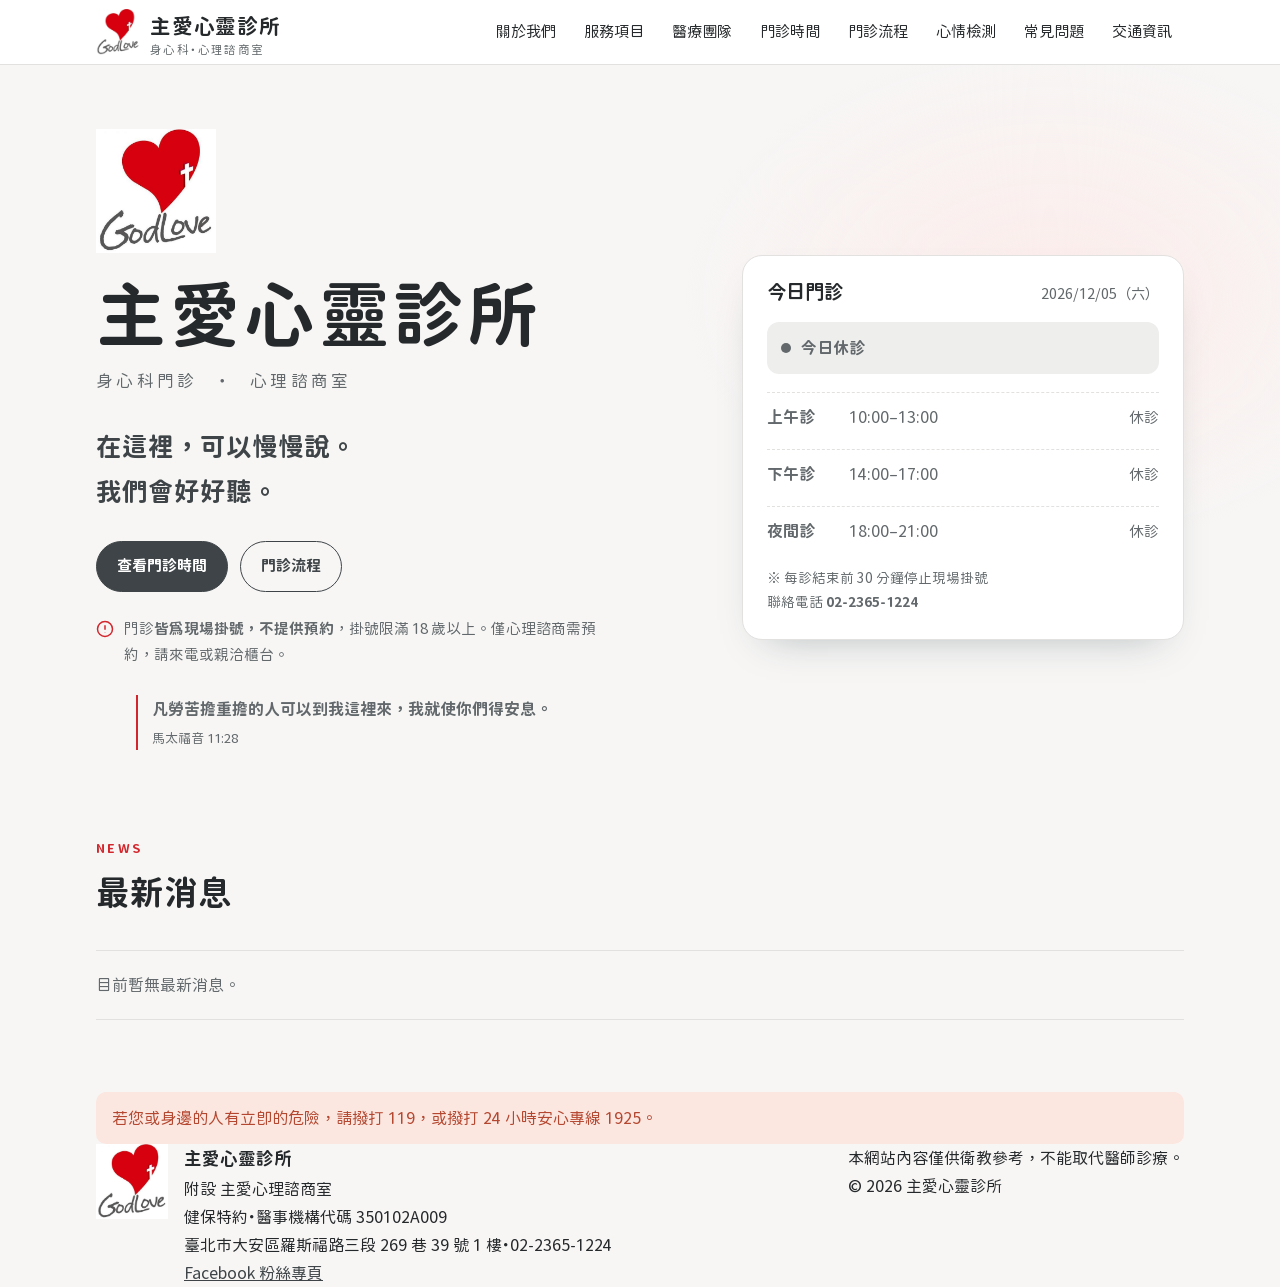
<file: index.html>
<!doctype html>
<html lang="zh-Hant-TW">
<head>
<meta charset="utf-8">
<meta name="viewport" content="width=device-width, initial-scale=1, viewport-fit=cover">
<title>主愛心靈診所</title>
<meta name="description" content="主愛心靈診所｜身心科門診・心理諮商室。門診現場掛號，掛號限滿 18 歲以上。">
<link rel="canonical" href="https://godloveclinic.github.io/">
<link rel="icon" href="/favicon.ico" sizes="48x48">
<link rel="icon" href="/favicon-192.png" type="image/png" sizes="192x192">
<link rel="apple-touch-icon" href="/apple-touch-icon.png">
<link rel="preload" href="fonts/gensen-r.woff2" as="font" type="font/woff2" crossorigin>
<link rel="preload" href="fonts/gensen-b.woff2" as="font" type="font/woff2" crossorigin>
<link rel="stylesheet" href="style.css">
<meta property="og:site_name" content="主愛心靈診所">
<meta property="og:title" content="主愛心靈診所">
<meta property="og:description" content="主愛心靈診所｜身心科門診・心理諮商室。門診現場掛號，掛號限滿 18 歲以上。">
<meta property="og:url" content="https://godloveclinic.github.io/">
<script type="application/ld+json">
{
 "@context": "https://schema.org",
 "@type": "MedicalClinic",
 "name": "主愛心靈診所",
 "alternateName": [
  "God Love Clinic",
  "主愛心靈診所 GodLove"
 ],
 "url": "https://godloveclinic.github.io/",
 "image": "https://godloveclinic.github.io/godlove-logo.png",
 "logo": "https://godloveclinic.github.io/godlove-logo.png",
 "description": "台北市大安區身心科診所，附設主愛心理諮商室。門診皆為現場掛號，掛號限滿 18 歲以上。",
 "telephone": "+886-2-2365-1224",
 "faxNumber": "+886-2-2363-1224",
 "address": {
  "@type": "PostalAddress",
  "streetAddress": "羅斯福路三段269巷39號1樓",
  "addressLocality": "大安區",
  "addressRegion": "臺北市",
  "postalCode": "106",
  "addressCountry": "TW"
 },
 "geo": {
  "@type": "GeoCoordinates",
  "latitude": 25.0202207,
  "longitude": 121.5311466
 },
 "hasMap": "https://www.google.com/maps/search/?api=1&query=%E4%B8%BB%E6%84%9B%E5%BF%83%E9%9D%88%E8%A8%BA%E6%89%80&query_place_id=ChIJBR7hWYmpQjQRoReSRJ0greA",
 "medicalSpecialty": "Psychiatric",
 "availableService": [
  {
   "@type": "MedicalTherapy",
   "name": "身心科門診"
  },
  {
   "@type": "MedicalTherapy",
   "name": "心理諮商"
  }
 ],
 "openingHoursSpecification": [
  {
   "@type": "OpeningHoursSpecification",
   "dayOfWeek": [
    "Monday",
    "Wednesday",
    "Friday"
   ],
   "opens": "10:00",
   "closes": "13:00"
  },
  {
   "@type": "OpeningHoursSpecification",
   "dayOfWeek": [
    "Monday",
    "Tuesday",
    "Wednesday",
    "Thursday",
    "Friday"
   ],
   "opens": "14:00",
   "closes": "17:00"
  },
  {
   "@type": "OpeningHoursSpecification",
   "dayOfWeek": [
    "Tuesday",
    "Thursday"
   ],
   "opens": "18:00",
   "closes": "21:00"
  }
 ],
 "employee": [
  {
   "@type": "Person",
   "name": "吳佳憬",
   "jobTitle": "院長・精神科專科醫師"
  },
  {
   "@type": "Person",
   "name": "劉姮戀",
   "jobTitle": "諮商心理師"
  }
 ],
 "sameAs": [
  "https://www.facebook.com/godloveclinic"
 ]
}
</script>
<script type="application/ld+json">
{
 "@context": "https://schema.org",
 "@type": "WebSite",
 "name": "主愛心靈診所",
 "alternateName": [
  "God Love Clinic",
  "GodLove"
 ],
 "url": "https://godloveclinic.github.io/"
}
</script>
</head>
<body>

<header class="top">
  <div class="wrap">
    <a class="brand" href="index.html" aria-label="主愛心靈診所 首頁">
      <img class="logo" src="godlove-logo.png" alt="" width="44" height="45">
      <span><b>主愛心靈診所</b><small>身心科・心理諮商室</small></span>
    </a>
    <button class="menu-btn" id="menuBtn" aria-expanded="false" aria-controls="mainNav">選單</button>
    <nav class="main" id="mainNav" aria-label="主選單">
      <a href="about.html">關於我們</a>
      <a href="services.html">服務項目</a>
      <a href="team.html">醫療團隊</a>
      <a href="schedule.html">門診時間</a>
      <a href="first.html">門診流程</a>
      <a href="check.html">心情檢測</a>
      <a href="faq.html">常見問題</a>
      <a href="contact.html">交通資訊</a>
    </nav>
  </div>
</header>

<main id="top">
<section class="hero">
  <div class="wrap">
    <div>
      <img class="logo hero-logo" src="godlove-logo.png" alt="主愛心靈診所 GodLove 標誌" width="120" height="130">
      <h1>主愛心靈診所</h1>
      <p class="sub">身心科門診　・　心理諮商室</p>
      <p class="tagline">在這裡，可以慢慢說。<br>我們會好好聽。</p>
      <div class="ctas">
        <a class="btn" href="schedule.html">查看門診時間</a>
        <a class="btn ghost" href="first.html">門診流程</a>
      </div>
      <p class="notice">
        <svg width="18" height="18" viewBox="0 0 24 24" fill="none" stroke="currentColor" stroke-width="2" aria-hidden="true"><circle cx="12" cy="12" r="10"/><path d="M12 7v6M12 16.5v.5"/></svg>
        <span>門診<strong>皆為現場掛號，不提供預約</strong>，掛號限滿 18 歲以上。僅心理諮商需預約，請來電或親洽櫃台。</span>
      </p>
      <blockquote class="verse">凡勞苦擔重擔的人可以到我這裡來，我就使你們得安息。<cite>馬太福音 11:28</cite></blockquote>
    </div>

    <aside class="today" aria-live="polite">
      <div class="today-head">
        <h3>今日門診</h3>
        <span id="todayDate">—</span>
      </div>
      <div class="status closed" id="status"><span class="dot"></span><span id="statusText">讀取中</span></div>
      <ul class="sess" id="todaySess"></ul>
      <p class="reg">※ 每診結束前 30 分鐘停止現場掛號<br>聯絡電話 <strong id="heroPhone"></strong></p>
    </aside>
  </div>
</section>

<section id="news" style="padding-top:0">
  <div class="wrap">
    <div class="sec-head">
      <span class="eyebrow">NEWS</span>
      <h2>最新消息</h2>
    </div>
    <ul class="news">
      <!-- 有新公告時，在這裡加入 <li><time>日期</time><span class="tag">分類</span><span>標題</span></li> -->
    </ul>
    <p class="news-empty">目前暫無最新消息。</p>
  </div>
</section>

</main>

<footer>
  <div class="wrap">
    <p class="urgent">若您或身邊的人有立即的危險，請撥打 119，或撥打 24 小時安心專線 1925。</p>
    <div class="row">
      <div style="display:flex;gap:16px;align-items:flex-start"><img class="logo foot-logo" src="godlove-logo.png" alt="" width="72" height="78"><div><b>主愛心靈診所</b><br>附設 主愛心理諮商室<br>健保特約・醫事機構代碼 350102A009<br>臺北市大安區羅斯福路三段 269 巷 39 號 1 樓・02-2365-1224<br><a href="https://www.facebook.com/godloveclinic" target="_blank" rel="noopener">Facebook 粉絲專頁</a></div></div>
      <div>本網站內容僅供衛教參考，不能取代醫師診療。<br>© 2026 主愛心靈診所</div>
    </div>
  </div>
</footer>

<script src="site.js"></script>

</body>
</html>
</file>
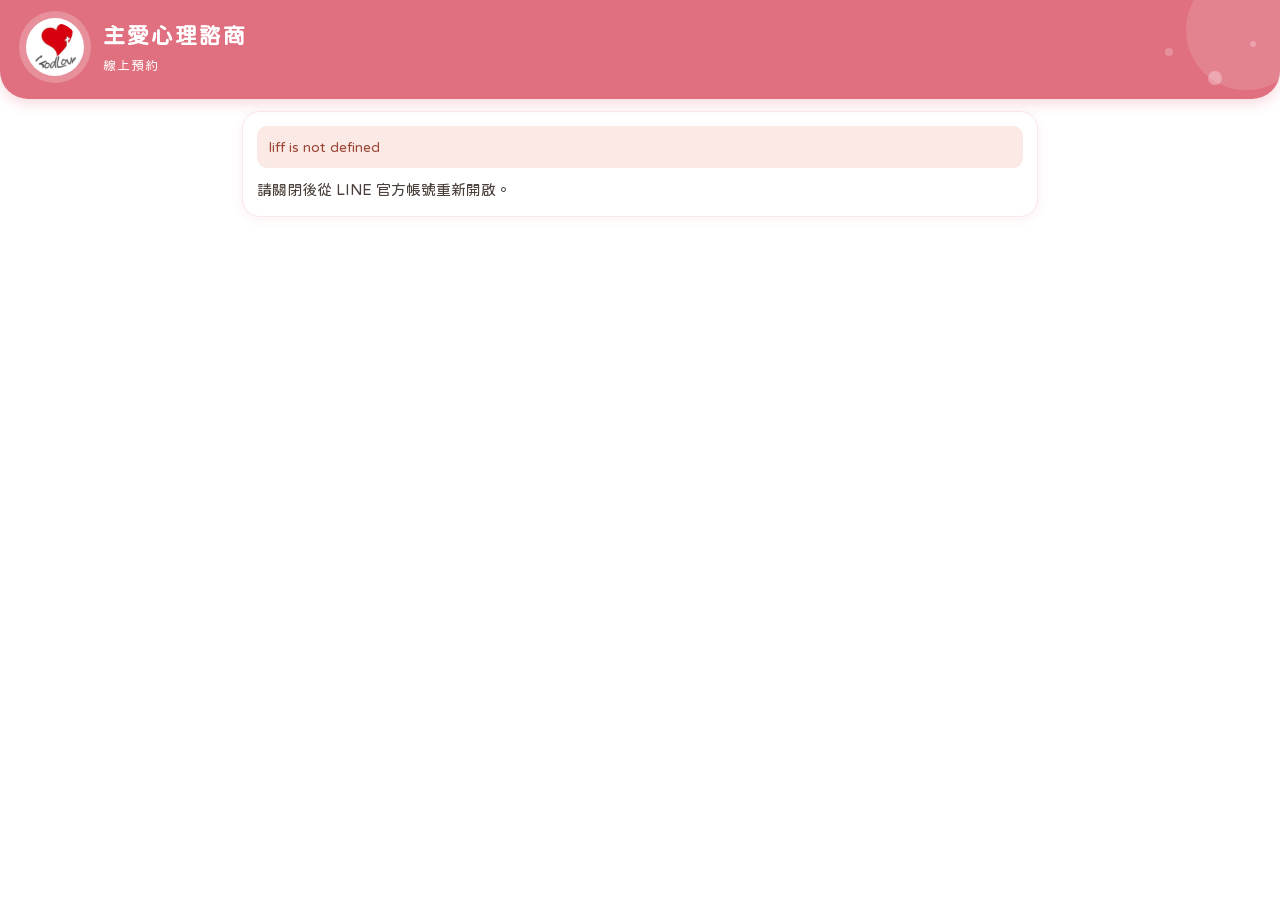
<file: booking/index.html>
<!DOCTYPE html>
<html lang="zh-Hant">
<head>
<meta charset="UTF-8">
<meta name="robots" content="noindex, nofollow">
<meta name="viewport" content="width=device-width, initial-scale=1, viewport-fit=cover">
<title>主愛心理諮商｜預約</title>
<link rel="icon" href="favicon.png">
<link rel="preconnect" href="https://script.google.com">
<link rel="preconnect" href="https://script.googleusercontent.com" crossorigin>
<link rel="preload" href="huninn-sub-v1.woff2" as="font" type="font/woff2" crossorigin>
<style>@font-face{font-family:"Huninn";src:url(huninn-sub-v1.woff2) format("woff2");font-display:swap}</style>
<script src="https://static.line-scdn.net/liff/edge/2/sdk.js" charset="utf-8"></script>
<style>

:root{--bg:#f4efe6;--card:#fff;--ink:#3d3a35;--mute:#8a8378;--line:#e6ddcd;--main:#7a9e7e;--main-d:#5f8463;--soft:#eef4ee;--warn:#c96f5b;--gold:#c9952e;--chat:#8cabd9;--bub:#fff;--me:#a6e27a}
*{box-sizing:border-box;-webkit-tap-highlight-color:transparent}
html,body{margin:0;height:100%}
body{background:var(--bg);color:var(--ink);font-family:-apple-system,"PingFang TC","Noto Sans TC","Microsoft JhengHei",sans-serif;font-size:15px;line-height:1.5;padding:env(safe-area-inset-top) env(safe-area-inset-right) env(safe-area-inset-bottom) env(safe-area-inset-left)}
button,input,select,textarea{font-family:inherit;font-size:inherit;color:inherit}
.top{position:sticky;top:0;z-index:20;background:#3d3a35;color:#fff;padding:9px 12px 8px}
.top .row{display:flex;align-items:center;gap:8px;flex-wrap:wrap}
.clock{font-size:17px;font-weight:700;letter-spacing:.5px}
.clock small{font-weight:400;opacity:.7;font-size:12px;margin-left:4px}
.tb{border:0;border-radius:8px;padding:6px 10px;background:#5a564f;color:#fff;font-size:13px}
.tb.hl{background:var(--gold)}
.quota{font-size:12px;opacity:.85;margin-top:5px;display:flex;gap:10px;flex-wrap:wrap}
.quota b{color:#ffd57a}
.tabs{display:flex;background:#fff;border-bottom:1px solid var(--line);position:sticky;top:var(--toph,74px);z-index:15;overflow-x:auto}
.tabs button{flex:1 0 auto;border:0;background:none;padding:11px 10px;font-size:14px;color:var(--mute);border-bottom:3px solid transparent;white-space:nowrap;position:relative}
.tabs button.on{color:var(--main-d);border-bottom-color:var(--main);font-weight:700}
.dot{display:inline-block;min-width:17px;height:17px;border-radius:9px;background:var(--warn);color:#fff;font-size:11px;line-height:17px;padding:0 4px;margin-left:3px;vertical-align:1px}
main{padding:12px;max-width:760px;margin:0 auto}
.card{background:var(--card);border-radius:12px;padding:14px;margin-bottom:12px;box-shadow:0 1px 3px rgba(60,50,30,.07)}
.card h3{margin:0 0 10px;font-size:15px}
.hint{font-size:12px;color:var(--mute)}
.chips{display:flex;gap:6px;flex-wrap:wrap;margin-bottom:10px}
.chip{border:1.5px solid var(--line);background:#fff;border-radius:20px;padding:5px 12px;font-size:13px}
.chip.on{border-color:var(--main);background:var(--soft);color:var(--main-d);font-weight:700}
/* LINE 聊天 */
.phone{background:var(--chat);border-radius:16px;overflow:hidden;display:flex;flex-direction:column;height:min(560px,calc(100vh - 230px));min-height:380px}
.phone .bar{background:#2c3e57;color:#fff;padding:10px 12px;font-weight:700;font-size:14px;display:flex;justify-content:space-between}
.msgs{flex:1;overflow-y:auto;padding:10px}
.m{display:flex;margin:8px 0;gap:6px;align-items:flex-end}
.m.me{justify-content:flex-end}
.av{width:30px;height:30px;border-radius:50%;background:var(--main);color:#fff;font-size:12px;display:flex;align-items:center;justify-content:center;flex:0 0 30px}
.b{max-width:78%;background:var(--bub);border-radius:16px;padding:8px 11px;white-space:pre-wrap;word-break:break-word;font-size:14px}
.me .b{background:var(--me)}
.t{font-size:10px;color:#eef;white-space:nowrap}
.cf{background:#fff;border-radius:14px;max-width:80%;overflow:hidden}
.cf .tx{padding:10px 12px;white-space:pre-wrap;font-size:14px}
.cf .ac{display:flex;border-top:1px solid #eee}
.cf .ac button{flex:1;border:0;background:#fff;padding:10px;color:#2a6fd6;font-weight:700}
.cf .ac button+button{border-left:1px solid #eee}
.cf .ac button:disabled{color:#bbb}
.tag{font-size:10px;padding:1px 6px;border-radius:8px;margin-left:4px}
.tag.push{background:#fde7c2;color:#8a5a00}
.tag.reply{background:#d9f0da;color:#2f6b34}
.menu{display:grid;grid-template-columns:1fr 1fr;background:#fff}
.menu button{border:0;border-top:1px solid #ddd;background:#fff;padding:14px 0;font-weight:700;color:var(--main-d);font-size:15px}
.menu button+button{border-left:1px solid #ddd}
.inp{display:flex;gap:6px;padding:8px;background:#f2f2f2}
.inp input{flex:1;border:1px solid #ddd;border-radius:18px;padding:7px 12px;background:#fff}
.inp button{border:0;background:var(--main);color:#fff;border-radius:18px;padding:0 14px}
/* 預約頁 (LIFF) */
.liff{position:fixed;inset:0;z-index:50;background:#faf6ef;overflow-y:auto;padding-bottom:env(safe-area-inset-bottom)}
.liff header{background:var(--main);color:#fff;padding:calc(14px + env(safe-area-inset-top)) 16px 14px;display:flex;justify-content:space-between;align-items:center;position:sticky;top:0;z-index:2}
.liff header h2{margin:0;font-size:18px}
.liff header button{border:0;background:rgba(255,255,255,.25);color:#fff;border-radius:50%;width:32px;height:32px;font-size:16px}
.liff .wrap{padding:14px;max-width:520px;margin:0 auto}
.ltabs{display:flex;background:#fff;border-radius:10px;overflow:hidden;margin-bottom:12px;border:1px solid var(--line)}
.ltabs button{flex:1;border:0;background:#fff;padding:10px;color:var(--mute)}
.ltabs button.on{background:var(--soft);color:var(--main-d);font-weight:700}
.step{font-size:13px;color:var(--main-d);font-weight:700;margin:0 0 9px}
.dates{display:flex;gap:7px;overflow-x:auto;padding-bottom:3px}
.date{flex:0 0 60px;border:1.5px solid var(--line);border-radius:11px;padding:7px 0;text-align:center;background:#fff}
.date b{display:block;font-size:16px}.date small{font-size:11px;color:var(--mute)}
.date.on{border-color:var(--main);background:var(--soft)}
.times{display:grid;grid-template-columns:repeat(3,1fr);gap:7px}
.time{border:1.5px solid var(--line);border-radius:10px;padding:10px 0;background:#fff;font-size:15px}
.time.on{border-color:var(--main);background:var(--main);color:#fff;font-weight:700}
label{display:block;font-size:13px;color:var(--mute);margin:10px 0 4px}
.f{width:100%;border:1.5px solid var(--line);border-radius:10px;padding:10px 11px;background:#fff}
.f:focus{outline:none;border-color:var(--main)}
.radios{display:flex;gap:7px}
.radios button{flex:1;border:1.5px solid var(--line);border-radius:10px;padding:9px 0;background:#fff}
.radios button.on{border-color:var(--main);background:var(--soft);color:var(--main-d);font-weight:700}
.btn{display:block;width:100%;border:0;border-radius:11px;padding:13px;font-size:16px;font-weight:700;background:var(--main);color:#fff}
.btn:disabled{background:#c9c3b8}
.btn.ghost{background:#fff;color:var(--main-d);border:1.5px solid var(--main)}
.btn.sm{display:inline-block;width:auto;padding:8px 14px;font-size:14px}
.err{background:#fbe9e5;color:#9b4636;border-radius:10px;padding:10px 12px;font-size:14px;margin-bottom:10px}
.ok{background:var(--soft);color:var(--main-d);border-radius:10px;padding:10px 12px;font-size:14px;margin-bottom:10px}
.summary{background:var(--soft);border-radius:10px;padding:10px;margin-bottom:10px}
.bk{display:flex;align-items:center;gap:10px}
.bk .info{flex:1}
.badge{display:inline-block;font-size:11px;border-radius:20px;padding:1px 8px;margin-left:5px;vertical-align:1px}
.st-待確認{background:#fbf1dc;color:#9a6d12}.st-已確認{background:var(--soft);color:var(--main-d)}
.st-已取消,.st-已婉拒{background:#eee;color:#888}.st-已完成{background:#e1ecf7;color:#2f5f8f}.st-未到{background:#fbe2dd;color:#a1452f}
.cancel{border:1.5px solid var(--line);background:#fff;border-radius:9px;padding:7px 11px;font-size:13px;color:var(--warn);white-space:nowrap}
.cancel.sure{background:var(--warn);color:#fff;border-color:var(--warn)}
.done{text-align:center;padding:26px 8px}.done .ic{font-size:50px}.done h2{margin:6px 0}
/* 試算表 */
.tbl{width:100%;border-collapse:collapse;font-size:13px}
.tbl th{background:#f3ead8;text-align:left;padding:7px 6px;font-weight:700;white-space:nowrap}
.tbl td{border-top:1px solid var(--line);padding:7px 6px;vertical-align:middle}
.tbl tr.clash td{background:#fde2e1}
.tbl tr.past td{opacity:.55}
.tbl select{border:1px solid var(--line);border-radius:6px;padding:3px;background:#fff;font-size:13px}
.scroll{overflow-x:auto}
.grid2{display:grid;grid-template-columns:1fr 1fr;gap:8px}
.grid2 .full{grid-column:1/-1}
.week{display:grid;grid-template-columns:repeat(7,1fr);gap:5px}
.week .col{background:#faf6ef;border-radius:8px;padding:5px 3px;text-align:center;min-height:60px}
.week .col b{display:block;font-size:13px;margin-bottom:3px}
.slot{display:block;width:100%;border:0;border-radius:6px;background:var(--soft);color:var(--main-d);font-size:12px;padding:3px 0;margin:3px 0}
.addslot{display:flex;gap:6px;margin-top:8px;flex-wrap:wrap}
.addslot select,.addslot input{border:1.5px solid var(--line);border-radius:8px;padding:7px;background:#fff}
.set{display:flex;justify-content:space-between;align-items:center;padding:9px 0;border-top:1px solid var(--line);gap:10px}
.set:first-of-type{border-top:0}
.set input,.set select{width:110px;border:1.5px solid var(--line);border-radius:8px;padding:6px;background:#fff;text-align:right}
.log{font-size:12px;max-height:340px;overflow-y:auto}
.log div{border-top:1px dashed var(--line);padding:5px 0}
.log span{color:var(--mute);margin-right:6px}
.toast{position:fixed;left:50%;bottom:calc(20px + env(safe-area-inset-bottom));transform:translateX(-50%);background:#3d3a35;color:#fff;padding:10px 16px;border-radius:12px;font-size:14px;z-index:99;max-width:90%;box-shadow:0 4px 14px rgba(0,0,0,.25);transition:opacity .3s}
.guide ol{margin:0;padding-left:20px}.guide li{margin:5px 0}
.hide{display:none!important}

/* 時段表（像電影院劃位：綠=可預約、紅=已被預約、灰=未開放） */
.legend{display:flex;gap:12px;font-size:12px;color:var(--mute);margin-bottom:8px}
.legend i{display:inline-block;width:12px;height:12px;border-radius:3px;margin-right:4px;vertical-align:-1px}
.sec{margin-top:10px}
.sec:first-of-type{margin-top:0}
.sec .sn{font-size:13px;font-weight:700;color:var(--ink);margin-bottom:6px}
.sgrid{display:grid;grid-template-columns:repeat(5,1fr);gap:6px}
.sl{border:0;border-radius:9px;padding:7px 0 6px;font-size:14px;font-weight:700;line-height:1.2}
.sl small{display:block;font-size:10px;font-weight:400;opacity:.85}
.delb{border:0;background:none;font-size:16px;padding:4px 6px;opacity:.6}.delb:active{opacity:1}
.sl.ok{background:#3f9d5d;color:#fff}
.sl.ok.on{background:#1f6b3a;box-shadow:0 0 0 3px #bfe3c9}
.sl.busy{background:#d9443a;color:#fff;opacity:.88}
.sl.no{background:#dcd8d2;color:#8c867d}
.sl.no.on{background:#8c867d;color:#fff;box-shadow:0 0 0 3px #e6e2db}
.durs{display:flex;gap:7px}
.durs button{flex:1;border:1.5px solid var(--line);border-radius:10px;padding:9px 0;background:#fff}
.durs button.on{border-color:var(--main);background:var(--soft);color:var(--main-d);font-weight:700}
.date.full{opacity:.45}
.date .cnt{font-size:10px;color:#2c7a47;display:block}
.date.full .cnt{color:#8c867d}
/* 諮商師開放時段 */
.blk{display:grid;grid-template-columns:repeat(3,1fr);gap:7px}
.bk2{border:2px solid #dcd8d2;border-radius:11px;padding:9px 4px;background:#ecebe8;text-align:center;font-size:14px}
.bk2 b{display:block;font-size:15px}
.bk2 small{display:block;font-size:11px;color:var(--mute);min-height:15px}
.bk2.open{border-color:#3f9d5d;background:#e3f3e8}
.bk2.open small{color:#2c7a47;font-weight:700}
.bk2.has{border-color:#d9443a;background:#fde8e6}
.bk2.has small{color:#a1271e}
.rowbtn{display:flex;gap:7px;flex-wrap:wrap;margin-top:12px}
.rowbtn .btn{flex:1}
.date .od{font-size:10px;color:var(--main-d);display:block}

.cf .acv{display:flex;flex-direction:column;border-top:1px solid #eee}
.cf .acv button{border:0;border-top:1px solid #eee;background:#fff;padding:10px;color:#2a6fd6;font-weight:700;font-size:14px}
.cf .acv button:first-child{border-top:0}
.cf .acv button:disabled{color:#bbb}

.sl.orig{background:#f3c76b;color:#6b4a00}

/* 預約表（週表）／清冊 */
#pbar{position:fixed;top:0;left:0;height:3px;width:0;background:var(--main);z-index:999;opacity:0;pointer-events:none}
.stale{font-size:13px;color:var(--main-d);background:#fff;border-radius:10px;padding:8px 12px;margin:0 0 10px;display:flex;align-items:center;gap:8px}
.stale .spin{width:14px;height:14px;border-width:2px;margin:0}
.live{font-size:12px;color:var(--main-d);margin:-2px 0 10px;display:flex;align-items:center;gap:6px}
.ldot{width:8px;height:8px;border-radius:50%;background:#3cb371;box-shadow:0 0 0 3px #d6f0de;animation:lp 1.6s infinite}
@keyframes lp{50%{opacity:.4}}
.wknav{display:flex;align-items:center;gap:8px;flex-wrap:wrap}
.wknav b{flex:1;text-align:center}
.wkday h3{display:flex;align-items:center;gap:6px}
.wkday.today{box-shadow:0 0 0 2px var(--gold)}
.wksecs{display:grid;grid-template-columns:1fr;gap:10px}
@media(min-width:700px){.wksecs{grid-template-columns:1fr 1fr}}
.ftbl{width:100%;border-collapse:collapse;font-size:13px;border:1.5px solid #3d3a35}
.ftbl th{background:#fff35c;padding:5px 4px;font-weight:700;border:1px solid #3d3a35;font-size:12px;line-height:1.2}
.ftbl td{border:1px solid #bdb5a6;padding:5px;vertical-align:middle}
.ftbl td.tl{text-align:center;font-weight:700}
.ftbl td.c{width:56px;text-align:center}
.ftbl th:nth-child(3),.ftbl th:nth-child(4){width:56px}
.ftbl td.c>div{min-height:22px}
.ftbl tr.closed td{background:#f1eee8}
.dn{border:1px solid var(--main);background:#fff;color:var(--main-d);border-radius:14px;padding:3px 6px;font-size:12px;font-family:inherit;line-height:1.2;white-space:nowrap}
.dn.on{background:var(--main);color:#fff}
.acts{display:flex;gap:6px;flex-wrap:wrap;margin-top:6px;align-items:center}
.acts .dn{font-size:13px;padding:5px 11px;border-radius:16px}
.dn.pri{background:var(--gold,#d9a441);border-color:var(--gold,#d9a441);color:#fff;font-weight:700}
.ftbl td.who-c{padding:8px 8px}
.ftbl input[type=checkbox]{width:18px;height:18px}
.who{margin:2px 0}
.who.leave b{text-decoration:line-through;color:#a1452f}
.who.cont{color:var(--mute);font-size:12px}
.pill{display:inline-block;font-size:10px;border-radius:8px;padding:1px 6px;margin:2px 3px 0 0}
.pill.red{background:#fbe2dd;color:#a1452f}
.pill.gold{background:#fbf1dc;color:#8a5a00}
.pill.done{background:#e1ecf7;color:#2f5f8f}
.ftbl td.tl{width:58px;padding:6px 2px;font-size:15px;line-height:1.15;font-variant-numeric:tabular-nums;letter-spacing:.2px;white-space:nowrap}
.ftbl td.tl i{display:block;font-style:normal;color:#9a948a;font-size:12px;line-height:1}
.who.tapme{cursor:pointer}
.qa{width:100%;border:1.5px dashed #6fbf8a;background:#f3fbf5;color:#2f7d4a;border-radius:9px;padding:7px 0;font-size:13px;font-weight:700}
.seg{display:flex;gap:6px;margin:6px 0}.seg button{flex:1;border:1.5px solid var(--line);border-radius:10px;padding:8px 0;background:#fff}.seg button.on{border-color:var(--main);background:var(--soft);color:var(--main-d);font-weight:700}
.durs button:disabled{background:#eee9e1;color:#a8a296}
.who .mini{margin-top:2px;font-size:13px}
.dtbox{max-height:90vh;overflow-y:auto}
.dtbox .row{display:flex;justify-content:space-between;gap:10px;padding:7px 0;border-bottom:1px dashed var(--line);font-size:14px}
.dtbox .row span:first-child{color:#8a847a;white-space:nowrap}
.dtbox .acts{margin:12px 0 4px}
.pr{display:inline-block;font-size:11px;font-weight:700;border-radius:8px;padding:1px 7px;margin:2px 3px 0 0;white-space:nowrap}
.pr.p0{background:#dff1e3;color:#2e7d43}.pr.p1{background:#dde9fb;color:#2459a8}.pr.p2{background:#fde6d2;color:#b4560f}.pr.p3{background:#ece2f7;color:#6b3fa0}
.pr.none{background:#eee;color:#888;font-weight:400}
.ptap{cursor:pointer;border-bottom:1px dashed var(--main)}
.mask{position:fixed;inset:0;background:rgba(0,0,0,.35);display:flex;align-items:flex-end;justify-content:center;z-index:50}
.sheetbox{background:#fff;width:100%;max-width:480px;border-radius:16px 16px 0 0;padding:18px 16px 24px;box-shadow:0 -4px 20px rgba(0,0,0,.15)}
.sheetbox h3{margin:0 0 4px}.sheetbox .opts{display:grid;grid-template-columns:1fr 1fr;gap:8px;margin:12px 0}
.sheetbox .opts button{padding:12px 6px;border-radius:10px;border:2px solid var(--line);background:#fff;font-size:15px;font-weight:700}
.sheetbox .opts button.on{border-color:var(--main);background:#fff0f2}
.sheetbox label.rd{display:flex;align-items:center;gap:8px;padding:6px 0;font-size:14px}
.stats{display:grid;grid-template-columns:repeat(5,1fr);gap:6px;margin-bottom:12px}
.stats div{background:#fff;border-radius:10px;padding:8px 4px;text-align:center;font-size:11px;color:var(--mute)}
.stats b{display:block;font-size:19px;color:var(--ink)}
.tbl tr.dead td{color:#aaa;text-decoration:line-through}
.tbl td.c{text-align:center}

header.top2{background:var(--main);color:#fff;padding:calc(16px + env(safe-area-inset-top)) 18px 14px}
header.top2 h1{margin:0;font-size:20px;letter-spacing:1px}
header.top2 p{margin:3px 0 0;font-size:13px;opacity:.9}
#app{padding:12px;max-width:820px;margin:0 auto}
.toast{white-space:pre-line}
.loading{text-align:center;color:var(--mute);padding:60px 0}
.spin{width:30px;height:30px;border:3px solid var(--line);border-top-color:var(--main);border-radius:50%;margin:0 auto 12px;animation:sp .8s linear infinite}
@keyframes sp{to{transform:rotate(360deg)}}
button{transition:transform .08s,filter .08s}
button:not(:disabled):active{transform:scale(.94);filter:brightness(.88)}
button.ld{position:relative;color:transparent!important;pointer-events:none}
button.ld::after{content:'';position:absolute;left:50%;top:50%;width:14px;height:14px;margin:-9px 0 0 -9px;border:2px solid var(--main);border-top-color:transparent;border-radius:50%;animation:sp .7s linear infinite}
.btn.ld::after{border-color:#fff;border-top-color:transparent}
#busy{position:fixed;inset:0;z-index:98;background:rgba(255,255,255,.45);display:none;align-items:center;justify-content:center}
#busy.on{display:flex}
#busy .bx{background:#3d3a35;color:#fff;border-radius:14px;padding:14px 20px;font-size:15px;display:flex;align-items:center;gap:10px;box-shadow:0 6px 20px rgba(0,0,0,.25)}
#busy .bx i{width:18px;height:18px;border:3px solid #fff;border-top-color:transparent;border-radius:50%;animation:sp .7s linear infinite}
.toast.ok{background:#2f7d4a}.toast.err{background:#c0392b}
.tap{filter:brightness(.8)!important;transform:scale(.93)!important;transition:none!important;box-shadow:0 0 0 4px rgba(207,77,102,.28)!important}
.dn.tap,.chip.tap,.cancel.tap,.slot.tap,.sl.tap,.date.tap,.qa.tap,.bk2.tap,.delb.tap{background:var(--main)!important;color:#fff!important;border-color:var(--main)!important;filter:none!important}
.who.tapme.tap,.ptap.tap,label.tap{transform:none!important;background:rgba(207,77,102,.14)!important;border-radius:6px}
.who.tapme{transition:background .15s}
/* 圓體字型檔只收了常用字，個案姓名、備註等會變動的文字改用系統字型，避免兩種字型混在一起字距跑掉 */
.who,.who b,.ptap,.dtbox h3,.dtbox .row span:last-child,.bk .info,.mini,input,textarea,select,option{font-family:"PingFang TC","Noto Sans TC","Microsoft JhengHei",sans-serif}
.rip{position:fixed;z-index:120;width:56px;height:56px;margin:-28px 0 0 -28px;border-radius:50%;background:rgba(207,77,102,.35);pointer-events:none;animation:rip .45s ease-out forwards}
@keyframes rip{from{transform:scale(.3);opacity:1}to{transform:scale(1.6);opacity:0}}


/* ===== 美化：粉圓字體、柔和暖色、診所 LOGO ===== */
:root{--bg:#fff;--card:#fff;--ink:#4a3f3a;--mute:#9a8c80;--line:#f4dde0;--main:#ee7388;--main-d:#cf4d66;--soft:#fff0f2;--warn:#e0604f;--gold:#e8a93b;--heart:#e5584a}
body{font-family:"Huninn","jf-openhuninn","PingFang TC","Noto Sans TC","Microsoft JhengHei",sans-serif;line-height:1.6}
b,strong,h1,h2,h3,button,th{font-synthesis:weight}
header.top2{display:flex;align-items:center;gap:16px;background:#e0707f;padding:calc(18px + env(safe-area-inset-top)) 20px 22px;border-radius:0 0 28px 28px;box-shadow:0 4px 14px rgba(224,112,127,.28);position:relative;overflow:hidden}
header.top2::after{content:"";position:absolute;right:-26px;top:-30px;width:120px;height:120px;border-radius:50%;background:rgba(255,255,255,.13)}
header.top2::before{content:"";position:absolute;right:58px;bottom:14px;width:14px;height:14px;border-radius:50%;background:rgba(255,255,255,.3);box-shadow:-46px -26px 0 -3px rgba(255,255,255,.22),38px -34px 0 -4px rgba(255,255,255,.25),84px 4px 0 -5px rgba(255,255,255,.2)}
header.top2 .logo{width:58px;height:58px;border-radius:50%;background:#fff;padding:5px;box-shadow:0 0 0 7px rgba(255,255,255,.22);margin:0 3px 0 6px;flex:none;object-fit:contain;position:relative;z-index:1}
header.top2 h1{font-size:22px;letter-spacing:2px;position:relative;z-index:1}
header.top2 p{font-size:13px;letter-spacing:1px;opacity:.95;position:relative;z-index:1}
.card{border-radius:18px;box-shadow:0 2px 12px rgba(230,120,140,.12);border:1px solid #fbe6e9}
.chip{border-radius:22px;padding:6px 14px;border-color:#f4dde0}
.chip.on{background:var(--main);border-color:var(--main);color:#fff}
.ltabs{border-radius:16px;border-color:#f4dde0;box-shadow:0 1px 6px rgba(230,120,140,.1)}
.ltabs button.on{background:var(--main);color:#fff}
.date{border-radius:16px;border-color:#f4dde0}
.date.on{background:var(--soft);border-color:var(--main);box-shadow:0 0 0 2px rgba(238,115,136,.25)}
.durs button,.radios button{border-radius:14px}
.btn{border-radius:16px;box-shadow:0 3px 0 rgba(207,77,102,.4);padding:14px}
.btn:active{transform:translateY(2px);box-shadow:0 1px 0 rgba(207,77,102,.4)}
.btn.ghost{box-shadow:none}
.sl{border-radius:12px}
.bk2{border-radius:14px}
.f{border-radius:14px}
.step{font-size:14px;letter-spacing:.5px}
.tbl th{background:#ffe98a;color:#5b4a16}
.badge{border-radius:12px}
</style>
</head>
<body>
<header class="top2"><img class="logo" src="logo.png" alt="GodLove"><div><h1 id="title">主愛心理諮商</h1><p id="sub">線上預約</p></div></header>
<div id="pbar"></div><main id="app"><div class="loading"><div class="spin"></div>載入中…</div></main>
<div class="toast hide" id="toast"></div><div id="busy"><div class="bx"><i></i><span>處理中，請稍候…</span></div></div>
<script>
/* ===== 設定：部署前請填好這兩個值 ===== */
const CONFIG = {
  LIFF_ID: '2012537637-gKDcad31',
  API_URL: 'https://script.google.com/macros/s/AKfycbzwUyrhUd_mf47BmhbaSHuGTC1F9SdZPOXflgwMqGpw_Xp4p326co8b6vPWJCYUQ44zKw/exec'
};
/* ===================================== */
// 先叫後台醒來（暖機）：和 LINE 登入同時進行，省下後台冷啟動的等待
try { fetch(CONFIG.API_URL, { method: 'POST', body: JSON.stringify({ action: 'ping' }) }).catch(function () { }); } catch (e) { }

const WD = ['日', '一', '二', '三', '四', '五', '六'];
const ACTIVE = ['待確認', '已確認'];
const SHOWN = ['待確認', '已確認', '當日請假', '已完成', '未到'];
const STATUS = ['待確認', '已確認', '已取消', '已婉拒', '當日請假', '已完成', '未到'];
const ST_OPT = [['已確認', '預約'], ['已取消', '取消'], ['未到', '未到'], ['已完成', '完成']];
const stGroup = s => ({ '待確認': '已確認', '已確認': '已確認', '已取消': '已取消', '已婉拒': '已取消', '當日請假': '未到', '未到': '未到', '已完成': '已完成' }[s] || s);
const stLabel = s => (ST_OPT.find(o => o[0] === stGroup(s)) || [0, s])[1];
const SECTIONS = [{ n: '上午', h: [10, 11, 12] }, { n: '下午', h: [14, 15, 16] }, { n: '晚上', h: [18, 19, 20] }];

let D = null, idToken = '', profileName = '', clockOff = 0, busyReq = false, STALE = false;
// 先顯示手機記住的上次畫面，背景再抓最新資料
let freshRes; const freshP = new Promise(r => freshRes = r);
const CKEY = 'gl_booking_cache_v1';
function saveCache() { try { localStorage.setItem(CKEY, JSON.stringify({ at: Date.now(), off: clockOff, D })); } catch (e) { } }
function showCache() {
  try {
    const c = JSON.parse(localStorage.getItem(CKEY) || 'null');
    if (!c || !c.D || Date.now() - c.at > 7 * 864e5) return false;
    D = c.D; clockOff = c.off || 0; STALE = true;
    document.getElementById('title').textContent = D.set.name;
    render();
    return true;
  } catch (e) { return false; }
}
const $app = () => document.getElementById('app');

/* ---------- 時間工具（台灣時間） ---------- */
const nowMs = () => Date.now() + clockOff;
const pad = n => ('0' + n).slice(-2);
const slotT = (d, t) => Date.parse(d + 'T' + t + ':00+08:00');
const TP = t => new Date(t + 8 * 3600e3);
const dstr = t => { const x = TP(t); return x.getUTCFullYear() + '-' + pad(x.getUTCMonth() + 1) + '-' + pad(x.getUTCDate()); };
const today = () => dstr(nowMs());
const addDays = (d, n) => dstr(slotT(d, '12:00') + n * 864e5);
const wdOf = d => WD[new Date(slotT(d, '12:00')).getUTCDay()];
const md = d => { const p = d.split('-'); return Number(p[1]) + '/' + Number(p[2]); };
const toMin = t => { const p = t.split(':'); return +p[0] * 60 + +p[1]; };
const m2t = m => pad(Math.floor(m / 60)) + ':' + pad(m % 60);
const durTxt = m => (m % 60 ? (m / 60).toFixed(1) : m / 60) + ' 小時';
const endOf = b => m2t(toMin(b.time) + b.dur);
const rng = b => b.time + '～' + endOf(b);
const whenTxt = b => md(b.date) + '（' + wdOf(b.date) + '）' + rng(b);
const esc = s => String(s == null ? '' : s).replace(/[&<>"']/g, c => ({ '&': '&amp;', '<': '&lt;', '>': '&gt;', '"': '&quot;', "'": '&#39;' }[c]));
const byDT = (a, b) => (a.date + a.time) < (b.date + b.time) ? -1 : 1;

/* ---------- 時段規則（與後端相同） ---------- */
const bizH = d => (D.biz[wdOf(d)] || []);
const daySections = d => SECTIONS.map(s => ({ n: s.n, h: s.h.filter(h => bizH(d).includes(h)) })).filter(s => s.h.length);
const sectionStarts = sec => { const a = sec.h[0] * 60, e = (sec.h[sec.h.length - 1] + 1) * 60, r = []; for (let m = a; m + 60 <= e; m += 30) r.push(m); return r; };
const isOpenCell = (d, m) => (D.open[d] || []).includes(Math.floor(m / 60));
function busyList(ign) {
  if (isStaff()) return D.books.filter(b => ACTIVE.includes(b.status) && b.id !== ign).concat(D.holds.map(h => ({ date: h.date, time: h.time, dur: +h.dur, hold: true })));
  return D.busy.concat(D.mine.filter(b => ACTIVE.includes(b.status) && b.id !== ign));
}
const busyAt = (d, m, ign) => busyList(ign).find(x => x.date === d && m >= toMin(x.time) && m < toMin(x.time) + +x.dur);
function slotState(d, s, dur, ign) {
  const t = today();
  if (d < t || (d === t && !D.set.sameDay) || slotT(d, m2t(s)) <= nowMs()) return 'past';
  for (let m = s; m < s + dur; m += 30) { if (!isOpenCell(d, m)) return 'closed'; if (busyAt(d, m, ign)) return 'busy'; }
  return 'ok';
}
function nextDays(n, from) { const a = []; for (let i = 0; i <= n; i++) { const d = addDays(from || today(), i); if (bizH(d).length) a.push(d); } return a; }
const bookDates = () => nextDays(D.set.days).filter(d => (d > today() || (d === today() && D.set.sameDay)) && (D.open[d] || []).some(h => slotT(d, m2t(h * 60)) > nowMs()));
const okCount = (d, dur, ign) => { let n = 0; daySections(d).forEach(s => sectionStarts(s).forEach(m => { if (slotState(d, m, dur, ign) === 'ok') n++; })); return n; };
const durOptions = () => { const a = []; for (let m = 60; m <= D.set.maxDur; m += 30) a.push(m); return a; };
const canChange = b => today() < b.date;
const canLeave = b => b.date === today() && nowMs() < slotT(b.date, endOf(b));
const finishAt = b => slotT(b.date, b.time) + b.dur * 30000;   // 諮商進行到一半才開放
const canFinish = b => (b.status === '已確認' || b.status === '待確認') && b.date === today() && nowMs() >= finishAt(b);
const finishWait = b => (b.status === '已確認' || b.status === '待確認') && b.date === today() && nowMs() < finishAt(b);
const isStaff = () => D && ['諮商師', '診所', '代班'].includes(D.role);
const canEdit = () => D && ['諮商師', '診所'].includes(D.role);

/* ---------- 連線 ---------- */
let pendingN = 0, busyN = 0, busyT = null, lastBtn = null, lastBtnAt = 0, acting = false, actSeq = 0;
document.addEventListener('pointerdown', e => {
  const b = e.target.closest && e.target.closest('button'); if (b) { lastBtn = b; lastBtnAt = Date.now(); }
  const t = e.target.closest && e.target.closest('button:not(:disabled),.who.tapme,.ptap,label.rd');   // 所有可以按的東西，按下去一定閃一下
  if (t) { t.classList.add('tap'); setTimeout(() => t.classList.remove('tap'), 260); ripple(e.clientX, e.clientY); }
}, true);
/* 很多按鈕按下去畫面會馬上換掉（關閉、改約、修改…），按鈕本身的效果會來不及看到，
   所以在手指按的位置另外畫一圈漣漪，畫面換掉也看得到；按鈕動作照常立刻執行，不延遲。 */
function ripple(x, y) {
  const r = document.createElement('div'); r.className = 'rip'; r.style.left = x + 'px'; r.style.top = y + 'px';
  document.body.appendChild(r); setTimeout(() => r.remove(), 450);
}
document.addEventListener('touchstart', () => { }, { passive: true });   // 讓 iPhone 的按下效果正常顯示
let ldBtn = null;
function busy(d) {
  busyN = Math.max(0, busyN + d);
  const el = document.getElementById('busy'); if (!el) return;
  clearTimeout(busyT);
  if (busyN) {
    el.classList.add('on');
    if (d > 0 && busyN === 1 && !ldBtn && lastBtn && Date.now() - lastBtnAt < 2000 && document.contains(lastBtn)) { ldBtn = lastBtn; ldBtn.classList.add('ld'); }
  } else busyT = setTimeout(() => { if (!busyN) { el.classList.remove('on'); if (ldBtn) { ldBtn.classList.remove('ld'); ldBtn = null; } } }, 120);
}
function bar(on) {
  const e = document.getElementById('pbar'); if (!e) return;
  if (on) { e.style.transition = 'none'; e.style.width = '0'; e.style.opacity = '1'; void e.offsetWidth; e.style.transition = 'width 8s cubic-bezier(.1,.8,.3,1)'; e.style.width = '85%'; }
  else { e.style.transition = 'width .2s'; e.style.width = '100%'; setTimeout(() => { if (!pendingN) e.style.opacity = '0'; }, 250); }
}
async function api(action, extra) {
  if (action !== 'init') await freshP;
  const mut = action !== 'init';
  const blk = mut && action !== 'setOpen';   // 開放時段是背景自動存，不擋畫面
  if (mut && ++pendingN === 1) bar(true);
  if (blk) busy(1);
  try {
    const r = await fetch(CONFIG.API_URL, { method: 'POST', body: JSON.stringify(Object.assign({ action, idToken, displayName: profileName }, extra || {})) });
    const j = await r.json();
    if (!j.ok && /登入已過期/.test(j.error || '') && relogin()) throw new Error('正在重新登入 LINE…');
    if (!j.ok) throw new Error(j.error || '發生錯誤，請稍後再試');
    if (action === 'init') { try { sessionStorage.removeItem('gl_relogin'); } catch (e) { } }
    return j;
  } finally { if (mut && --pendingN === 0) bar(false); if (blk) busy(-1); }
}
async function load(pre) {
  const y = window.scrollY, wasStale = STALE;
  D = (pre && pre.ok) ? pre : await api('init');
  lastLoad = Date.now();
  clockOff = D.now - Date.now();
  STALE = false;
  saveCache();
  document.getElementById('title').textContent = D.set.name;
  render();
  if (wasStale) window.scrollTo(0, y);
  freshRes();
}
/* 「檢查更新」：比對線上最新的頁面版本，順便把預約資料更新到最新 */
const APP_VER = '20261127-1440';
async function doCheckUpdate() {
  if (acting) return;
  busy(1);
  let newer = false;
  try {
    const t = await (await fetch(location.pathname + '?chk=' + Date.now(), { cache: 'no-store' })).text();
    const m = t.match(/const APP_VER = '([^']+)'/);
    newer = !!(m && m[1] !== APP_VER);
  } catch (e) { }
  try { actSeq++; await load(); } catch (e) { busy(-1); toast('⚠ ' + e.message, 'err'); return; }
  busy(-1);
  if (!newer) { toast('✅ 已為最新版本', 'ok'); return; }
  if (await askBox('有最新版本', '有最新版本，要立即更新嗎？', [['立即更新', '', 'y'], ['稍後再說', 'ghost', '']])) {
    location.replace(location.origin + location.pathname + '?_v=' + Date.now());
  }
}
async function act(fn, okMsg) {
  if (acting) return;   // 只擋「同時按兩次」；背景自動更新不再讓按鈕沒反應
  acting = true; busyReq = true; actSeq++; busy(1);
  try { const r = await fn(); await load(r && r.state); if (okMsg) toast('✅ ' + (typeof okMsg === 'function' ? okMsg(r) : okMsg), 'ok'); return r; }
  catch (e) { toast('⚠ ' + e.message, 'err'); }
  finally { acting = false; busyReq = false; busy(-1); }
}
/* 自動更新：工作人員停在「預約表」時，每 30 秒、或切回畫面時，安靜地抓最新資料 */
let lastLoad = 0;
async function autoRefresh() {
  if (busyReq || document.hidden || !D || !isStaff() || stab !== 'sheet' || Object.keys(openDirty).length) return;
  if (Date.now() - lastLoad < 25000) return;
  busyReq = true;
  const y = window.scrollY, seq = actSeq;
  try { const d = await api('init'); if (seq === actSeq && !acting) { await load(d); window.scrollTo(0, y); } } catch (e) { }
  finally { if (!acting) busyReq = false; }
}
setInterval(autoRefresh, 30000);
document.addEventListener('visibilitychange', () => { if (!document.hidden) autoRefresh(); });
async function say(text) { try { if (window.liff && liff.isInClient()) await liff.sendMessages([{ type: 'text', text }]); } catch (e) { } }

let toastT;
function toast(m, kind) { const t = document.getElementById('toast'); t.textContent = m; t.className = 'toast' + (kind ? ' ' + kind : ''); t.classList.remove('hide'); t.style.opacity = 1; clearTimeout(toastT); toastT = setTimeout(() => { t.style.opacity = 0; setTimeout(() => t.classList.add('hide'), 300); }, 3000); }

/* LINE 登入憑證約 1 小時過期。LINE App 裡每次開都會換新；電腦瀏覽器不會，所以要自己重新登入 */
function tokenOld() {
  try { const t = liff.getDecodedIDToken(); return !idToken || !t || !t.exp || t.exp * 1000 < Date.now() + 120000; } catch (e) { return false; }
}
function relogin() {
  if (window.liff && liff.isInClient()) return false;
  let n = 0; try { n = Number(sessionStorage.getItem('gl_relogin') || 0); } catch (e) { }
  if (n >= 2) return false;   // 避免一直重新整理
  try { sessionStorage.setItem('gl_relogin', String(n + 1)); } catch (e) { }
  toast('LINE 登入已過期，正在重新登入…');
  try { liff.logout(); } catch (e) { }
  liff.login({ redirectUri: location.origin + location.pathname });
  return true;
}
async function main() {
  const cached = showCache();
  try {
    await liff.init({ liffId: CONFIG.LIFF_ID });
    if (!liff.isLoggedIn()) { liff.login({ redirectUri: location.href }); return; }
    idToken = liff.getIDToken();
    if (tokenOld()) { relogin(); return; }   // 電腦瀏覽器會留著過期的登入，過期就自動重新登入
    try { profileName = localStorage.getItem('gl_pn') || ''; } catch (e) { }
    liff.getProfile().then(function (p) {            // 暱稱在背景取得，不擋住畫面
      profileName = p.displayName || profileName;
      try { localStorage.setItem('gl_pn', profileName); } catch (e) { }
      if (typeof L !== 'undefined' && L.fd && !L.fd.name) L.fd.name = profileName;
    }).catch(function () { });
    await load();
  } catch (e) {
    freshRes();
    const msg = '<div class="card"><div class="err">' + esc(e.message || '無法開啟') + '</div>請關閉後從 LINE 官方帳號重新開啟。</div>';
    if (cached) $app().insertAdjacentHTML('afterbegin', msg); else $app().innerHTML = msg;
  }
}

/* ================= 畫面 ================= */
function render() {
  // 重畫畫面時，記住日期列／表格的橫向捲動位置，避免跳回最前面
  const keep = [...document.querySelectorAll('.dates, .scroll')].map(e => e.scrollLeft);
  document.getElementById('sub').textContent = isStaff() ? (D.role === '代班' ? '今日代班｜預約表' : D.role + '｜預約管理') : '線上預約';
  $app().innerHTML = (STALE ? '<div class="stale"><div class="spin"></div>正在更新最新資料…</div>' : '') + (isStaff() ? renderStaff() : renderClient());
  document.querySelectorAll('.dates, .scroll').forEach((e, i) => { if (keep[i]) e.scrollLeft = keep[i]; });
  if (typeof DT !== 'undefined' && DT) drawDT();
}

/* ================= 個案 ================= */
const L = { tab: 'book', date: null, start: null, dur: 60, fd: null, err: '', done: null, sure: {}, resched: null, leave: null, reason: '', next: false };

function renderClient() {
  if (!L.fd) L.fd = { name: D.me.name || profileName || '', note: '' };
  let h = '';
  if (L.done) {
    return '<div class="card done"><div class="ic">' + L.done.ic + '</div><h2>' + L.done.title + '</h2><p class="hint">' + L.done.sub + '</p>' +
      '<button class="btn" onclick="closeOrBack()">關閉</button></div>';
  }
  h += '<div class="ltabs"><button class="' + (L.tab === 'book' ? 'on' : '') + '" onclick="L.tab=\'book\';L.err=\'\';render()">預約時間表</button><button class="' + (L.tab === 'mine' ? 'on' : '') + '" onclick="L.tab=\'mine\';L.err=\'\';L.resched=null;render()">我的預約</button></div>';
  if (L.err) h += '<div class="err">' + esc(L.err) + '</div>';
  return h + (L.tab === 'book' ? renderBook() : renderMine());
}
function closeOrBack() {   // 先回到「我的預約」，再嘗試關閉視窗（關不掉時至少畫面有反應）
  L.done = null; L.tab = 'mine'; render(); scrollTo(0, 0);
  try { if (window.liff && liff.isInClient()) liff.closeWindow(); } catch (e) { }
}

const LEGEND_MY = () => LEGEND.replace('</div>', '<span><i style="background:#f3c76b"></i>我的預約</span></div>');
const LEGEND = '<div class="legend"><span><i style="background:#3f9d5d"></i>可預約</span><span><i style="background:#d9443a"></i>已被預約</span><span><i style="background:#dcd8d2"></i>未開放</span></div>';
function renderBook() {
  let h = '';
  const rb = L.resched ? D.mine.find(b => b.id === L.resched) : null, ign = rb ? rb.id : null;
  if (rb) h += '<div class="card" style="background:#fbf1dc"><b>🔄 改期中</b><div class="hint" style="margin:4px 0 8px">原本：' + whenTxt(rb) + '<br>請選擇新的時段</div><button class="btn ghost sm" onclick="L.resched=null;L.tab=\'mine\';render()">不改了</button></div>';
  if (L.next) h += '<div class="card" style="background:#fff0f2"><b>✅ 本次諮商已完成</b><div class="hint" style="margin:4px 0 8px">請選擇下一次的時間，送出後就約好了。</div><button class="btn ghost sm" onclick="L.next=false;L.tab=\'mine\';render()">之後再約</button></div>';
  const myN = D.mine.filter(b => b.status === '待確認' || b.status === '已確認').length;
  if (!rb && myN >= (D.set.maxN || 1)) return h + '<div class="card" style="text-align:center"><b>您已經有一筆預約了</b><div class="hint" style="margin:6px 0 10px">為了讓更多人都能預約到時段，每人同時只能預約 ' + (D.set.maxN || 1) + ' 次。<br>要換時間請到「我的預約」按「改期」。</div><button class="btn" onclick="L.tab=\'mine\';render()">看我的預約</button></div>';
  const ds = bookDates();
  if (!ds.length) return h + '<div class="card hint" style="text-align:center">目前沒有開放預約的時段</div>';
  if (!durOptions().includes(L.dur)) L.dur = 60;
  if (!L.date || !ds.includes(L.date)) L.date = ds.find(d => okCount(d, L.dur, ign)) || ds[0];
  if (L.start != null && slotState(L.date, L.start, L.dur, ign) !== 'ok') L.start = null;
  h += '<div class="card"><p class="step">① 選擇日期</p><div class="dates">' + ds.map(d => {
    const n = okCount(d, L.dur, ign);
    return '<button class="date ' + (d === L.date ? 'on' : '') + (n ? '' : ' full') + '" onclick="L.date=\'' + d + '\';L.start=null;L.err=\'\';render()"><small>週' + wdOf(d) + '</small><b>' + md(d) + '</b><span class="cnt">' + (n ? '可約' : '額滿') + '</span></button>';
  }).join('') + '</div></div>';
  const multi = durOptions().length > 1;
  if (multi) h += '<div class="card"><p class="step">② 預約多久</p><div class="durs">' + durOptions().map(m => '<button class="' + (L.dur === m ? 'on' : '') + '" onclick="L.dur=' + m + ';render()">' + durTxt(m) + '</button>').join('') + '</div></div>';
  h += '<div class="card"><p class="step">' + (multi ? '③' : '②') + ' 選擇開始時間</p>' + (rb ? LEGEND_MY() : LEGEND) + '';
  daySections(L.date).forEach(sec => {
    h += '<div class="sec"><div class="sn">' + sec.n + '</div><div class="sgrid">';
    sectionStarts(sec).forEach(m => {
      const st = slotState(L.date, m, L.dur, ign), ok = st === 'ok';
      const mine = rb && L.date === rb.date && m >= toMin(rb.time) && m < toMin(rb.time) + rb.dur;   // 改期時，原本預約的時段標黃色
      h += '<button class="sl ' + (ok ? 'ok' : st === 'busy' ? 'busy' : 'no') + (mine ? ' orig' : '') + (L.start === m ? ' on' : '') + '" ' + (ok ? 'onclick="L.start=' + m + ';L.err=\'\';render()"' : 'disabled') + '>' + m2t(m) + '<small>～' + m2t(m + L.dur) + '</small></button>';
    });
    h += '</div></div>';
  });
  h += '</div>';
  if (!rb) {
    h += '<div class="card"><p class="step">' + (multi ? '④' : '③') + ' 填寫資料</p><label>姓名</label><input class="f" value="' + esc(L.fd.name) + '" oninput="L.fd.name=this.value" placeholder="您的姓名" maxlength="30">' +
      '<label>備註（選填）</label><textarea class="f" rows="2" oninput="L.fd.note=this.value" maxlength="100" placeholder="例如：需要無障礙空間">' + esc(L.fd.note) + '</textarea>' +
      '<p class="hint">為保護您的隱私，請不要在這裡填寫個人狀況或病史。</p></div>';
  }
  const ready = L.start != null;
  h += '<div class="card">' + (ready ? '<div class="summary">' + (rb ? '新時間：' : '') + md(L.date) + '（週' + wdOf(L.date) + '）' + m2t(L.start) + '～' + m2t(L.start + L.dur) + '（' + durTxt(L.dur) + '）</div>' : '') +
    '<button class="btn" ' + (ready && !busyReq ? '' : 'disabled') + ' onclick="' + (rb ? 'doResched()' : 'doBook()') + '">' + (ready ? (rb ? '確定改到這個時段' : '送出預約') : '請先選擇綠色的時段') + '</button>' +
    '<p class="hint" style="text-align:center">預約日前一天以前可以取消或改期；<br>若當天才通知請假或改期，將會另外酌收 ' + D.set.fee + ' 元</p></div>';
  return h;
}

function renderMine() {
  let h = '';
  if (!D.mine.length) {
    h += '<div class="card hint" style="text-align:center">您目前沒有預約</div>';
    if (!(D.me && D.me.reg)) h += '<div class="card"><b>第一次使用預約系統？</b><div class="hint" style="margin:6px 0 10px">請先輸入姓名與手機。如果是診所幫您預約的，送出後系統會自動對應到您的預約。<br><b style="color:#a14a56">姓名請輸入正確，不要打錯字，否則系統會找不到您的預約。</b></div>' +
      (L.regErr ? '<div class="err">' + esc(L.regErr) + '</div>' : '') +
      '<label>姓名</label><input class="f" id="reg-name" type="text" maxlength="30" placeholder="例：王小明" value="' + esc(L.regName || '') + '" oninput="L.regName=this.value">' +
      '<label>手機</label><input class="f" id="reg-phone" type="tel" inputmode="numeric" maxlength="12" placeholder="例：0912345678" value="' + esc(L.regPhone || '') + '" oninput="L.regPhone=this.value">' +
      '<button class="btn" style="width:100%;margin-top:10px" ' + (busyReq ? 'disabled' : '') + ' onclick="doRegister()">送出</button></div>';
  }
  D.mine.forEach(b => {
    h += '<div class="card"><div class="bk"><div class="info"><b>' + whenTxt(b) + '</b><span class="badge st-' + b.status + '">' + b.status + '</span><div class="hint">' + durTxt(b.dur) + '</div></div></div>';
    if (b.offer) h += '<p class="hint" style="margin:8px 0 0;color:#a67a1f">⏰ ' + esc(D.set.who) + '需要調整這個時間，請到 LINE 訊息選擇新時間</p>';
    if (b.status === '已完成') {
      const has = D.mine.some(x => x.id !== b.id && ACTIVE.includes(x.status));
      h += has ? '<p class="hint" style="margin:8px 0 0">本次諮商已完成，您已預約好下一次。</p>' : '<div style="margin-top:10px"><button class="btn" style="width:100%" onclick="startNext(\'' + b.id + '\')">約下一次</button></div>';
      h += '</div>'; return;
    }
    if (b.status === '當日請假') h += '<p class="hint" style="margin:8px 0 0">已請假，原因：' + esc(b.leaveReason) + '</p>';
    else if (canChange(b)) {
      h += '<div class="rowbtn"><button class="btn ghost sm" onclick="startResched(\'' + b.id + '\')">改期</button>' +
        '<button class="cancel ' + (L.sure[b.id] ? 'sure' : '') + '" style="flex:1" onclick="doCancel(\'' + b.id + '\')">' + (L.sure[b.id] ? '確定取消？' : '取消預約') + '</button></div>';
    } else if (canLeave(b) && !canFinish(b)) {
      if (L.leave === b.id) {
        h += '<div style="margin-top:10px"><label>請假原因（必填）</label><textarea class="f" rows="2" maxlength="100" oninput="L.reason=this.value" placeholder="請簡單說明原因">' + esc(L.reason) + '</textarea>' +
          '<p class="hint">若當天才通知請假或改期，將會另外酌收 ' + D.set.fee + ' 元。</p>' +
          '<div class="rowbtn"><button class="btn ghost sm" onclick="L.leave=null;render()">先不要</button><button class="btn sm" onclick="doLeave(\'' + b.id + '\')">送出請假</button></div></div>';
      } else {
        h += '<p class="hint" style="margin:8px 0">今天是預約當天，無法取消或改期，如無法前來請按「請假」。</p><button class="btn ghost sm" style="width:100%" onclick="L.leave=\'' + b.id + '\';L.reason=\'\';render()">請假</button>';
      }
    }
    if (finishWait(b)) h += '<p class="hint" style="margin:10px 0 0">🔒 諮商進行到一半（' + m2t(Math.round((finishAt(b) - slotT(b.date, '00:00')) / 60000)) + '）之後，這裡會出現「約下一次」按鈕。</p>';
    if (canFinish(b)) {
      h += '<div style="margin-top:10px"><button class="btn" style="width:100%" onclick="doFinish(\'' + b.id + '\')">' + (L.sure['f' + b.id] ? '確定本次已完成？再按一次，開始選下一次' : '✅ 本次諮商完成，約下一次') + '</button><p class="hint" style="margin:6px 0 0">按下後這次會標示為「已完成」，接著選擇下一次的時間。</p></div>';
    }
    h += '</div>';
  });
  h += '<p class="hint" style="text-align:center">預約日前一天以前可以自行取消或改期；<br>若當天才通知請假或改期，將會另外酌收 ' + D.set.fee + ' 元。</p>';
  return h;
}

async function doBook() {
  const when = md(L.date) + '（' + wdOf(L.date) + '）' + m2t(L.start) + '～' + m2t(L.start + L.dur) + '（' + durTxt(L.dur) + '）';
  const f = { date: L.date, start: L.start, dur: L.dur, name: L.fd.name.trim(), note: L.fd.note.trim() };
  if (!f.name) { L.err = '請填寫姓名'; render(); scrollTo(0, 0); return; }
  busyReq = true; render();
  try {
    const r = await api('book', f);
    say('【預約】' + when + '\n姓名：' + f.name + (f.note ? '\n備註：' + f.note : ''));
    L.done = { ic: r.status === '已確認' ? '✅' : '🙏', title: r.status === '已確認' ? '預約完成' : '已收到您的預約', sub: when + '<br>' + (r.status === '已確認' ? '期待與您見面' : esc(D.set.who) + '確認後會用 LINE 通知您') };
    L.err = ''; L.start = null; L.fd.note = ''; L.next = false;
    busyReq = false; await load(r.state);
  } catch (e) { busyReq = false; L.err = e.message; await load().catch(() => render()); scrollTo(0, 0); }
}
function startResched(id) { const b = D.mine.find(x => x.id === id); L.resched = id; L.tab = 'book'; L.date = b.date; L.dur = b.dur; L.start = null; L.err = ''; render(); scrollTo(0, 0); }
async function doRegister() {
  const name = (L.regName || '').trim(), phone = (L.regPhone || '').replace(/[^\d]/g, '');
  if (!name) { L.regErr = '請填寫姓名'; render(); return; }
  if (!/^09\d{8}$/.test(phone)) { L.regErr = '請填寫正確的手機號碼（例：0912345678）'; render(); return; }
  L.regErr = ''; busyReq = true; render();
  try {
    const r = await api('register', { name, phone });
    toast(r.linked ? '已記下資料，並對應到您的預約' : '已記下資料，謝謝您！');
    busyReq = false; await load(r.state);
  } catch (e) { busyReq = false; L.regErr = e.message; render(); }
}
async function doResched() {
  const id = L.resched;
  busyReq = true; render();
  try {
    const r = await api('reschedule', { id, date: L.date, start: L.start, dur: L.dur });
    const nw = md(L.date) + '（' + wdOf(L.date) + '）' + m2t(L.start) + '～' + m2t(L.start + L.dur);
    say('【改期】原 ' + r.old + '\n→ 新 ' + nw);
    L.done = { ic: '🔄', title: '改期完成', sub: '新時間：' + nw }; L.resched = null; L.err = '';
    busyReq = false; await load(r.state);
  } catch (e) { busyReq = false; L.err = e.message; await load().catch(() => render()); scrollTo(0, 0); }
}
function startNext(id) {
  const b = D.mine.find(x => x.id === id); if (!b) return;
  L.next = true; L.tab = 'book'; L.resched = null; L.start = null; L.err = '';
  L.date = addDays(b.date, 7); L.dur = b.dur; if (!L.fd.name) L.fd.name = b.name;
  render(); scrollTo(0, 0);
}
async function doFinish(id) {
  const k = 'f' + id;
  if (!L.sure[k]) { L.sure[k] = true; render(); setTimeout(() => { L.sure[k] = false; render(); }, 5000); return; }
  L.sure[k] = false;
  const b = D.mine.find(x => x.id === id);
  busyReq = true; render();
  try {
    const r = await api('finishNext', { id });
    L.next = true; L.tab = 'book'; L.resched = null; L.start = null; L.err = '';
    L.date = addDays(b.date, 7); L.dur = b.dur;
    if (!L.fd.name) L.fd.name = b.name;
    busyReq = false; await load(r.state); scrollTo(0, 0);
  } catch (e) { busyReq = false; L.err = e.message; await load().catch(() => render()); scrollTo(0, 0); }
}
async function doCancel(id) {
  if (!L.sure[id]) { L.sure[id] = true; render(); setTimeout(() => { L.sure[id] = false; render(); }, 4000); return; }
  L.sure[id] = false;
  const b = D.mine.find(x => x.id === id);
  let st = null;
  try { const r = await api('cancel', { id }); st = r.state; say('【取消預約】' + whenTxt(b)); toast('已取消，諮商師會收到通知'); L.err = ''; }
  catch (e) { L.err = e.message; }
  await load(st);
}
async function doLeave(id) {
  const b = D.mine.find(x => x.id === id);
  try {
    const r = await api('leave', { id, reason: L.reason });
    say('【請假】' + whenTxt(b) + '\n原因：' + L.reason.trim());
    L.leave = null; L.done = { ic: '🙏', title: '已收到您的請假', sub: '我們會轉告' + esc(D.set.who) + '。' }; L.err = '';
    await load(r.state);
  } catch (e) { L.err = e.message; render(); }
}

/* ================= 諮商師／診所／代班 ================= */
let stab = 'sheet', shSub = 'today', shWeek = 0, shRange = 'week', coDate = null, DK = null;
const CO = { id: null, reason: '', opts: [], d: null };

function renderStaff() {
  const tabs = canEdit() ? [['sheet', '📒 預約表'], ['open', '🗓 開放時段'], ['add', '➕ 電話預約']] : [['sheet', '📒 預約表']];
  if (!tabs.some(t => t[0] === stab)) stab = 'sheet';
  let h = '<div class="chips">' + tabs.map(([k, l]) => '<button class="chip ' + (stab === k ? 'on' : '') + '" onclick="stab=\'' + k + '\';render()">' + l + '</button>').join('') +
    '<button class="chip" onclick="doCheckUpdate()">🔄 檢查更新</button></div>';
  if (stab === 'sheet') h += renderSheet();
  else if (stab === 'open') h += renderOpen();
  else h += renderAdd();
  return h;
}

/* ---- 預約表（週表）與清冊 ---- */
function weekDays(off) {
  const t = slotT(today(), '12:00'), w = new Date(t).getUTCDay() || 7, mon = t - (w - 1) * 864e5 + off * 7 * 864e5, a = [];
  for (let i = 0; i < 5; i++) a.push(dstr(mon + i * 864e5));
  return a;
}
const pad2 = n => String(n).padStart(2, '0');
const tlLabel = h => pad2(h) + ':00<i>│</i>' + pad2(h + 1) + ':00';
const hLabel = h => { const f = x => x > 12 ? x - 12 : x; return f(h) + '-' + f(h + 1); };
const contactOf = b => b.phone ? esc(b.phone) : (b.uid ? '<span class="hint">LINE 預約</span>' : '');
function badges(b) {
  let x = '';
  if (b.extra) x += '<span class="pill red">' + esc(b.extra) + '</span>';
  if (b.history) x += '<span class="pill gold">已改期</span>';
  if (b.offer) x += '<span class="pill gold">等個案選新時間</span>';
  if (b.status === '待確認') x += '<span class="pill gold">待確認</span>';
  return x;
}
const isOut = b => b.status === '當日請假' || b.status === '未到';
const noShowCell = b => {
  if (isOut(b)) return (canEdit() ? '<button class="dn on" onclick="undoNoShow(\'' + b.id + '\')">✔<br>未到</button>' : '✔') + (b.fee ? '<div class="hint">' + esc(b.fee) + '</div>' : '');
  if ((b.status === '已確認' || b.status === '待確認') && canEdit()) return '<button class="dn" onclick="doNoShow(\'' + b.id + '\')">臨時<br>取消</button>';
  return '';
};
const laterOf = b => D.books.find(x => x.id !== b.id && ACTIVE.includes(x.status) && (x.date + x.time) > (b.date + b.time) && x.name === b.name);
const OPD = '要門診';
const NEWC = '新案';
const hasNew = b => String((b && b.note) || '').split('；').includes(NEWC);
const newTag = b => hasNew(b) ? '<span class="pill" style="background:#fde8f0;color:#b03a6b;margin-left:4px">新案</span>' : '';
const joinNote = (a, nw) => [a, nw ? NEWC : ''].filter(Boolean).join('；');
const newBox = (obj, fn) => '<div class="full" style="margin-top:2px"><label class="rd" style="margin:0"><input type="checkbox" ' + (obj.nw ? 'checked' : '') + ' onchange="' + fn + '(\'nw\',this.checked)"> 新案（第一次來）</label></div>';
/* 新案（11 月後）預設自費；勾「要門診」才用健保價，而且只套用這一次，下次預約不會帶入。勾「舊案」則健保價照舊一直沿用。 */
const flagNote = (opd, old) => opd ? (old ? OPD + '（舊案）' : OPD) : '';
const isOnce = b => { const n = (b && b.note) || ''; return n.includes(OPD) && !n.includes('舊案'); };
async function deskAddApi(f, once) {
  if (!once || !f.price) return api('deskAdd', f);
  const r = await api('deskAdd', Object.assign({}, f, { price: '' }));   // 先建立預約，再只把這一筆改成健保價，才不會被記成這位個案的預設收費
  const t = m2t(f.start);
  const bk = ((r.state || {}).books || []).filter(x => x.date === f.date && x.time === t && x.name === f.name && x.note === f.note).sort((a, b) => String(b.updated).localeCompare(String(a.updated)))[0];
  if (!bk) return r;
  const r2 = await api('setPrice', { id: bk.id, value: f.price, scope: 'once' });
  return Object.assign({}, r2, { clash: r.clash, closed: r.closed, viaLine: r.viaLine });
}
const priceOpts = nhi => (D.set.prices || []).filter(p => /^健保/.test(p) === !!nhi);
const priceFix = (price, nhi) => (priceOpts(nhi).includes(price) ? price : '');
const opdBoxes = (obj, fn) => '<div class="full" style="display:flex;gap:18px;margin-top:2px"><label class="rd" style="margin:0"><input type="checkbox" ' + (obj.opd ? 'checked' : '') + ' onchange="' + fn + '(\'opd\',this.checked)"> 要門診</label><label class="rd" style="margin:0"><input type="checkbox" ' + (obj.old ? 'checked' : '') + ' onchange="' + fn + '(\'old\',this.checked)"> 舊案（很久沒來）</label></div>' +
  '<div class="full hint" style="margin-top:-2px">勾「要門診」或「舊案」→ 健保收費；都不勾 → 自費收費</div>';
const gridNote = b => {
  let x = '';
  if ((b.note || '').includes(OPD)) x += '<span class="pill" style="background:#e3f1e6;color:#2f6b3f">要門診</span>';
  if (b.extra) x += '<span class="pill red">' + esc(b.extra) + '</span>';
  if (b.status === '待確認') x += '<span class="pill gold">待確認</span>';
  if (isOut(b)) x += '<span class="pill red">臨時取消' + (b.fee ? '・' + esc(b.fee) : '') + '</span>';
  if (b.status === '已完成') x += '<span class="pill done">✔ 已完成</span>';
  return x ? '<div class="mini">' + x + '</div>' : '';
};
/* ---- 個案詳細（點預約表的個案跳出，按鈕操作都在這裡） ---- */
let DT = null;
function openDT(id) { DT = id; drawDT(); }
function closeDT() { DT = null; CO.id = null; const m = document.getElementById('dt'); if (m) m.remove(); }
function drawDT() {
  let m = document.getElementById('dt');
  const b = DT && D && D.books && D.books.find(x => x.id === DT);
  if (!b) { if (m) m.remove(); DT = null; return; }
  const old = m && m.querySelector('.dtbox');
  const top = old ? old.scrollTop : 0;
  if (!m) { m = document.createElement('div'); m.id = 'dt'; m.className = 'mask'; m.onclick = e => { if (e.target === m) closeDT(); }; document.body.appendChild(m); }
  const row = (k, v) => v ? '<div class="row"><span>' + k + '</span><span style="text-align:right">' + v + '</span></div>' : '';
  m.innerHTML = '<div class="sheetbox dtbox"><div style="display:flex;justify-content:space-between;align-items:center"><h3>' + esc(b.name) + newTag(b) + '</h3><button class="dn" onclick="closeDT()">✕ 關閉</button></div>' +
    row('時間', md(b.date) + '（' + wdOf(b.date) + '）' + rng(b) + '（' + durTxt(b.dur) + '）') +
    row('狀態', stLabel(b.status) + (b.status === '待確認' ? '（待確認）' : '')) +
    row('電話／來源', b.phone ? esc(b.phone) : (b.uid ? 'LINE 預約' : '')) +
    '<div class="row"><span>收費</span><span style="text-align:right">' + priceTotal(b) + priceBadge(b) + ' <button class="dn" onclick="pricePick(\'' + b.id + '\')">修改</button></span></div>' +
    row('加收', b.extra ? '<span style="color:#c0392b">' + esc(b.extra) + '</span>' : '') +
    row('臨時取消', isOut(b) ? esc((b.leaveReason || '') + (b.fee ? '　' + b.fee : '')) : '') +
    row('備註', b.note ? esc(b.note) : '') +
    (canEdit() && ACTIVE.includes(b.status) ? '<div class="row"><span>標記</span><span style="text-align:right"><label class="rd" style="margin:0"><input type="checkbox" ' + (hasNew(b) ? 'checked' : '') + ' onchange="setNew(\'' + b.id + '\',this.checked)"> 新案（第一次來）</label></span></div>' : '') +
    row('改期紀錄', b.history ? esc(b.history) : '') +
    (b.offer ? '<div class="hint" style="color:#a67a1f;margin-top:6px">⏳ 已請個案改時間，等待個案選擇</div>' : '') +
    '<div class="acts">' + actBtns(b) + '</div>' + (CO.id === b.id ? coEditor(b) : '') + (CC.id === b.id ? ccEditor(b) : '') + '</div>';
  m.querySelector('.dtbox').scrollTop = top;
}
function actBtns(b) {
  const id = b.id;
  if (!canEdit()) return b.status === '已完成' ? '<b style="color:var(--main-d)">✔ 已完成</b>' : isOut(b) ? '✔ 未到' + (b.fee ? ' <span class="hint">' + esc(b.fee) + '</span>' : '') : '';
  if (ACTIVE.includes(b.status)) {
    let x = '<button class="dn" onclick="openCO(\'' + id + '\')">改約</button>';
    if (b.date > today()) x += '<button class="dn" onclick="openCC(\'' + id + '\')">取消預約</button>';
    if (b.date <= today()) x += '<button class="dn" onclick="doNoShow(\'' + id + '\')">臨時取消</button>';
      if (b.date < today() || nowMs() >= finishAt(b)) x += '<button class="dn" onclick="markDone(\'' + id + '\')">本次會談完成</button>';
      else x += '<span class="hint">🔒 ' + m2t(Math.round((finishAt(b) - slotT(b.date, '00:00')) / 60000)) + ' 後可按「完成」</span>';
    return x;
  }
  if (isOut(b)) return '<button class="dn on" onclick="undoNoShow(\'' + id + '\')">✔ 未到</button>' + (b.fee ? '<span class="hint">' + esc(b.fee) + '</span>' : '');
  if (b.status === '已完成') {
    const nx = laterOf(b);
    return '<button class="dn on" onclick="undoDone(\'' + id + '\')">✔ 已完成</button>' + (nx ? '<span class="hint">下一次：' + md(nx.date) + ' ' + nx.time + '</span>' : '<button class="dn pri" onclick="renewFrom(\'' + id + '\')">預約下一次</button>');
  }
  return '';
}
async function setNew(id, on) {
  const r = await act(() => api('setNew', { id, on }), () => on ? '已標記為新案' : '已取消新案標記');
  if (r) drawDT();
}
/* 頁面內的確認視窗（瀏覽器內建的 confirm 在 LINE 或預覽視窗裡可能被擋掉，按了會完全沒反應） */
function askBox(title, text, btns) {
  return new Promise(res => {
    const old = document.getElementById('ask'); if (old) old.remove();
    const m = document.createElement('div'); m.id = 'ask'; m.className = 'mask'; m.style.zIndex = 400;
    const done = v => { m.remove(); res(v); };
    m.onclick = e => { if (e.target === m) done(''); };
    m.innerHTML = '<div class="sheetbox"><h3>' + esc(title) + '</h3><div style="white-space:pre-line;margin:8px 0 14px;font-size:15px">' + esc(text) + '</div><div style="display:flex;flex-direction:column;gap:8px"></div></div>';
    const box = m.querySelector('div > div:last-child');
    btns.forEach(([label, cls, val]) => { const b = document.createElement('button'); b.className = 'btn' + (cls ? ' ' + cls : ''); b.textContent = label; b.onclick = () => done(val); box.appendChild(b); });
    document.body.appendChild(m);
  });
}
async function doNoShow(id) {
  const b = D.books.find(x => x.id === id); if (!b) return;
  const fee = D.set.fee || 300, who = b.name + '　' + md(b.date) + '　' + rng(b);
  const r = await askBox('臨時取消／未到', who + '\n\n標示為臨時取消，並傳訊息請諮商師決定下次是否加收 ' + fee + ' 元。', [['確定', '', 'ask'], ['先不要', 'ghost', '']]);
  if (!r) return;
  act(() => api('setStatus', { id, status: '當日請假', reason: '櫃檯登記' }), () => '已標示臨時取消，並通知諮商師決定是否加收');
}
async function undoNoShow(id) {
  const b = D.books.find(x => x.id === id); if (!b) return;
  if (!await askBox('取消「未到」', b.name + '　' + md(b.date) + '　' + rng(b) + '\n\n改回「預約」？已標註的加收會一併取消。', [['改回預約', '', 'y'], ['先不要', 'ghost', '']])) return;
  act(() => api('setStatus', { id, status: '已確認', reason: '' }), () => '已改回預約');
}
const doneBtn = b => {
  if (b.status === '已完成') return canEdit() ? '<button class="dn on" onclick="undoDone(\'' + b.id + '\')">✔已完成</button>' : '<b style="color:var(--main-d)">✔</b>';
  if ((b.status === '已確認' || b.status === '待確認') && canEdit()) return '<button class="dn" onclick="markDone(\'' + b.id + '\')">完成</button>';
  return '';
};
function markDone(id) { act(() => api('setStatus', { id, status: '已完成', reason: '' }), () => '已標示本次諮商完成'); }
async function undoDone(id) {
  const b = D.books.find(x => x.id === id); if (!b) return;
  if (!await askBox('取消「已完成」', b.name + '　' + md(b.date) + '　' + rng(b) + '\n\n改回「預約」？', [['改回預約', '', 'y'], ['先不要', 'ghost', '']])) return;
  act(() => api('setStatus', { id, status: '已確認', reason: '' }), () => '已改回「已確認」');
}

/* ---- 收費（只有工作人員看得到） ---- */
function priceBadge(b) {
  if (!b.price) return '<span class="pr none">未設定收費</span>';
  const i = (D.set.prices || []).indexOf(b.price);
  return '<span class="pr p' + (i < 0 ? 3 : i % 4) + '">' + esc(b.price) + '</span>';
}
// 超過 1 小時：每多 30 分鐘加收固定金額（只算顯示，不改收費類別）
const EXTRA30 = { '健保600': 300, '健保1200': 600, '自費1000': 300, '自費1600': 600 };
function priceTotal(b) {
  const e = EXTRA30[b && b.price], d = Number(b && b.dur);
  if (!e || !(d > 60)) return '';
  const base = parseInt(String(b.price).replace(/\D/g, ''), 10), tot = base + e * Math.ceil((d - 60) / 30);
  return '<span style="font-weight:700;color:#a14a56">共 ' + tot.toLocaleString() + ' 元（' + durTxt(d) + '）</span> ';
}
const nameTap = b => (canEdit() ? '<b class="ptap" onclick="pricePick(\'' + b.id + '\')">' + esc(b.name) + '</b>' : '<b>' + esc(b.name) + '</b>') + newTag(b);
let PP = null;
function pricePick(id) {
  const b = D.books.find(x => x.id === id); if (!b) return;
  PP = { id, value: b.price || '', scope: 'always' };
  drawPP();
}
function drawPP() {
  const b = D.books.find(x => x.id === PP.id);
  let m = document.getElementById('pp');
  if (!m) { m = document.createElement('div'); m.id = 'pp'; m.className = 'mask'; m.onclick = e => { if (e.target === m) closePP(); }; document.body.appendChild(m); }
  m.innerHTML = '<div class="sheetbox"><h3>' + esc(b.name) + ' 的收費</h3><div class="hint">' + md(b.date) + '（' + wdOf(b.date) + '）' + rng(b) + '｜個案看不到這個設定</div>' +
    '<div class="opts">' + (D.set.prices || []).map((p, i) => '<button class="' + (PP.value === p ? 'on' : '') + '" onclick="PP.value=\'' + esc(p) + '\';drawPP()"><span class="pr p' + (i % 4) + '" style="font-size:14px">' + esc(p) + '</span></button>').join('') +
    '<button class="' + (PP.value === '' ? 'on' : '') + '" onclick="PP.value=\'\';drawPP()"><span class="pr none" style="font-size:14px">不設定</span></button></div>' +
    '<label class="rd"><input type="radio" name="ppsc" ' + (PP.scope === 'always' ? 'checked' : '') + ' onclick="PP.scope=\'always\'"> 這位個案以後都用這個（含之後已約的）</label>' +
    '<label class="rd"><input type="radio" name="ppsc" ' + (PP.scope === 'once' ? 'checked' : '') + ' onclick="PP.scope=\'once\'"> 只改這一次</label>' +
    '<div style="display:flex;gap:8px;margin-top:12px"><button class="btn ghost" style="flex:1" onclick="closePP()">取消</button><button class="btn" style="flex:2" onclick="savePP()">儲存</button></div></div>';
}
function closePP() { const m = document.getElementById('pp'); if (m) m.remove(); PP = null; }
function savePP() {
  const f = Object.assign({}, PP); closePP();
  act(() => api('setPrice', f), r => '已設定收費' + (r.n > 1 ? '（連同之後 ' + (r.n - 1) + ' 筆預約）' : ''));
}

function renderSheet() {
  let h = '<div class="chips"><button class="chip ' + (shSub === 'today' ? 'on' : '') + '" onclick="shSub=\'today\';render()">今日</button><button class="chip ' + (shSub === 'week' ? 'on' : '') + '" onclick="shSub=\'week\';render()">週表</button><button class="chip ' + (shSub === 'list' ? 'on' : '') + '" onclick="shSub=\'list\';render()">清冊</button></div>';
  h += '<div class="live"><span class="ldot"></span>每 30 秒自動更新｜最後更新 ' + new Date(nowMs()).toLocaleTimeString('zh-TW', { timeZone: 'Asia/Taipei', hour: '2-digit', minute: '2-digit', second: '2-digit' }) + '</div>';
  return h + (shSub === 'today' ? renderToday() : shSub === 'week' ? renderWeek() : renderRoster());
}
function renderWeek() {
  const days = weekDays(shWeek);
  let h = '<div class="card wknav"><button class="btn ghost sm" onclick="shWeek--;render()">◀ 上週</button><b>' + md(days[0]) + '～' + md(days[4]) + '</b><button class="btn ghost sm" onclick="shWeek=0;render()">本週</button><button class="btn ghost sm" onclick="shWeek++;render()">下週 ▶</button></div>';
  days.forEach(d => { h += dayCard(d); });
  return h;
}
function renderToday() {
  const d = today();
  if (!daySections(d).length) return '<div class="card"><h3>今天 ' + md(d) + '（' + wdOf(d) + '）</h3><div class="hint">今天休診</div></div>';
  const n = D.books.filter(b => b.date === d && SHOWN.includes(b.status)).length;
  return dayCard(d, '<span class="hint" style="margin-left:auto;font-weight:normal">' + (n ? '共 ' + n + ' 位個案' : '今天沒有預約') + '</span>');
}
function dayCard(d, extra) {
  let h = '';
  {
    h += '<div class="card wkday' + (d === today() ? ' today' : '') + '"><h3>' + md(d) + '（' + wdOf(d) + '）' + (d === today() ? '<span class="pill gold">今天</span>' : '') + (extra || '') + '</h3><div class="wksecs">';
    const secs = daySections(d);
    if (!secs.length) h += '<div class="hint">休診</div>';
    secs.forEach(sec => {
      h += '<table class="ftbl"><tr><th>時段</th><th>個案</th></tr>';
      sec.h.forEach(hr => {
        const a = hr * 60, e = a + 60;
        const list = D.books.filter(b => b.date === d && SHOWN.includes(b.status) && toMin(b.time) < e && toMin(b.time) + b.dur > a).sort(byDT);
        const blk = D.holds.filter(x => x.date === d && toMin(x.time) < e && toMin(x.time) + +x.dur > a);
        const open = (D.open[d] || []).includes(hr);
        let who = '';
        list.forEach(b => {
          const leave = b.status === '當日請假';
          if (toMin(b.time) >= a) {
            const tm = (toMin(b.time) % 60 || b.dur !== 60) ? ' <span class="hint">' + rng(b) + '</span>' : '';
            who += '<div class="who' + (leave ? ' leave' : '') + (canEdit() ? ' tapme' : '') + '"' + (canEdit() ? ' onclick="openDT(\'' + b.id + '\')"' : '') + '><b>' + esc(b.name) + '</b>' + newTag(b) + tm + '<div class="mini">' + contactOf(b) + ' ' + priceBadge(b) + '</div>' + gridNote(b) + '</div>';
          } else who += '<div class="who cont">↳ ' + esc(b.name) + '（續到 ' + endOf(b) + '）</div>';
        });
        blk.forEach(x => { who += '<div class="who cont">🔒 諮商師保留 ' + x.time + '～' + m2t(toMin(x.time) + +x.dur) + '</div>'; });
        if (!who) who = (open && canEdit() && slotT(d, m2t(a)) > nowMs()) ? '<button class="qa" onclick="openQA(\'' + d + '\',' + a + ')">＋ 預約</button>' : '<span class="hint">' + (open ? '' : '未開放') + '</span>';
        h += '<tr class="' + (open ? '' : 'closed') + '"><td class="tl">' + tlLabel(hr) + '</td><td class="who-c">' + who + '</td></tr>';
      });
      h += '</table>';
    });
    h += '</div></div>';
  }
  return h;
}
function renderRoster() {
  const t = today(), wk = weekDays(0), ym = t.slice(0, 7);
  const inRange = b => shRange === 'today' ? b.date === t : shRange === 'week' ? (b.date >= wk[0] && b.date <= wk[4]) : shRange === 'month' ? b.date.slice(0, 7) === ym : true;
  const list = D.books.filter(inRange).sort(byDT);
  const act2 = list.filter(b => SHOWN.includes(b.status));
  const cnt = { n: act2.length, leave: list.filter(b => b.status === '當日請假').length, cancel: list.filter(b => b.status === '已取消' || b.status === '已婉拒').length, extra: list.filter(b => b.extra && SHOWN.includes(b.status)).length, done: act2.filter(b => b.status === '已完成').length };
  const rg = [['today', '今天'], ['week', '本週'], ['month', '本月'], ['all', '全部']];
  let h = '<div class="chips">' + rg.map(([k, l]) => '<button class="chip ' + (shRange === k ? 'on' : '') + '" onclick="shRange=\'' + k + '\';render()">' + l + '</button>').join('') + '</div>';
  h += '<div class="stats"><div><b>' + cnt.n + '</b>預約</div><div><b>' + cnt.leave + '</b>臨時取消</div><div><b>' + cnt.cancel + '</b>已取消</div><div><b>' + cnt.extra + '</b>需加收</div><div><b>' + cnt.done + '/' + cnt.n + '</b>已完成</div></div>';
  h += '<div class="card"><div class="scroll"><table class="tbl"><tr><th>日期</th><th>時間</th><th>姓名</th><th>聯絡</th><th>狀態</th><th>臨時取消</th><th>加收</th><th>異動紀錄</th><th>最後更新</th>' + (canEdit() ? '<th></th>' : '') + '</tr>';
  if (!list.length) h += '<tr><td colspan="10" class="hint" style="text-align:center;padding:16px">這段期間沒有預約</td></tr>';
  list.forEach(b => {
    const dead = b.status === '已取消' || b.status === '已婉拒';
    const hist = [b.history ? '改期：' + b.history : '', b.leaveReason ? '請假：' + b.leaveReason : '', b.note].filter(Boolean).join('；');
    const st = canEdit() ? '<select onchange="setStatus(\'' + b.id + '\',this.value)">' + (b.status === '待確認' ? '<option selected value="待確認">待確認</option>' : '') + ST_OPT.map(o => '<option value="' + o[0] + '"' + (o[0] === stGroup(b.status) && b.status !== '待確認' ? ' selected' : '') + '>' + o[1] + '</option>').join('') + '</select>' : '<span class="badge st-' + b.status + '">' + stLabel(b.status) + '</span>';
    h += '<tr class="' + (dead ? 'dead' : '') + '"><td>' + md(b.date) + '（' + wdOf(b.date) + '）</td><td>' + rng(b) + '</td><td style="white-space:nowrap">' + nameTap(b) + '<br>' + priceBadge(b) + '</td><td>' + contactOf(b) + '</td><td>' + st + '</td>' +
      '<td class="c">' + (b.status === '當日請假' ? '✔ ' + esc(b.fee || '') : '') + '</td><td style="color:#c0392b">' + esc(b.extra || '') + '</td>' +
      '<td class="hint">' + esc(hist) + '</td><td class="hint" style="white-space:nowrap">' + esc(b.updated || '') + '</td>' + (canEdit() ? '<td class="c"><button class="delb" onclick="delBook(\'' + b.id + '\')" title="刪除這筆預約">🗑</button></td>' : '') + '</tr>';
  });
  h += '</table></div><p class="hint">預約、改期、取消、請假、加收都會自動更新到這裡。' + (canEdit() ? '改「狀態」會自動通知有 LINE 的個案；改成「當日請假」會請諮商師決定是否收費。' : '') + '</p></div>';
  return h;
}
async function delBook(id) {
  const b = D.books.find(x => x.id === id); if (!b) return;
  const msg = b.name + '　' + md(b.date) + '（' + wdOf(b.date) + '）' + rng(b) + '\n\n刪除後清冊就看不到，無法復原，也不會通知個案。';
  if (!await askBox('確定要刪除這筆預約嗎？', msg, [['刪除', '', 'y'], ['先不要', 'ghost', '']])) return;
  act(() => api('delBook', { id }), () => '已刪除');
}
async function setStatus(id, st) {
  let reason = '';
  if (st === '當日請假') { reason = '櫃檯登記'; }
  act(() => api('setStatus', { id, status: st, reason }), r => r.viaLine === false && ['已確認', '已取消', '已婉拒'].includes(st) ? '這位個案沒有 LINE，請另外通知' : '已更新');
}

/* ---- 開放時段 ---- */
function renderOpen() {
  const days = nextDays(D.set.days);
  if (!coDate || !days.includes(coDate)) coDate = days[1] || days[0];
  const cur = D.open[coDate] || [];
  let h = '<div class="card"><h3>選擇日期</h3><div class="dates">' + days.map(d => {
    const n = (D.open[d] || []).length;
    return '<button class="date ' + (d === coDate ? 'on' : '') + '" onclick="coDate=\'' + d + '\';render()"><small>週' + wdOf(d) + '</small><b>' + md(d) + '</b><span class="od">' + (n ? '開 ' + n + ' 小時' : '—') + '</span></button>';
  }).join('') + '</div></div>';
  h += '<div class="card"><h3>' + md(coDate) + '（週' + wdOf(coDate) + '）開放的時段</h3><p class="hint" style="margin-top:-4px">點一下切換「開放／不開放」，每格 1 小時。有人預約的時段不能關閉。</p>' + LEGEND;
  daySections(coDate).forEach(sec => {
    h += '<div class="sec"><div class="sn">' + sec.n + '</div><div class="blk">';
    sec.h.forEach(hr => {
      const on = cur.includes(hr);
      const bs = D.books.filter(b => ACTIVE.includes(b.status) && b.date === coDate && toMin(b.time) < (hr + 1) * 60 && toMin(b.time) + b.dur > hr * 60);
      const label = bs.length ? bs.map(b => esc(b.name) + ' ' + rng(b)).join('<br>') : (on ? '開放' : '不開放');
      h += '<button class="bk2 ' + (on ? 'open' : '') + (bs.length ? ' has' : '') + '" onclick="toggleHour(' + hr + ')"><b>' + hr + ':00</b><small>' + label + '</small></button>';
    });
    h += '</div></div>';
  });
  const holds = D.holds.filter(x => x.date === coDate);
  if (holds.length) h += '<div style="margin-top:12px"><div class="sn" style="font-size:13px;font-weight:700">諮商師保留（不開放預約）</div>' + holds.map(x => '<div class="set"><span>' + x.time + '～' + m2t(toMin(x.time) + +x.dur) + '　<span class="hint">' + esc(x.why) + '</span></span><button class="cancel" onclick="releaseHold(\'' + x.bid + '\')">解除</button></div>').join('') + '</div>';
  h += '<div class="rowbtn"><button class="btn ghost sm" onclick="setDay(true)">這天全部開放</button><button class="btn ghost sm" onclick="setDay(false)">這天全部關閉</button></div>' +
    '<div class="rowbtn"><button class="btn sm" onclick="copyWeeks()">把這天的設定套用到之後 4 週的星期' + wdOf(coDate) + '</button></div></div>';
  return h;
}
/* 開放／關閉時段：先在畫面上立刻變色，背景再送出（連續點很多格也不會漏） */
let openDirty = {}, openTimer = null;
function queueOpen(date, hours, msg) {
  D.open[date] = hours; openDirty[date] = hours;
  render(); if (msg) toast(msg);
  clearTimeout(openTimer); openTimer = setTimeout(flushOpen, 400);
}
async function flushOpen() {
  if (busyReq) { openTimer = setTimeout(flushOpen, 300); return; }
  const dirty = openDirty; openDirty = {}; busyReq = true;
  let last = null;
  try { for (const d in dirty) last = await api('setOpen', { date: d, hours: dirty[d] }); }
  catch (e) { toast('⚠ ' + e.message, 'err'); openDirty = {}; }
  finally { busyReq = false; }
  if (Object.keys(openDirty).length) { openTimer = setTimeout(flushOpen, 100); return; }
  try { await load(last && last.state); if (last) toast('✅ 開放時段已儲存', 'ok'); } catch (e) { }
}
function toggleHour(hr) {
  const cur = (D.open[coDate] || []).slice(), i = cur.indexOf(hr);
  if (i >= 0) cur.splice(i, 1); else cur.push(hr);
  queueOpen(coDate, cur.sort((a, b) => a - b));
}
function setDay(all) {
  const keep = bizH(coDate).filter(hr => D.books.some(b => ACTIVE.includes(b.status) && b.date === coDate && toMin(b.time) < (hr + 1) * 60 && toMin(b.time) + b.dur > hr * 60));
  queueOpen(coDate, all ? bizH(coDate) : keep, all ? '已全部開放' : (keep.length ? '有預約的時段保留開放，其餘已關閉' : '已全部關閉'));
}
function copyWeeks() { act(() => api('copyWeeks', { date: coDate }), '已套用到之後 4 週的星期' + wdOf(coDate)); }
function releaseHold(bid) { act(() => api('release', { bid }), '已解除保留，這段時間重新開放'); }

/* ---- 預約清單＋請個案改時間 ---- */
function renderCoList() {
  const list = D.books.filter(b => ACTIVE.includes(b.status) && b.date >= today() && slotT(b.date, endOf(b)) > nowMs()).sort(byDT);
  if (!list.length) return '<div class="card hint" style="text-align:center">目前沒有預約</div>';
  let h = '';
  list.forEach(b => {
    h += '<div class="card"><div class="bk"><div class="info"><b>' + whenTxt(b) + '</b><div>' + nameTap(b) + ' ' + priceBadge(b) + (b.phone ? ' <span class="hint">' + esc(b.phone) + '</span>' : '') + (b.note ? '<span class="hint">　' + esc(b.note) + '</span>' : '') + '</div>' +
      (b.offer ? '<div class="hint" style="color:#a67a1f">⏳ 已請個案改時間，等待個案選擇</div>' : '') + '</div>' +
      (CO.id === b.id ? '' : '<div style="display:flex;gap:6px"><button class="btn sm" onclick="renewFrom(\'' + b.id + '\')">續約<br>下一次</button><button class="btn ghost sm" onclick="openCO(\'' + b.id + '\')">請個案<br>改時間</button></div>') + '</div>';
    if (CO.id === b.id) h += coEditor(b);
    h += '</div>';
  });
  return h;
}
function renewFrom(id) {
  closeDT();   // 續約：帶入這位個案的資料，預設下週同一天同一時段，直接到「電話預約」選時間
  const b = D.books.find(x => x.id === id); if (!b) return;
  const c = (D.clients || []).find(x => x.uid === b.uid) || {};
  AD = { start: toMin(b.time), dur: b.dur, uid: '', from: b.uid ? b.id : '', name: b.name || '', phone: b.phone || c.phone || '', price: (isOnce(b) ? '' : (b.price || c.price || '')), fixed: !(isOnce(b) ? '' : (b.price || c.price || '')) ? false : true, opd: false, old: false, nw: false };
  DK = addDays(b.date, 7); stab = 'add'; render(); scrollTo(0, 0); toast('已帶入 ' + (b.name || '') + ' 的資料，確認時間後按「新增預約」');
}
let CC = { id: null, reason: '' };
function openCC(id) { CC.id = id; CC.reason = ''; CO.id = null; render(); }
function ccEditor(b) {
  return '<div style="margin-top:12px;border-top:1px dashed var(--line);padding-top:10px">' +
    '<label>取消原因（選填，會通知' + (D.role === '諮商師' ? '診所' : '諮商師') + '）</label><input class="f" value="' + esc(CC.reason) + '" oninput="CC.reason=this.value" maxlength="40" placeholder="例如：個案臨時有事">' +
    '<p class="hint">' + (b.uid ? '會用 LINE 通知個案。' : '這位個案沒有 LINE，請另外電話告知。') + '取消後這個時段會重新開放。</p>' +
    '<div class="rowbtn"><button class="btn ghost sm" onclick="CC.id=null;render()">先不要</button><button class="btn sm" onclick="doCancelNow()">確定取消預約</button></div></div>';
}
async function doCancelNow() {
  const b = D.books.find(x => x.id === CC.id); if (!b) return;
  const msg = b.name + '　' + md(b.date) + '（' + wdOf(b.date) + '）' + rng(b) + (CC.reason.trim() ? '\n原因：' + CC.reason.trim() : '') + '\n\n確定要取消這筆預約嗎？';
  if (!await askBox('取消預約', msg, [['確定取消', '', 'y'], ['先不要', 'ghost', '']])) return;
  const r = await act(() => api('staffCancel', { id: b.id, reason: CC.reason.trim() }), r => r.viaLine ? '已取消，並通知個案與對方' : '已取消並通知對方（這位個案沒有 LINE，請電話告知）');
  if (r) { CC.id = null; closeDT(); }
  render();
}
async function moveNow() {
  const b = D.books.find(x => x.id === CO.id), o = CO.opts[0]; if (!b || CO.opts.length !== 1) return;
  const msg = b.name + '\n原：' + md(b.date) + '（' + wdOf(b.date) + '）' + rng(b) + '\n新：' + optTxt(o, b.dur) + (CO.reason.trim() ? '\n原因：' + CO.reason.trim() : '') + '\n\n直接改成這個時間？';
  if (!await askBox('直接改約', msg, [['確定改約', '', 'y'], ['先不要', 'ghost', '']])) return;
  const r = await act(() => api('moveBook', { id: b.id, date: o.date, time: o.time, reason: CO.reason.trim() }), r => r.viaLine ? '已改約，並通知個案與對方' : '已改約並通知對方（這位個案沒有 LINE，請電話告知）');
  if (r) CO.id = null;
  render();
}
function openCO(id) { CO.id = id; CC.id = null; CO.reason = ''; CO.opts = []; CO.d = null; render(); }
function optProblem(b, o) {
  const s0 = toMin(o.time);
  if (slotT(o.date, o.time) <= nowMs()) return '已過';
  if (o.date === b.date && o.time === b.time) return '原時段';
  for (let m = s0; m < s0 + b.dur; m += 30) {
    if (!bizH(o.date).includes(Math.floor(m / 60))) return '非營業';
    const x = busyAt(o.date, m, b.id); if (x) return x.hold ? '保留中' : '有預約';
  }
  return '';
}
const optTxt = (o, dur) => md(o.date) + '（' + wdOf(o.date) + '）' + o.time + '～' + m2t(toMin(o.time) + dur);
function coGrid(b, d) {
  let g = '';
  daySections(d).forEach(sec => {
    let cells = '';
    sectionStarts(sec).forEach(m => {
      const o = { date: d, time: m2t(m) }, isOrig = d === b.date && o.time === b.time, picked = CO.opts.some(x => x.date === d && x.time === o.time);
      const p = isOrig ? '原時段' : optProblem(b, o);
      let open = true; for (let x = m; x < m + b.dur; x += 30) if (!isOpenCell(d, x)) open = false;
      const cls = picked ? 'ok on' : isOrig ? 'orig' : (p === '有預約' || p === '保留中') ? 'busy' : (p || !open) ? 'no' : 'ok';
      cells += '<button class="sl ' + cls + '" ' + (p && !picked ? 'disabled' : 'onclick="coToggle(\'' + d + '\',\'' + o.time + '\')"') + '>' + m2t(m) + '<small>' + (p ? (p === '已過' || p === '非營業' ? '—' : p) : (!open ? '未開放' : '～' + m2t(m + b.dur))) + '</small></button>';
    });
    if (cells) g += '<div class="sec"><div class="sn">' + sec.n + '</div><div class="sgrid">' + cells + '</div></div>';
  });
  return g || '<div class="hint">這天沒有營業時段</div>';
}
function coToggle(d, t) {
  const i = CO.opts.findIndex(x => x.date === d && x.time === t);
  if (i >= 0) CO.opts.splice(i, 1);
  else { if (CO.opts.length >= 3) return toast('最多提供 3 個時段'); CO.opts.push({ date: d, time: t }); CO.opts.sort((x, y) => (x.date + x.time) < (y.date + y.time) ? -1 : 1); }
  render();
}
function coEditor(b) {
  const days = nextDays(D.set.days).filter(x => x !== b.date);
  if (!CO.d || !days.includes(CO.d)) CO.d = days.find(x => x > b.date) || days[0];
  return '<div style="margin-top:12px;border-top:1px dashed var(--line);padding-top:10px">' +
    '<label>原因（選填，會告訴個案）</label><input class="f" value="' + esc(CO.reason) + '" oninput="CO.reason=this.value" maxlength="40" placeholder="例如：臨時要開會">' +
    '<label>① 當天往前／往後（' + md(b.date) + '（' + wdOf(b.date) + '），點選時段）</label>' +
    '<div class="legend"><span><i style="background:#d9443a"></i>可選</span><span><i style="background:#8f1f18"></i>已選</span><span><i style="background:#f3c76b"></i>原時段</span><span><i style="background:#dcd8d2"></i>不可選</span></div>' + coGrid(b, b.date) +
    '<label>② 改到其他日期（選日期後點選時段）</label><select class="f" onchange="CO.d=this.value;render()">' + days.map(x => '<option value="' + x + '"' + (x === CO.d ? ' selected' : '') + '>' + md(x) + '（' + wdOf(x) + '）</option>').join('') + '</select>' +
    '<div style="margin-top:8px">' + coGrid(b, CO.d) + '</div>' +
    '<label>已選的時段（每段 ' + durTxt(b.dur) + '，最多 3 個）</label>' +
    (CO.opts.length ? CO.opts.map((o, i) => '<div class="set"><span>' + optTxt(o, b.dur) + '</span><button class="cancel" onclick="CO.opts.splice(' + i + ',1);render()">✕</button></div>').join('') : '<div class="hint">還沒有選</div>') +
    '<p class="hint">「未開放」是平常沒開放預約的時間，仍可以選。個案選好新時間或選擇另外再約後，原時段會先保留，系統會再問你要不要開放。不收 ' + D.set.fee + ' 元。</p>' +
    '<div class="rowbtn"><button class="btn ghost sm" onclick="CO.id=null;render()">取消</button><button class="btn sm" ' + (CO.opts.length ? '' : 'disabled') + ' onclick="sendOffer()">傳給個案選擇</button><button class="btn sm" ' + (CO.opts.length === 1 ? '' : 'disabled') + ' onclick="moveNow()">直接改成這個時段</button></div><p class="hint">「直接改成這個時段」只能選 1 個時段，會馬上改好，並通知對方（個案沒有 LINE 也可以用）。</p></div>';
}
async function sendOffer() {
  const r = await act(() => api('offer', { id: CO.id, opts: CO.opts, reason: CO.reason.trim() }), r => r.viaLine ? '已傳給個案，等待個案選擇（同時通知診所）' : '這位個案沒有 LINE，已通知診所，請電話聯絡');
  if (r) CO.id = null;
  render();
}

/* ---- 預約表空白格：點一下快速預約 ---- */
let QA = null;
function qaPeople() {
  const m = {};   // 以姓名合併；預約裡的 uid 只是有無 LINE 的標記，真正的 LINE 編號只來自個案名單
  (D.clients || []).forEach(c => { const k = String(c.name || '').trim(); if (k) m[k] = { uid: c.uid, name: k, phone: c.phone || '', price: c.price || '' }; });
  D.books.slice().sort(byDT).forEach(b => {
    const k = String(b.name || '').trim(); if (!k) return;
    const o = m[k] || (m[k] = { uid: '', name: k, phone: '', price: '' });
    if (b.phone) o.phone = b.phone;
    if (b.price && !isOnce(b)) o.price = b.price;   // 一次性的健保價不沿用到下一次
  });
  return Object.keys(m).map(k => m[k]).sort((a, b) => String(a.name).localeCompare(String(b.name), 'zh-Hant'));
}
function openQA(d, start) { QA = { d, start, dur: 60, mode: 'old', pick: '', name: '', phone: '', price: '', opd: false, old: false, nw: false, free: false }; drawQA(); }
function qaFlag(k, v) { QA[k] = v; if (k !== 'nw') QA.price = priceFix(QA.price, QA.opd || QA.old); drawQA(); }
function closeQA() { QA = null; const m = document.getElementById('qa'); if (m) m.remove(); }
function qaPick(i) {
  QA.pick = i; const o = qaPeople()[i];
  if (o) { QA.name = o.name; QA.phone = o.phone; QA.price = o.price; QA.free = !o.price; QA.opd = false; QA.old = false; QA.nw = false; }
  drawQA();
}
const qaReady = () => !!QA && String(QA.name || '').trim() !== '' && (QA.mode === 'new' || QA.pick !== '');
const qaHint = () => qaReady() ? '新增預約' : (QA && QA.mode === 'old' ? '請先選擇個案' : '請先填寫姓名');
function qaBtn() { const b = document.getElementById('qa-go'); if (b) { b.disabled = !qaReady(); b.textContent = qaHint(); } }
const qaPriceBlock = q => newBox(q, 'qaFlag') + opdBoxes(q, 'qaFlag') + '<div class="full"><label>收費（個案看不到）</label><select class="f" onchange="QA.price=this.value"><option value="">請選擇收費</option>' + priceOpts(q.opd || q.old).map(p => '<option' + (q.price === p ? ' selected' : '') + '>' + esc(p) + '</option>').join('') + '</select></div>';
function drawQA() {
  if (!QA) return;
  let m = document.getElementById('qa');
  if (!m) { m = document.createElement('div'); m.id = 'qa'; m.className = 'mask'; m.onclick = e => { if (e.target === m) closeQA(); }; document.body.appendChild(m); }
  const q = QA, top = m.querySelector('.sheetbox') ? m.querySelector('.sheetbox').scrollTop : 0;
  const durs = []; for (let x = 60; x <= Math.max(120, D.set.maxDur); x += 30) durs.push(x);
  if (staffState(q.d, q.start, q.dur) !== 'ok') q.dur = 60;
  const ppl = qaPeople();
  let h = '<div class="sheetbox dtbox"><div style="display:flex;justify-content:space-between;align-items:center"><h3>快速預約</h3><button class="dn" onclick="closeQA()">✕ 關閉</button></div>' +
    '<div class="summary">' + md(q.d) + '（週' + wdOf(q.d) + '）' + m2t(q.start) + '～' + m2t(q.start + q.dur) + '（' + durTxt(q.dur) + '）</div>' +
    '<label>預約多久</label><div class="durs">' + durs.map(x => '<button class="' + (q.dur === x ? 'on' : '') + '" ' + (staffState(q.d, q.start, x) === 'ok' ? '' : 'disabled') + ' onclick="QA.dur=' + x + ';drawQA()">' + durTxt(x) + '</button>').join('') + '</div>' +
    '<label>個案</label><div class="seg"><button class="' + (q.mode === 'old' ? 'on' : '') + '" onclick="QA.mode=\'old\';drawQA()">舊案</button><button class="' + (q.mode === 'new' ? 'on' : '') + '" onclick="QA.mode=\'new\';QA.pick=\'\';QA.name=\'\';QA.phone=\'\';QA.price=\'\';QA.opd=false;QA.old=false;QA.nw=false;QA.free=false;drawQA()">新個案</button></div>';
  if (q.mode === 'old') {
    h += '<select class="f" onchange="qaPick(this.value)"><option value="">請選擇個案</option>' + ppl.map((o, i) => '<option value="' + i + '"' + (String(q.pick) === String(i) ? ' selected' : '') + '>' + esc(o.name) + (o.phone ? '　' + esc(o.phone) : '') + '</option>').join('') + '</select>';
    if (q.pick !== '') h += '<div class="row"><span>電話</span><span>' + (q.phone ? esc(q.phone) : '—') + '</span></div>' + (q.free ? '<div class="grid2">' + qaPriceBlock(q) + '</div><div class="hint">這位個案目前沒有設定收費，請依本次情形選擇</div>' : '<div class="grid2">' + newBox(q, 'qaFlag') + '</div><div class="row"><span>收費</span><span>' + esc(q.price) + '<span class="hint">（沿用舊的）</span></span></div>');
  } else {
    h += '<div class="grid2"><div><label>姓名</label><input class="f" maxlength="30" placeholder="例如：張先生" value="' + esc(q.name) + '" oninput="QA.name=this.value;qaBtn()"></div>' +
      '<div><label>電話（選填）</label><input class="f" inputmode="tel" placeholder="09xxxxxxxx" value="' + esc(q.phone) + '" oninput="QA.phone=this.value"></div>' + qaPriceBlock(q) + '</div>';
  }
  h += '<button class="btn" id="qa-go" style="margin-top:14px" ' + (qaReady() ? '' : 'disabled') + ' onclick="qaSave()">' + qaHint() + '</button></div>';
  m.innerHTML = h;
  const sb = m.querySelector('.sheetbox'); if (sb) sb.scrollTop = top;
}
async function qaSave() {
  const q = QA; if (!q) return;
  if (q.mode === 'old' && q.pick === '') return toast('請先選擇個案');
  if (!String(q.name).trim()) return toast('請填寫姓名');
  const o = q.mode === 'old' ? qaPeople()[q.pick] : null;
  const flags = q.mode === 'new' || q.free;
  const f = { date: q.d, start: q.start, dur: q.dur, uid: o ? o.uid : '', name: String(q.name).trim(), phone: q.phone || '', price: q.price || '', note: joinNote(flags ? flagNote(q.opd, q.old) : '', q.nw) };
  const r = await act(() => deskAddApi(f, flags && q.opd && !q.old), r => [r.clash ? '⚠ 這個時段和其他預約重疊了，請再確認！' : '', r.viaLine ? '已新增，並用 LINE 通知個案' : '已新增（這位個案沒有 LINE，請另外通知）'].filter(Boolean).join('\n'));
  if (r) closeQA();
}

/* ---- 電話預約 ---- */
let AD = { start: null, dur: 60, uid: '', name: '', phone: '', price: '', opd: false, old: false, nw: false };
function adFlag(k, v) { AD[k] = v; if (k !== 'nw') AD.price = priceFix(AD.price, AD.opd || AD.old); render(); }
function staffState(d, s, dur) {
  if (slotT(d, m2t(s)) <= nowMs()) return 'past';
  let closed = false;
  for (let m = s; m < s + dur; m += 30) { if (busyAt(d, m, null)) return 'busy'; if (!isOpenCell(d, m)) closed = true; }
  return closed ? 'closed' : 'ok';
}
function renderAdd() {
  const dd = nextDays(D.set.days); if (!DK || !dd.includes(DK)) DK = dd.find(d => d >= today()) || dd[0];
  const durs = []; for (let m = 60; m <= Math.max(120, D.set.maxDur); m += 30) durs.push(m);
  if (!durs.includes(AD.dur)) AD.dur = 60;
  const cnt = d => { let n = 0; daySections(d).forEach(sec => sectionStarts(sec).forEach(m => { if (staffState(d, m, AD.dur) === 'ok') n++; })); return n; };
  if (AD.start != null && ['past', 'busy'].includes(staffState(DK, AD.start, AD.dur))) AD.start = null;
  let h = '<div class="card"><p class="step">① 選擇日期</p><div class="dates">' + dd.map(d => {
    const n = cnt(d);
    return '<button class="date ' + (d === DK ? 'on' : '') + (n ? '' : ' full') + '" onclick="DK=\'' + d + '\';AD.start=null;render()"><small>週' + wdOf(d) + '</small><b>' + md(d) + '</b><span class="cnt">' + (n ? '可約' : '額滿') + '</span></button>';
  }).join('') + '</div></div>';
  h += '<div class="card"><p class="step">② 預約多久</p><div class="durs">' + durs.map(m => '<button class="' + (AD.dur === m ? 'on' : '') + '" onclick="AD.dur=' + m + ';render()">' + durTxt(m) + '</button>').join('') + '</div></div>';
  h += '<div class="card"><p class="step">③ 選擇開始時間</p>' + LEGEND;
  daySections(DK).forEach(sec => {
    h += '<div class="sec"><div class="sn">' + sec.n + '</div><div class="sgrid">';
    sectionStarts(sec).forEach(m => {
      const st = staffState(DK, m, AD.dur), can = st === 'ok' || st === 'closed';
      h += '<button class="sl ' + (st === 'ok' ? 'ok' : st === 'busy' ? 'busy' : 'no') + (AD.start === m ? ' on' : '') + '" ' + (can ? 'onclick="AD.start=' + m + ';render()"' : 'disabled') + '>' + m2t(m) + '<small>～' + m2t(m + AD.dur) + '</small></button>';
    });
    h += '</div></div>';
  });
  const warn = AD.start != null && staffState(DK, AD.start, AD.dur) === 'closed';
  h += (warn ? '<p class="hint" style="margin-top:8px;color:#a1452f">⚠ 這個時段沒有開放（灰色），確定諮商師可以才排，系統會通知諮商師。</p>' : '<p class="hint" style="margin-top:8px">灰色（未開放）也可以點選，適合臨時加診；紅色已被預約，不能選。</p>') + '</div>';
  h += '<div class="card"><p class="step">④ 個案資料</p><div class="grid2">' +
    '<div class="full"><label>這位個案的 LINE（選填）</label><select class="f" id="da-l" onchange="adPickLine(this)"><option value="">沒有 LINE／不知道</option>' +
    D.clients.slice().sort((a, b) => (b.booked - a.booked) || String(a.name).localeCompare(String(b.name), 'zh-Hant')).map(c => '<option value="' + esc(c.uid) + '" data-n="' + esc(c.name) + '" data-p="' + esc(c.price || '') + '" data-t="' + esc(c.phone || '') + '"' + (AD.uid === c.uid ? ' selected' : '') + '>' + esc(c.name) + (c.booked ? '（曾用 LINE 預約）' : '（LINE 好友）') + '</option>').join('') + '</select></div>' +
    '<div><label>姓名</label><input class="f" id="da-n" maxlength="30" placeholder="例如：張先生" value="' + esc(AD.name) + '" oninput="AD.name=this.value"></div>' +
    '<div><label>電話（選填）</label><input class="f" id="da-p" inputmode="tel" placeholder="09xxxxxxxx" value="' + esc(AD.phone) + '" oninput="AD.phone=this.value"></div>' +
    newBox(AD, 'adFlag') + (AD.fixed ? '' : opdBoxes(AD, 'adFlag')) + '<div class="full"><label>收費（個案看不到）</label><select class="f" id="da-pr" onchange="AD.price=this.value"><option value="">' + (AD.fixed ? '未設定' : '請選擇收費') + '</option>' + (AD.fixed ? (D.set.prices || []) : priceOpts(AD.opd || AD.old)).map(p => '<option' + (AD.price === p ? ' selected' : '') + '>' + esc(p) + '</option>').join('') + '</select></div></div></div>';
  const ready = AD.start != null;
  h += '<div class="card">' + (ready ? '<div class="summary">' + md(DK) + '（週' + wdOf(DK) + '）' + m2t(AD.start) + '～' + m2t(AD.start + AD.dur) + '（' + durTxt(AD.dur) + '）</div>' : '') +
    '<button class="btn" ' + (ready && !busyReq ? '' : 'disabled') + ' onclick="deskAdd()">' + (ready ? '新增預約' : '請先選擇上面的時段') + '</button>' +
    '<p class="hint" style="text-align:center">選了個案的 LINE，他會收到 LINE 通知，以及預約前 24 小時的提醒。</p></div>';
  return h;
}
function adPickLine(sel) {
  const o = sel.selectedOptions[0]; AD.uid = sel.value; AD.from = '';
  if (o && o.dataset.n) AD.name = o.dataset.n;
  if (o && o.dataset.p) AD.price = o.dataset.p;
  AD.fixed = !!(o && o.dataset.p); AD.opd = false; AD.old = false; AD.nw = false;
  if (o && o.dataset.t && !AD.phone) AD.phone = o.dataset.t;
  render();
}
async function deskAdd() {
  const f = { date: DK, start: AD.start, dur: AD.dur, uid: AD.uid, from: AD.from || '', name: AD.name.trim(), phone: AD.phone, price: AD.price, note: joinNote(AD.fixed ? '' : flagNote(AD.opd, AD.old), AD.nw) };
  if (AD.start == null) return toast('請先選擇時段');
  if (!f.name) return toast('請填寫姓名');
  const r = await act(() => deskAddApi(f, !AD.fixed && AD.opd && !AD.old), r => [r.clash ? '⚠ 這個時段和其他預約重疊了，請再確認！' : '', r.closed ? '⚠ 這段時間沒有開放，請確認諮商師可以' : '', r.viaLine ? '已用 LINE 通知個案' : '這位個案沒有 LINE，請另外通知'].filter(Boolean).join('\n'));
  if (r) { AD = { start: null, dur: 60, uid: '', name: '', phone: '', price: '', opd: false, old: false, nw: false }; stab = 'sheet'; shSub = 'today'; render(); }
}

main();

</script>
</body>
</html>
</file>
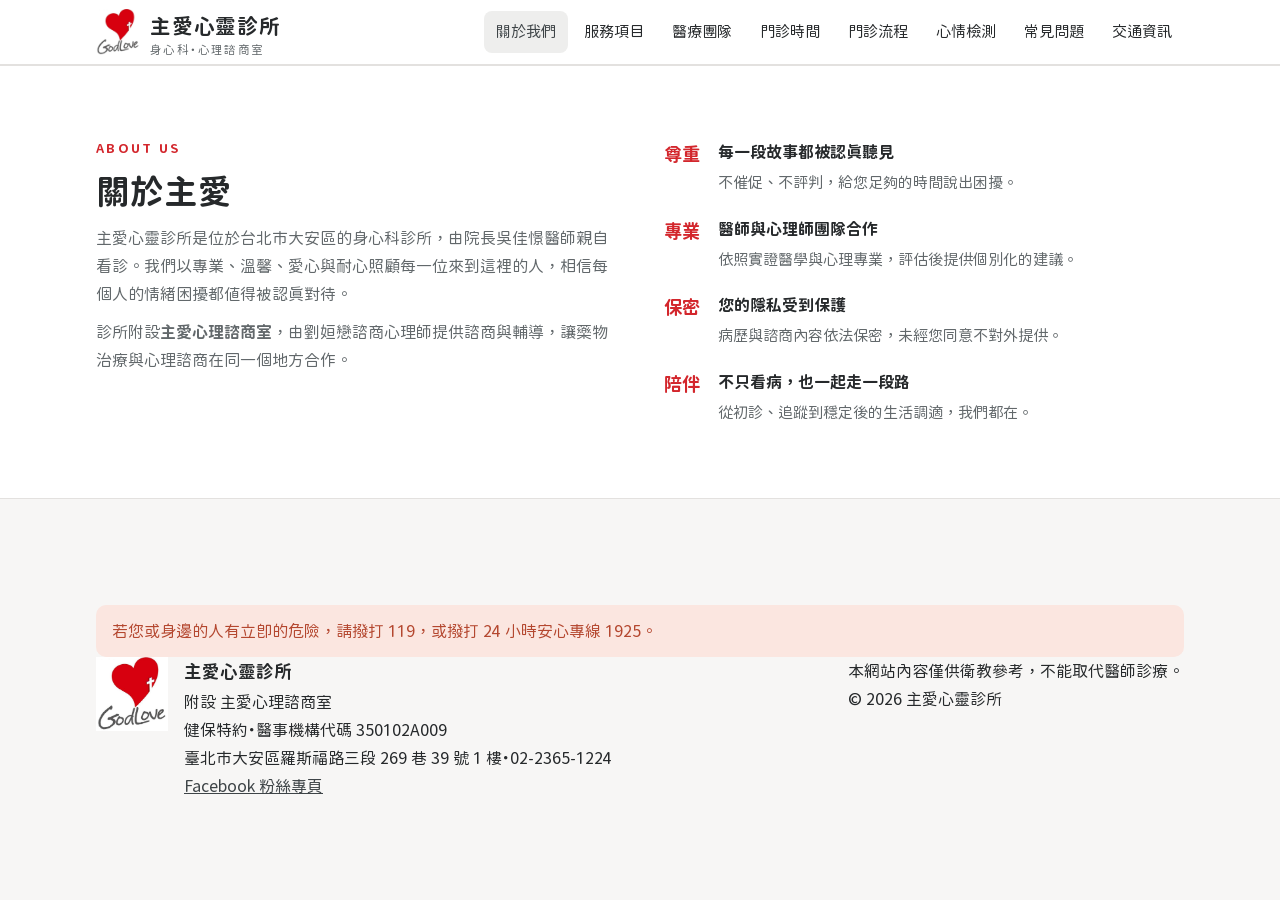
<file: about.html>
<!doctype html>
<html lang="zh-Hant-TW">
<head>
<meta charset="utf-8">
<meta name="viewport" content="width=device-width, initial-scale=1, viewport-fit=cover">
<title>關於我們｜主愛心靈診所</title>
<meta name="description" content="主愛心靈診所是位於台北市大安區的身心科診所，附設主愛心理諮商室，由吳佳憬醫師與劉姮戀諮商心理師提供服務。">
<link rel="canonical" href="https://godloveclinic.github.io/about.html">
<link rel="icon" href="/favicon.ico" sizes="48x48">
<link rel="icon" href="/favicon-192.png" type="image/png" sizes="192x192">
<link rel="apple-touch-icon" href="/apple-touch-icon.png">
<link rel="preload" href="fonts/gensen-r.woff2" as="font" type="font/woff2" crossorigin>
<link rel="preload" href="fonts/gensen-b.woff2" as="font" type="font/woff2" crossorigin>
<link rel="stylesheet" href="style.css">
<meta property="og:site_name" content="主愛心靈診所">
<meta property="og:title" content="關於我們｜主愛心靈診所">
<meta property="og:description" content="主愛心靈診所是位於台北市大安區的身心科診所，附設主愛心理諮商室，由吳佳憬醫師與劉姮戀諮商心理師提供服務。">
<meta property="og:url" content="https://godloveclinic.github.io/about.html">
</head>
<body>

<header class="top">
  <div class="wrap">
    <a class="brand" href="index.html" aria-label="主愛心靈診所 首頁">
      <img class="logo" src="godlove-logo.png" alt="" width="44" height="45">
      <span><b>主愛心靈診所</b><small>身心科・心理諮商室</small></span>
    </a>
    <button class="menu-btn" id="menuBtn" aria-expanded="false" aria-controls="mainNav">選單</button>
    <nav class="main" id="mainNav" aria-label="主選單">
      <a href="about.html" aria-current="page">關於我們</a>
      <a href="services.html">服務項目</a>
      <a href="team.html">醫療團隊</a>
      <a href="schedule.html">門診時間</a>
      <a href="first.html">門診流程</a>
      <a href="check.html">心情檢測</a>
      <a href="faq.html">常見問題</a>
      <a href="contact.html">交通資訊</a>
    </nav>
  </div>
</header>

<main id="top">
<section class="about" id="about">
  <div class="wrap">
    <div class="sec-head">
      <span class="eyebrow">ABOUT US</span>
      <h2>關於主愛</h2>
      <p class="lead">主愛心靈診所是位於台北市大安區的身心科診所，由院長吳佳憬醫師親自看診。我們以專業、溫馨、愛心與耐心照顧每一位來到這裡的人，相信每個人的情緒困擾都值得被認真對待。</p>
      <p class="lead">診所附設<strong>主愛心理諮商室</strong>，由劉姮戀諮商心理師提供諮商與輔導，讓藥物治療與心理諮商在同一個地方合作。</p>
    </div>
    <div class="values">
      <div><strong>尊重</strong><b>每一段故事都被認真聽見</b><span>不催促、不評判，給您足夠的時間說出困擾。</span></div>
      <div><strong>專業</strong><b>醫師與心理師團隊合作</b><span>依照實證醫學與心理專業，評估後提供個別化的建議。</span></div>
      <div><strong>保密</strong><b>您的隱私受到保護</b><span>病歷與諮商內容依法保密，未經您同意不對外提供。</span></div>
      <div><strong>陪伴</strong><b>不只看病，也一起走一段路</b><span>從初診、追蹤到穩定後的生活調適，我們都在。</span></div>
    </div>
  </div>
</section>

</main>

<footer>
  <div class="wrap">
    <p class="urgent">若您或身邊的人有立即的危險，請撥打 119，或撥打 24 小時安心專線 1925。</p>
    <div class="row">
      <div style="display:flex;gap:16px;align-items:flex-start"><img class="logo foot-logo" src="godlove-logo.png" alt="" width="72" height="78"><div><b>主愛心靈診所</b><br>附設 主愛心理諮商室<br>健保特約・醫事機構代碼 350102A009<br>臺北市大安區羅斯福路三段 269 巷 39 號 1 樓・02-2365-1224<br><a href="https://www.facebook.com/godloveclinic" target="_blank" rel="noopener">Facebook 粉絲專頁</a></div></div>
      <div>本網站內容僅供衛教參考，不能取代醫師診療。<br>© 2026 主愛心靈診所</div>
    </div>
  </div>
</footer>

<script src="site.js"></script>

</body>
</html>
</file>
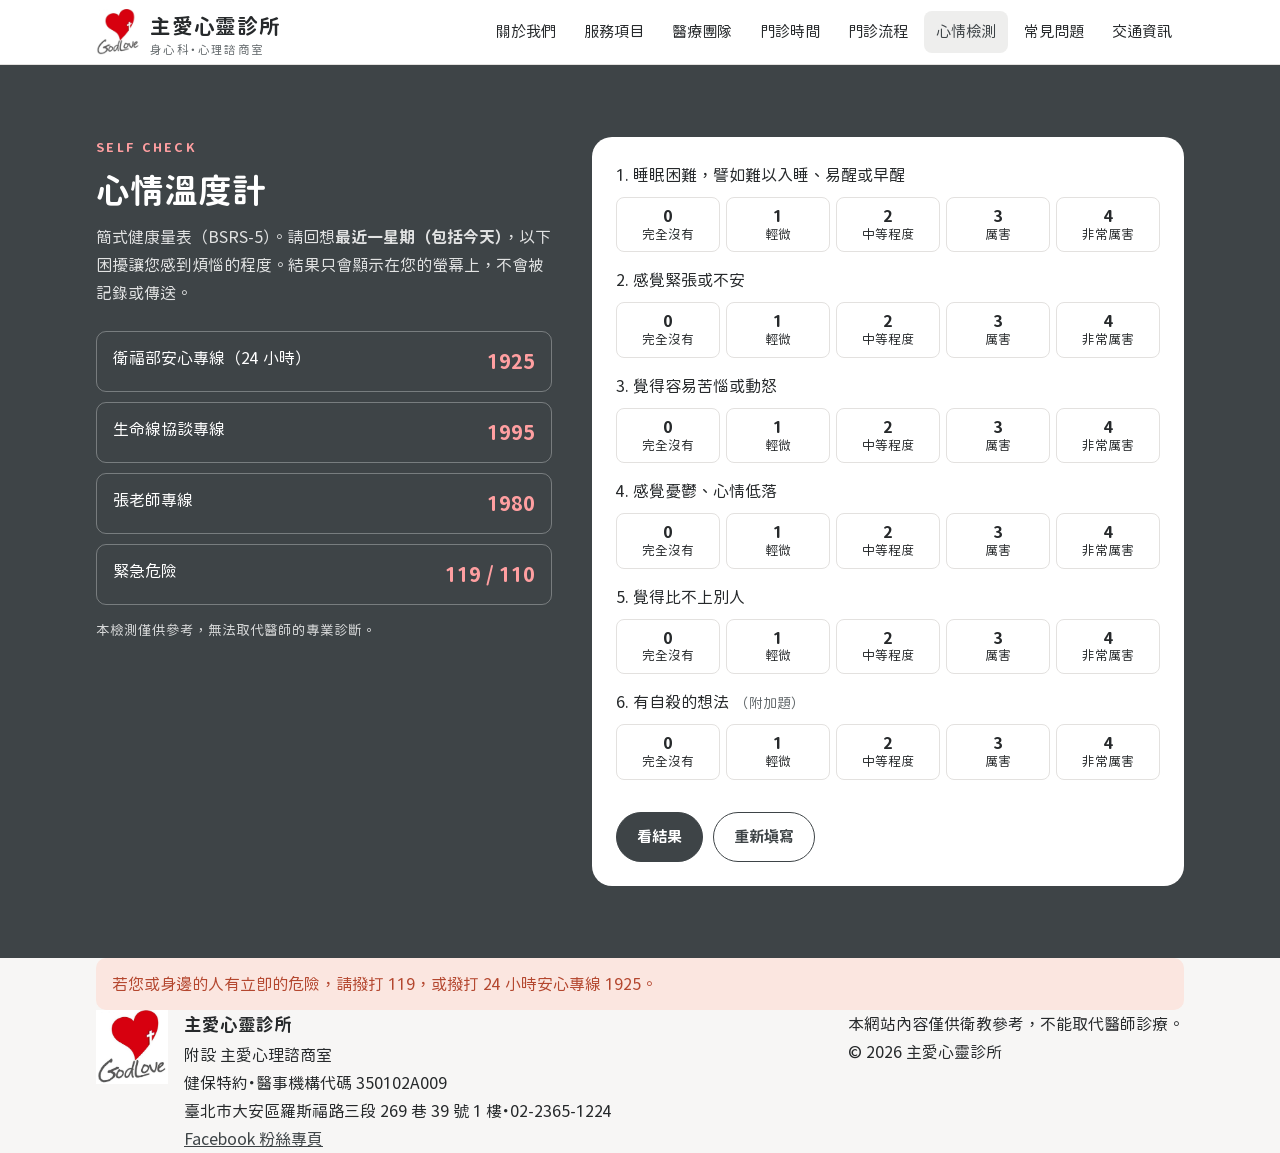
<file: check.html>
<!doctype html>
<html lang="zh-Hant-TW">
<head>
<meta charset="utf-8">
<meta name="viewport" content="width=device-width, initial-scale=1, viewport-fit=cover">
<title>心情檢測｜主愛心靈診所</title>
<meta name="description" content="簡式健康量表（BSRS-5）心情溫度計，結果僅顯示在您的螢幕上，不會被記錄。">
<link rel="canonical" href="https://godloveclinic.github.io/check.html">
<link rel="icon" href="/favicon.ico" sizes="48x48">
<link rel="icon" href="/favicon-192.png" type="image/png" sizes="192x192">
<link rel="apple-touch-icon" href="/apple-touch-icon.png">
<link rel="preload" href="fonts/gensen-r.woff2" as="font" type="font/woff2" crossorigin>
<link rel="preload" href="fonts/gensen-b.woff2" as="font" type="font/woff2" crossorigin>
<link rel="stylesheet" href="style.css">
<meta property="og:site_name" content="主愛心靈診所">
<meta property="og:title" content="心情檢測｜主愛心靈診所">
<meta property="og:description" content="簡式健康量表（BSRS-5）心情溫度計，結果僅顯示在您的螢幕上，不會被記錄。">
<meta property="og:url" content="https://godloveclinic.github.io/check.html">
</head>
<body>

<header class="top">
  <div class="wrap">
    <a class="brand" href="index.html" aria-label="主愛心靈診所 首頁">
      <img class="logo" src="godlove-logo.png" alt="" width="44" height="45">
      <span><b>主愛心靈診所</b><small>身心科・心理諮商室</small></span>
    </a>
    <button class="menu-btn" id="menuBtn" aria-expanded="false" aria-controls="mainNav">選單</button>
    <nav class="main" id="mainNav" aria-label="主選單">
      <a href="about.html">關於我們</a>
      <a href="services.html">服務項目</a>
      <a href="team.html">醫療團隊</a>
      <a href="schedule.html">門診時間</a>
      <a href="first.html">門診流程</a>
      <a href="check.html" aria-current="page">心情檢測</a>
      <a href="faq.html">常見問題</a>
      <a href="contact.html">交通資訊</a>
    </nav>
  </div>
</header>

<main id="top">
<section class="check" id="check">
  <div class="wrap check-grid">
    <div>
      <div class="sec-head" style="margin-bottom:0">
        <span class="eyebrow">SELF CHECK</span>
        <h2>心情溫度計</h2>
        <p class="lead">簡式健康量表（BSRS-5）。請回想<strong>最近一星期（包括今天）</strong>，以下困擾讓您感到煩惱的程度。結果只會顯示在您的螢幕上，不會被記錄或傳送。</p>
      </div>
      <div class="help-lines">
        <div><span>衛福部安心專線（24 小時）</span><b>1925</b></div>
        <div><span>生命線協談專線</span><b>1995</b></div>
        <div><span>張老師專線</span><b>1980</b></div>
        <div><span>緊急危險</span><b>119 / 110</b></div>
      </div>
      <p class="small" style="margin-top:14px">本檢測僅供參考，無法取代醫師的專業診斷。</p>
    </div>
    <form class="quiz" id="quiz" novalidate>
      <div id="qs"></div>
      <div style="display:flex;gap:10px;flex-wrap:wrap">
        <button class="btn" type="submit">看結果</button>
        <button class="btn ghost" type="reset">重新填寫</button>
      </div>
      <div id="result" hidden></div>
    </form>
  </div>
</section>

</main>

<footer>
  <div class="wrap">
    <p class="urgent">若您或身邊的人有立即的危險，請撥打 119，或撥打 24 小時安心專線 1925。</p>
    <div class="row">
      <div style="display:flex;gap:16px;align-items:flex-start"><img class="logo foot-logo" src="godlove-logo.png" alt="" width="72" height="78"><div><b>主愛心靈診所</b><br>附設 主愛心理諮商室<br>健保特約・醫事機構代碼 350102A009<br>臺北市大安區羅斯福路三段 269 巷 39 號 1 樓・02-2365-1224<br><a href="https://www.facebook.com/godloveclinic" target="_blank" rel="noopener">Facebook 粉絲專頁</a></div></div>
      <div>本網站內容僅供衛教參考，不能取代醫師診療。<br>© 2026 主愛心靈診所</div>
    </div>
  </div>
</footer>

<script src="site.js"></script>

</body>
</html>
</file>
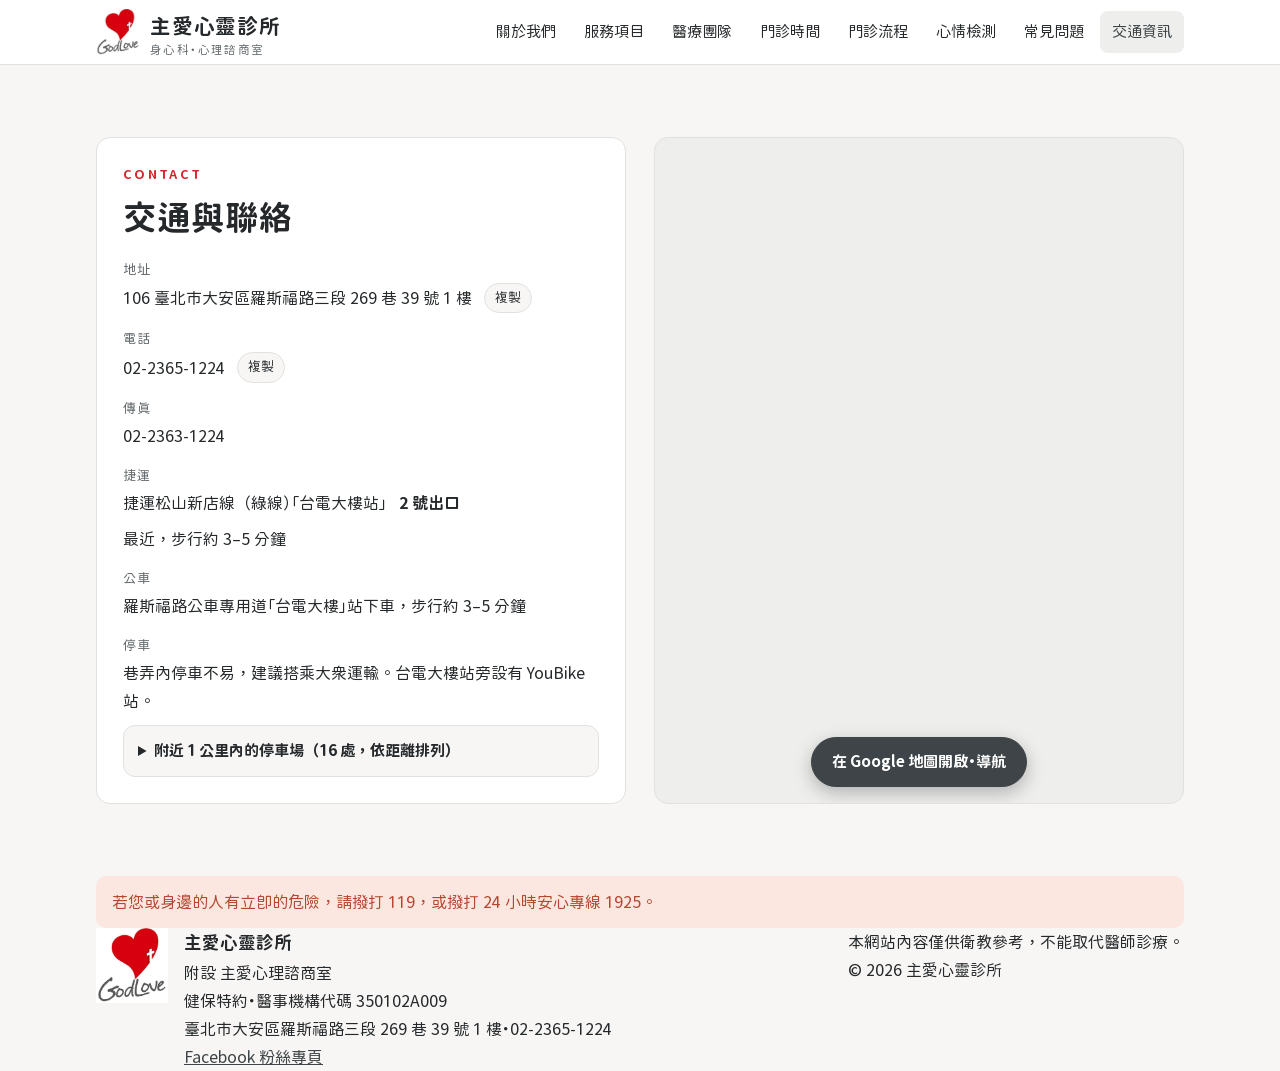
<file: contact.html>
<!doctype html>
<html lang="zh-Hant-TW">
<head>
<meta charset="utf-8">
<meta name="viewport" content="width=device-width, initial-scale=1, viewport-fit=cover">
<title>交通資訊｜主愛心靈診所</title>
<meta name="description" content="主愛心靈診所地址、電話、捷運公車與附近停車場資訊，台電大樓站 2 號出口步行約 3–5 分鐘。">
<link rel="canonical" href="https://godloveclinic.github.io/contact.html">
<link rel="icon" href="/favicon.ico" sizes="48x48">
<link rel="icon" href="/favicon-192.png" type="image/png" sizes="192x192">
<link rel="apple-touch-icon" href="/apple-touch-icon.png">
<link rel="preload" href="fonts/gensen-r.woff2" as="font" type="font/woff2" crossorigin>
<link rel="preload" href="fonts/gensen-b.woff2" as="font" type="font/woff2" crossorigin>
<link rel="stylesheet" href="style.css">
<meta property="og:site_name" content="主愛心靈診所">
<meta property="og:title" content="交通資訊｜主愛心靈診所">
<meta property="og:description" content="主愛心靈診所地址、電話、捷運公車與附近停車場資訊，台電大樓站 2 號出口步行約 3–5 分鐘。">
<meta property="og:url" content="https://godloveclinic.github.io/contact.html">
</head>
<body>

<header class="top">
  <div class="wrap">
    <a class="brand" href="index.html" aria-label="主愛心靈診所 首頁">
      <img class="logo" src="godlove-logo.png" alt="" width="44" height="45">
      <span><b>主愛心靈診所</b><small>身心科・心理諮商室</small></span>
    </a>
    <button class="menu-btn" id="menuBtn" aria-expanded="false" aria-controls="mainNav">選單</button>
    <nav class="main" id="mainNav" aria-label="主選單">
      <a href="about.html">關於我們</a>
      <a href="services.html">服務項目</a>
      <a href="team.html">醫療團隊</a>
      <a href="schedule.html">門診時間</a>
      <a href="first.html">門診流程</a>
      <a href="check.html">心情檢測</a>
      <a href="faq.html">常見問題</a>
      <a href="contact.html" aria-current="page">交通資訊</a>
    </nav>
  </div>
</header>

<main id="top">
<section class="contact" id="contact">
  <div class="wrap">
    <div class="info">
      <div class="sec-head" style="margin-bottom:0">
        <span class="eyebrow">CONTACT</span>
        <h2>交通與聯絡</h2>
      </div>
      <dl>
        <div><dt>地址</dt><dd><span id="addr">106 臺北市大安區羅斯福路三段 269 巷 39 號 1 樓</span><button class="copy" data-copy="addr" type="button">複製</button></dd></div>
        <div><dt>電話</dt><dd><span id="phone">02-2365-1224</span><button class="copy" data-copy="phone" type="button">複製</button></dd></div>
        <div><dt>傳真</dt><dd>02-2363-1224</dd></div>
        <div><dt>捷運</dt><dd>捷運松山新店線（綠線）「台電大樓站」<strong>2 號出口</strong>最近，步行約 3–5 分鐘</dd></div>
        <div><dt>公車</dt><dd>羅斯福路公車專用道「台電大樓」站下車，步行約 3–5 分鐘</dd></div>
        <div><dt>停車</dt><dd><span>巷弄內停車不易，建議搭乘大眾運輸。台電大樓站旁設有 YouBike 站。</span></dd>
          <details class="parking"><summary>附近 1 公里內的停車場（16 處，依距離排列）</summary>
          <ul class="pk-list">
<li><a href="https://www.google.com/maps/search/?api=1&amp;query=%E8%BE%9B%E4%BA%A5%E6%BA%AB%E5%B7%9E%E9%AB%98%E6%9E%B6%E6%A9%8B%E4%B8%8B%E5%81%9C%E8%BB%8A%E5%A0%B4&amp;query_place_id=ChIJB0_LXACpQjQRqamF8-pJ-QU" target="_blank" rel="noopener">辛亥溫州高架橋下停車場</a><span class="pk-meta">辛亥路一段100號（高架橋下）・24 小時</span><span class="pk-dist">約 160 m</span></li>
<li><a href="https://www.google.com/maps/search/?api=1&amp;query=%E6%BA%AB%E5%B7%9E%E8%A1%9752%E5%B7%B7%E5%B9%B3%E9%9D%A2%E5%81%9C%E8%BB%8A%E5%A0%B4&amp;query_place_id=ChIJLQ2BFACpQjQR_1NtK8gwi8E" target="_blank" rel="noopener">溫州街52巷平面停車場</a><span class="pk-meta">溫州街52巷1號・24 小時</span><span class="pk-dist">約 200 m</span></li>
<li><a href="https://www.google.com/maps/search/?api=1&amp;query=Times%20%E7%BE%85%E6%96%AF%E7%A6%8F%E8%B7%AF%E4%B8%89%E6%AE%B5%E5%81%9C%E8%BB%8A%E5%A0%B4&amp;query_place_id=ChIJnZ0fHPupQjQRMEYi9UTnq24" target="_blank" rel="noopener">Times 羅斯福路三段停車場</a><span class="pk-meta">羅斯福路三段240巷7弄14號旁・24 小時</span><span class="pk-dist">約 250 m</span></li>
<li><a href="https://www.google.com/maps/search/?api=1&amp;query=%E7%BE%85%E6%96%AF%E7%A6%8F%E8%B7%AF%E4%B8%89%E5%81%9C%E8%BB%8A%E5%A0%B4&amp;query_place_id=ChIJkcuKQQ6pQjQR8BKwakIGVvI" target="_blank" rel="noopener">羅斯福路三停車場</a><span class="pk-meta">羅斯福路三段240巷7弄18號・24 小時</span><span class="pk-dist">約 260 m</span></li>
<li><a href="https://www.google.com/maps/search/?api=1&amp;query=%E8%87%BA%E5%A4%A7%E6%96%B0%E5%8D%97%E5%81%9C%E8%BB%8A%E5%A0%B4&amp;query_place_id=ChIJ9dad7M-pQjQRN9M1F_dvjh8" target="_blank" rel="noopener">臺大新南停車場</a><span class="pk-meta">新生南路三段（臺大校內）・24 小時</span><span class="pk-dist">約 310 m</span></li>
<li><a href="https://www.google.com/maps/search/?api=1&amp;query=%E9%A9%9B%E6%9E%97%E4%BA%A4%E9%80%9A%20%E5%81%9C%E8%BB%8A%E5%A0%B4&amp;query_place_id=ChIJe-R38IupQjQRWmvBQSBN5aw" target="_blank" rel="noopener">驛林交通 停車場</a><span class="pk-meta">羅斯福路三段309號・24 小時</span><span class="pk-dist">約 320 m</span></li>
<li><a href="https://www.google.com/maps/search/?api=1&amp;query=%E5%90%88%E9%BB%9E%E5%81%9C%E8%BB%8A%E5%A0%B4&amp;query_place_id=ChIJxcxInIipQjQRqMx_qxUPxe4" target="_blank" rel="noopener">合點停車場</a><span class="pk-meta">溫州街30巷8號・24 小時</span><span class="pk-dist">約 360 m</span></li>
<li><a href="https://www.google.com/maps/search/?api=1&amp;query=%E5%9F%8E%E5%B8%82%E8%BB%8A%E6%97%85%20%E8%BE%9B%E4%BA%A5%E8%B7%AF%E9%AB%98%E6%9E%B6%E6%A9%8B%E4%B8%8B%E7%AB%99&amp;query_place_id=ChIJEyXGhIipQjQRmCrcIGOu6Ow" target="_blank" rel="noopener">城市車旅 辛亥路高架橋下站</a><span class="pk-meta">新生南路與辛亥高架橋下迴轉道・24 小時</span><span class="pk-dist">約 360 m</span></li>
<li><a href="https://www.google.com/maps/search/?api=1&amp;query=%E5%9F%8E%E5%B8%82%E8%BB%8A%E6%97%85%20%E5%85%AC%E9%A4%A8%E7%AB%99%E5%81%9C%E8%BB%8A%E5%A0%B4&amp;query_place_id=ChIJx51UavOpQjQRYQM0DQMdUuQ" target="_blank" rel="noopener">城市車旅 公館站停車場</a><span class="pk-meta">羅斯福路三段333巷1號</span><span class="pk-dist">約 380 m</span></li>
<li><a href="https://www.google.com/maps/search/?api=1&amp;query=Times%20%E5%B8%AB%E5%A4%A7%E5%A4%9C%E5%B8%82%E5%81%9C%E8%BB%8A%E5%A0%B4&amp;query_place_id=ChIJlbRvAA2pQjQRny7u2fLaCCM" target="_blank" rel="noopener">Times 師大夜市停車場</a><span class="pk-meta">泰順街38巷25號旁・24 小時</span><span class="pk-dist">約 510 m</span></li>
<li><a href="https://www.google.com/maps/search/?api=1&amp;query=Hi%20PARKING%20%E6%B5%A6%E5%9F%8E%E8%A1%97%E5%81%9C%E8%BB%8A%E5%A0%B4&amp;query_place_id=ChIJDxdjIimpQjQRHTwyzrtIzKI" target="_blank" rel="noopener">Hi PARKING 浦城街停車場</a><span class="pk-meta">浦城街24-2號對面・24 小時</span><span class="pk-dist">約 520 m</span></li>
<li><a href="https://www.google.com/maps/search/?api=1&amp;query=Times%20%E6%B5%A6%E5%9F%8E%E8%A1%97%E5%81%9C%E8%BB%8A%E5%A0%B4&amp;query_place_id=ChIJn-N5wRWpQjQRPuDzXXiXJvo" target="_blank" rel="noopener">Times 浦城街停車場</a><span class="pk-meta">浦城街1號・24 小時</span><span class="pk-dist">約 590 m</span></li>
<li><a href="https://www.google.com/maps/search/?api=1&amp;query=%E5%8F%B0%E7%81%A3%E8%81%AF%E9%80%9A%20%E5%8F%A4%E4%BA%AD%E6%A9%9F%E6%A2%B0%E5%81%9C%E8%BB%8A%E5%A1%94&amp;query_place_id=ChIJRSDwIZCpQjQRK1M-XJD_y2g" target="_blank" rel="noopener">台灣聯通 古亭機械停車塔</a><span class="pk-meta">羅斯福路三段37號・08:00–20:00（週日 10:00 起）</span><span class="pk-dist">約 690 m</span></li>
<li><a href="https://www.google.com/maps/search/?api=1&amp;query=%E5%8F%B0%E5%8C%97%E5%B8%AB%E5%A4%A7%E5%92%8C%E5%B9%B3%E5%81%9C%E8%BB%8A%E5%A0%B4&amp;query_place_id=ChIJA4eQ1EupQjQRNysFBKDVDLc" target="_blank" rel="noopener">台北師大和平停車場</a><span class="pk-meta">和平東路一段127號旁・24 小時</span><span class="pk-dist">約 820 m</span></li>
<li><a href="https://www.google.com/maps/search/?api=1&amp;query=168Parking%20%E6%B0%B4%E6%BA%90%E5%A4%A7%E5%BB%88%E5%81%9C%E8%BB%8A%E5%A0%B4&amp;query_place_id=ChIJFaTNKqmpQjQRw3AaxBLYq_E" target="_blank" rel="noopener">168Parking 水源大廈停車場</a><span class="pk-meta">羅斯福路四段92號 B1–B2・24 小時</span><span class="pk-dist">約 840 m</span></li>
<li><a href="https://www.google.com/maps/search/?api=1&amp;query=%E6%B0%B4%E6%BA%90%E5%81%9C%E8%BB%8A%E5%A0%B4&amp;query_place_id=ChIJ6-eIbf-pQjQRges-7EkqvOo" target="_blank" rel="noopener">水源停車場</a><span class="pk-meta">汀州路三段104巷・24 小時</span><span class="pk-dist">約 870 m</span></li>
          </ul>
          <p class="pk-note">距離為直線距離。費率與營業時間常有變動，請以現場公告為準；點名稱可在 Google 地圖查看與導航。</p>
          </details></div>
      </dl>
    </div>
    <div class="map">
      <iframe title="主愛心靈診所 Google 地圖" src="https://maps.google.com/maps?q=%E4%B8%BB%E6%84%9B%E5%BF%83%E9%9D%88%E8%A8%BA%E6%89%80%20%E8%87%BA%E5%8C%97%E5%B8%82%E5%A4%A7%E5%AE%89%E5%8D%80%E7%BE%85%E6%96%AF%E7%A6%8F%E8%B7%AF%E4%B8%89%E6%AE%B5269%E5%B7%B739%E8%99%9F&amp;hl=zh-TW&amp;z=17&amp;output=embed" loading="lazy" referrerpolicy="no-referrer-when-downgrade" allowfullscreen></iframe>
      <a class="btn map-btn" href="https://www.google.com/maps/search/?api=1&amp;query=%E4%B8%BB%E6%84%9B%E5%BF%83%E9%9D%88%E8%A8%BA%E6%89%80&amp;query_place_id=ChIJBR7hWYmpQjQRoReSRJ0greA" target="_blank" rel="noopener">在 Google 地圖開啟・導航</a>
    </div>
  </div>
</section>

</main>

<footer>
  <div class="wrap">
    <p class="urgent">若您或身邊的人有立即的危險，請撥打 119，或撥打 24 小時安心專線 1925。</p>
    <div class="row">
      <div style="display:flex;gap:16px;align-items:flex-start"><img class="logo foot-logo" src="godlove-logo.png" alt="" width="72" height="78"><div><b>主愛心靈診所</b><br>附設 主愛心理諮商室<br>健保特約・醫事機構代碼 350102A009<br>臺北市大安區羅斯福路三段 269 巷 39 號 1 樓・02-2365-1224<br><a href="https://www.facebook.com/godloveclinic" target="_blank" rel="noopener">Facebook 粉絲專頁</a></div></div>
      <div>本網站內容僅供衛教參考，不能取代醫師診療。<br>© 2026 主愛心靈診所</div>
    </div>
  </div>
</footer>

<script src="site.js"></script>

</body>
</html>
</file>
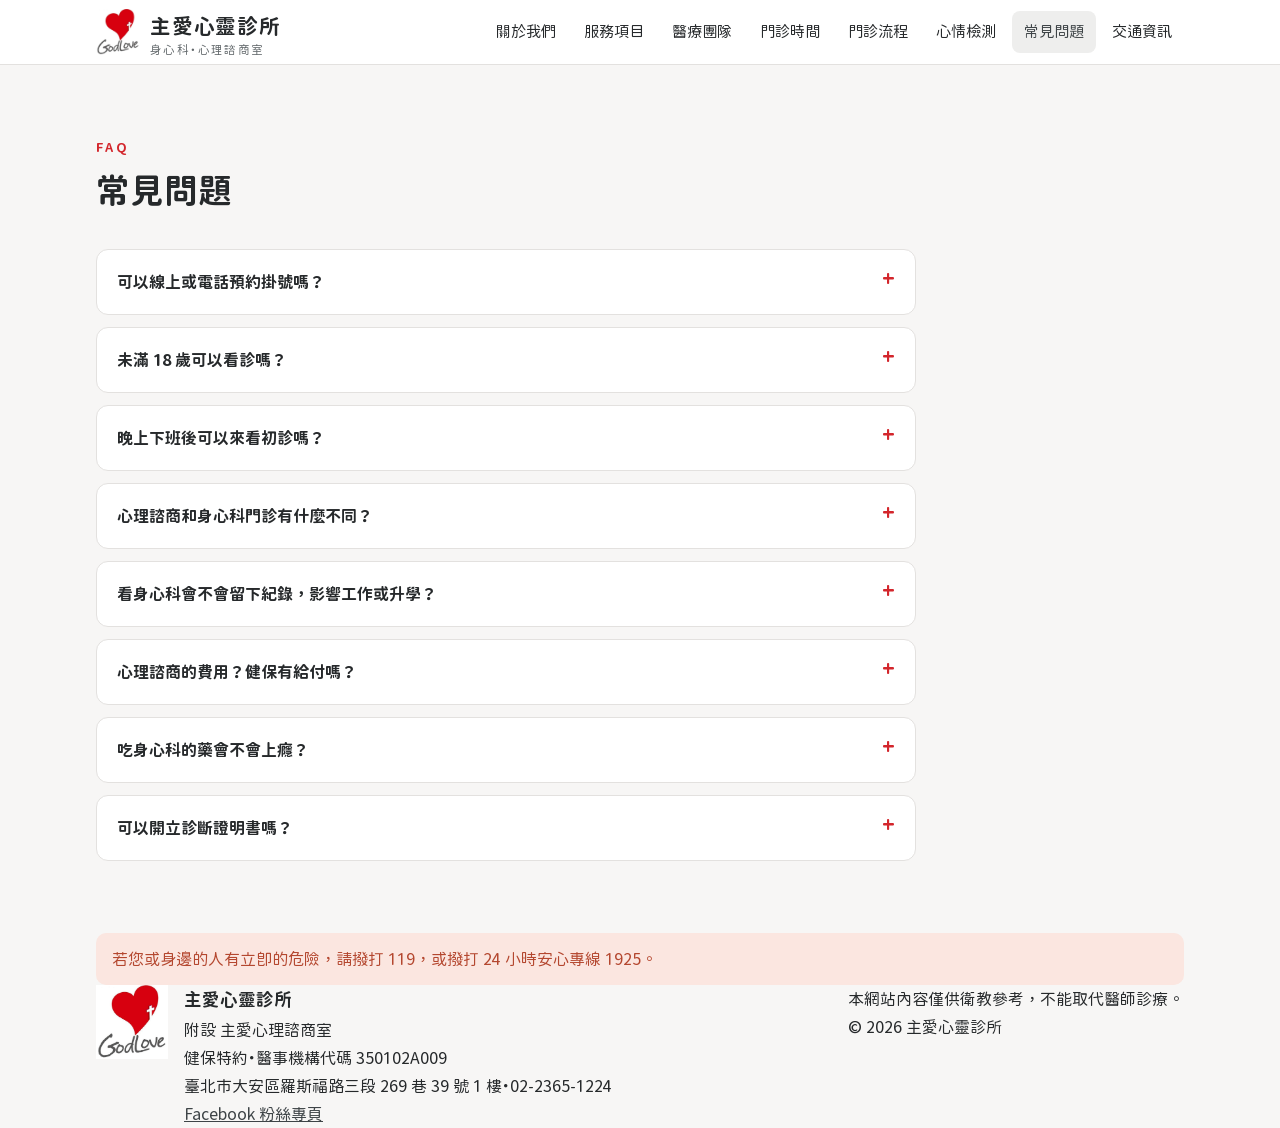
<file: faq.html>
<!doctype html>
<html lang="zh-Hant-TW">
<head>
<meta charset="utf-8">
<meta name="viewport" content="width=device-width, initial-scale=1, viewport-fit=cover">
<title>常見問題｜主愛心靈診所</title>
<meta name="description" content="掛號、初診、夜間門診、心理諮商費用、病歷保密等常見問題。">
<link rel="canonical" href="https://godloveclinic.github.io/faq.html">
<link rel="icon" href="/favicon.ico" sizes="48x48">
<link rel="icon" href="/favicon-192.png" type="image/png" sizes="192x192">
<link rel="apple-touch-icon" href="/apple-touch-icon.png">
<link rel="preload" href="fonts/gensen-r.woff2" as="font" type="font/woff2" crossorigin>
<link rel="preload" href="fonts/gensen-b.woff2" as="font" type="font/woff2" crossorigin>
<link rel="stylesheet" href="style.css">
<meta property="og:site_name" content="主愛心靈診所">
<meta property="og:title" content="常見問題｜主愛心靈診所">
<meta property="og:description" content="掛號、初診、夜間門診、心理諮商費用、病歷保密等常見問題。">
<meta property="og:url" content="https://godloveclinic.github.io/faq.html">
</head>
<body>

<header class="top">
  <div class="wrap">
    <a class="brand" href="index.html" aria-label="主愛心靈診所 首頁">
      <img class="logo" src="godlove-logo.png" alt="" width="44" height="45">
      <span><b>主愛心靈診所</b><small>身心科・心理諮商室</small></span>
    </a>
    <button class="menu-btn" id="menuBtn" aria-expanded="false" aria-controls="mainNav">選單</button>
    <nav class="main" id="mainNav" aria-label="主選單">
      <a href="about.html">關於我們</a>
      <a href="services.html">服務項目</a>
      <a href="team.html">醫療團隊</a>
      <a href="schedule.html">門診時間</a>
      <a href="first.html">門診流程</a>
      <a href="check.html">心情檢測</a>
      <a href="faq.html" aria-current="page">常見問題</a>
      <a href="contact.html">交通資訊</a>
    </nav>
  </div>
</header>

<main id="top">
<section id="faq">
  <div class="wrap">
    <div class="sec-head">
      <span class="eyebrow">FAQ</span>
      <h2>常見問題</h2>
    </div>
    <div class="faq">
      <details><summary>可以線上或電話預約掛號嗎？</summary><div>門診皆為現場掛號，不提供線上或電話預約，依掛號順序看診。僅心理諮商需要預約，請來電或親洽櫃台，諮商費用於掛號時一併批價繳費。</div></details>
      <details><summary>未滿 18 歲可以看診嗎？</summary><div>本診所掛號限滿 18 歲以上。未滿 18 歲的朋友，建議洽詢設有兒童青少年身心科的醫療院所。</div></details>
      <details><summary>晚上下班後可以來看初診嗎？</summary><div>可以。週二、週四夜間門診（18:00–21:00）初診、複診皆可看診，請於 20:30 前完成掛號。</div></details>
      <details><summary>心理諮商和身心科門診有什麼不同？</summary><div>身心科門診由醫師進行評估、診斷，必要時開立藥物，適用健保。心理諮商由心理師以談話方式，陪您探索困擾的來源、練習因應方法，屬自費服務。兩者常常一起進行，效果會更好。</div></details>
      <details><summary>看身心科會不會留下紀錄，影響工作或升學？</summary><div>病歷與諮商內容依法保密，未經本人同意，診所不會將資料提供給學校、雇主或其他第三人。投保商業保險時，保險公司可能詢問就醫史，請依實際情況據實告知。</div></details>
      <details><summary>心理諮商的費用？健保有給付嗎？</summary><div>心理諮商為自費項目，健保不給付。每次 60 分鐘，費用 1,200–1,600 元。需事先預約，費用於掛號時一併批價繳費。</div></details>
      <details><summary>吃身心科的藥會不會上癮？</summary><div>大部分身心科藥物不具成癮性，少數助眠或抗焦慮藥物則需要依醫師指示使用。請勿自行停藥或調整劑量，有任何疑慮都可以在回診時提出。</div></details>
      <details><summary>可以開立診斷證明書嗎？</summary><div>可以。請於看診時告知醫師用途，醫師會依您的就診情況評估開立。診斷證明書費用依衛生局核定收費標準。</div></details>
    </div>
  </div>
</section>

</main>

<footer>
  <div class="wrap">
    <p class="urgent">若您或身邊的人有立即的危險，請撥打 119，或撥打 24 小時安心專線 1925。</p>
    <div class="row">
      <div style="display:flex;gap:16px;align-items:flex-start"><img class="logo foot-logo" src="godlove-logo.png" alt="" width="72" height="78"><div><b>主愛心靈診所</b><br>附設 主愛心理諮商室<br>健保特約・醫事機構代碼 350102A009<br>臺北市大安區羅斯福路三段 269 巷 39 號 1 樓・02-2365-1224<br><a href="https://www.facebook.com/godloveclinic" target="_blank" rel="noopener">Facebook 粉絲專頁</a></div></div>
      <div>本網站內容僅供衛教參考，不能取代醫師診療。<br>© 2026 主愛心靈診所</div>
    </div>
  </div>
</footer>

<script src="site.js"></script>

</body>
</html>
</file>
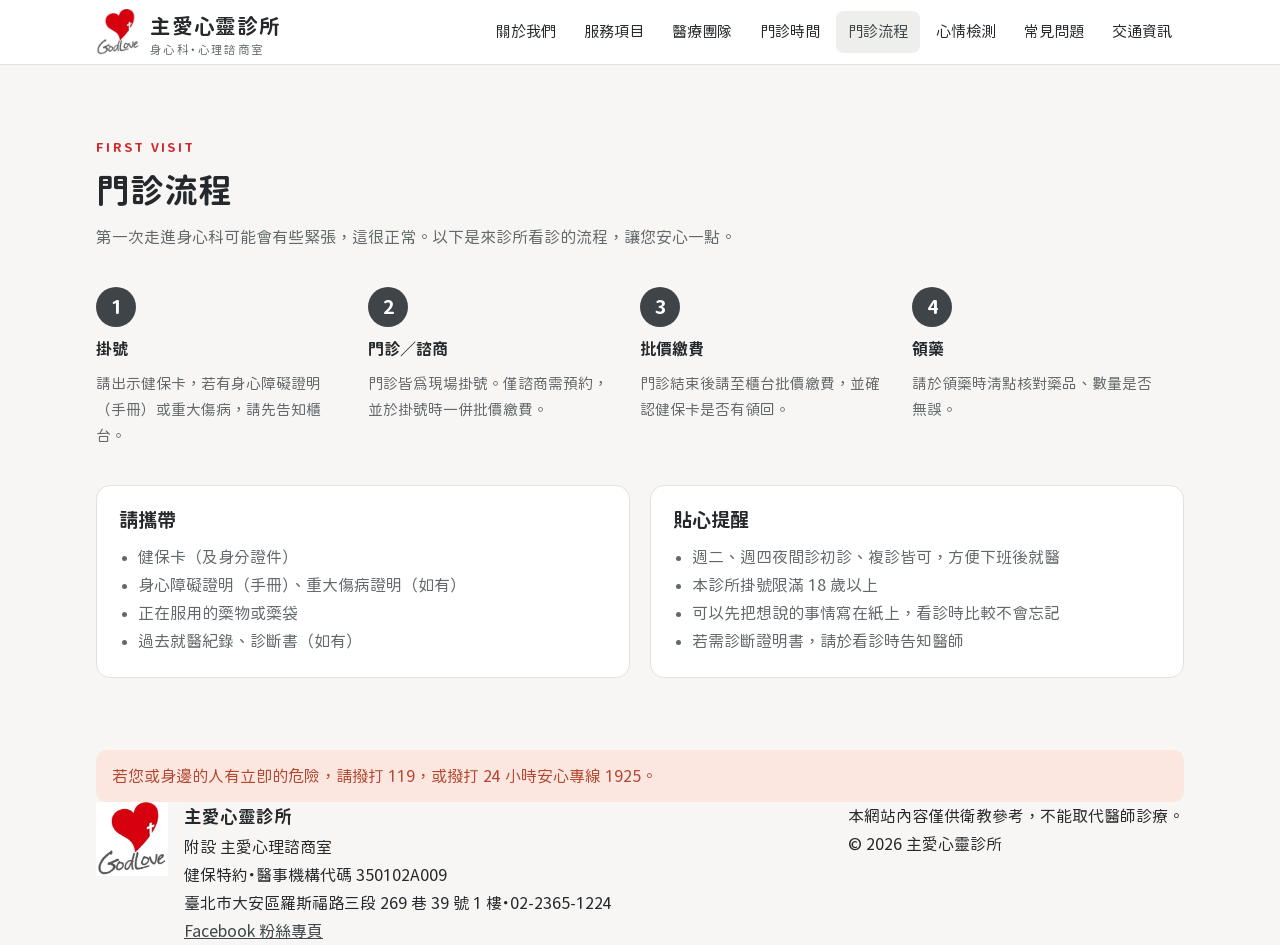
<file: first.html>
<!doctype html>
<html lang="zh-Hant-TW">
<head>
<meta charset="utf-8">
<meta name="viewport" content="width=device-width, initial-scale=1, viewport-fit=cover">
<title>門診流程｜主愛心靈診所</title>
<meta name="description" content="第一次到主愛心靈診所看診的流程、應攜帶的物品與貼心提醒。">
<link rel="canonical" href="https://godloveclinic.github.io/first.html">
<link rel="icon" href="/favicon.ico" sizes="48x48">
<link rel="icon" href="/favicon-192.png" type="image/png" sizes="192x192">
<link rel="apple-touch-icon" href="/apple-touch-icon.png">
<link rel="preload" href="fonts/gensen-r.woff2" as="font" type="font/woff2" crossorigin>
<link rel="preload" href="fonts/gensen-b.woff2" as="font" type="font/woff2" crossorigin>
<link rel="stylesheet" href="style.css">
<meta property="og:site_name" content="主愛心靈診所">
<meta property="og:title" content="門診流程｜主愛心靈診所">
<meta property="og:description" content="第一次到主愛心靈診所看診的流程、應攜帶的物品與貼心提醒。">
<meta property="og:url" content="https://godloveclinic.github.io/first.html">
</head>
<body>

<header class="top">
  <div class="wrap">
    <a class="brand" href="index.html" aria-label="主愛心靈診所 首頁">
      <img class="logo" src="godlove-logo.png" alt="" width="44" height="45">
      <span><b>主愛心靈診所</b><small>身心科・心理諮商室</small></span>
    </a>
    <button class="menu-btn" id="menuBtn" aria-expanded="false" aria-controls="mainNav">選單</button>
    <nav class="main" id="mainNav" aria-label="主選單">
      <a href="about.html">關於我們</a>
      <a href="services.html">服務項目</a>
      <a href="team.html">醫療團隊</a>
      <a href="schedule.html">門診時間</a>
      <a href="first.html" aria-current="page">門診流程</a>
      <a href="check.html">心情檢測</a>
      <a href="faq.html">常見問題</a>
      <a href="contact.html">交通資訊</a>
    </nav>
  </div>
</header>

<main id="top">
<section id="first">
  <div class="wrap">
    <div class="sec-head">
      <span class="eyebrow">FIRST VISIT</span>
      <h2>門診流程</h2>
      <p class="lead">第一次走進身心科可能會有些緊張，這很正常。以下是來診所看診的流程，讓您安心一點。</p>
    </div>
    <ol class="steps">
      <li><b>掛號</b><span>請出示健保卡，若有身心障礙證明（手冊）或重大傷病，請先告知櫃台。</span></li>
      <li><b>門診／諮商</b><span>門診皆為現場掛號。僅諮商需預約，並於掛號時一併批價繳費。</span></li>
      <li><b>批價繳費</b><span>門診結束後請至櫃台批價繳費，並確認健保卡是否有領回。</span></li>
      <li><b>領藥</b><span>請於領藥時清點核對藥品、數量是否無誤。</span></li>
    </ol>
    <div class="bring">
      <div><h3>請攜帶</h3><ul><li>健保卡（及身分證件）</li><li>身心障礙證明（手冊）、重大傷病證明（如有）</li><li>正在服用的藥物或藥袋</li><li>過去就醫紀錄、診斷書（如有）</li></ul></div>
      <div><h3>貼心提醒</h3><ul><li>週二、週四夜間診初診、複診皆可，方便下班後就醫</li><li>本診所掛號限滿 18 歲以上</li><li>可以先把想說的事情寫在紙上，看診時比較不會忘記</li><li>若需診斷證明書，請於看診時告知醫師</li></ul></div>
    </div>
  </div>
</section>

</main>

<footer>
  <div class="wrap">
    <p class="urgent">若您或身邊的人有立即的危險，請撥打 119，或撥打 24 小時安心專線 1925。</p>
    <div class="row">
      <div style="display:flex;gap:16px;align-items:flex-start"><img class="logo foot-logo" src="godlove-logo.png" alt="" width="72" height="78"><div><b>主愛心靈診所</b><br>附設 主愛心理諮商室<br>健保特約・醫事機構代碼 350102A009<br>臺北市大安區羅斯福路三段 269 巷 39 號 1 樓・02-2365-1224<br><a href="https://www.facebook.com/godloveclinic" target="_blank" rel="noopener">Facebook 粉絲專頁</a></div></div>
      <div>本網站內容僅供衛教參考，不能取代醫師診療。<br>© 2026 主愛心靈診所</div>
    </div>
  </div>
</footer>

<script src="site.js"></script>

</body>
</html>
</file>
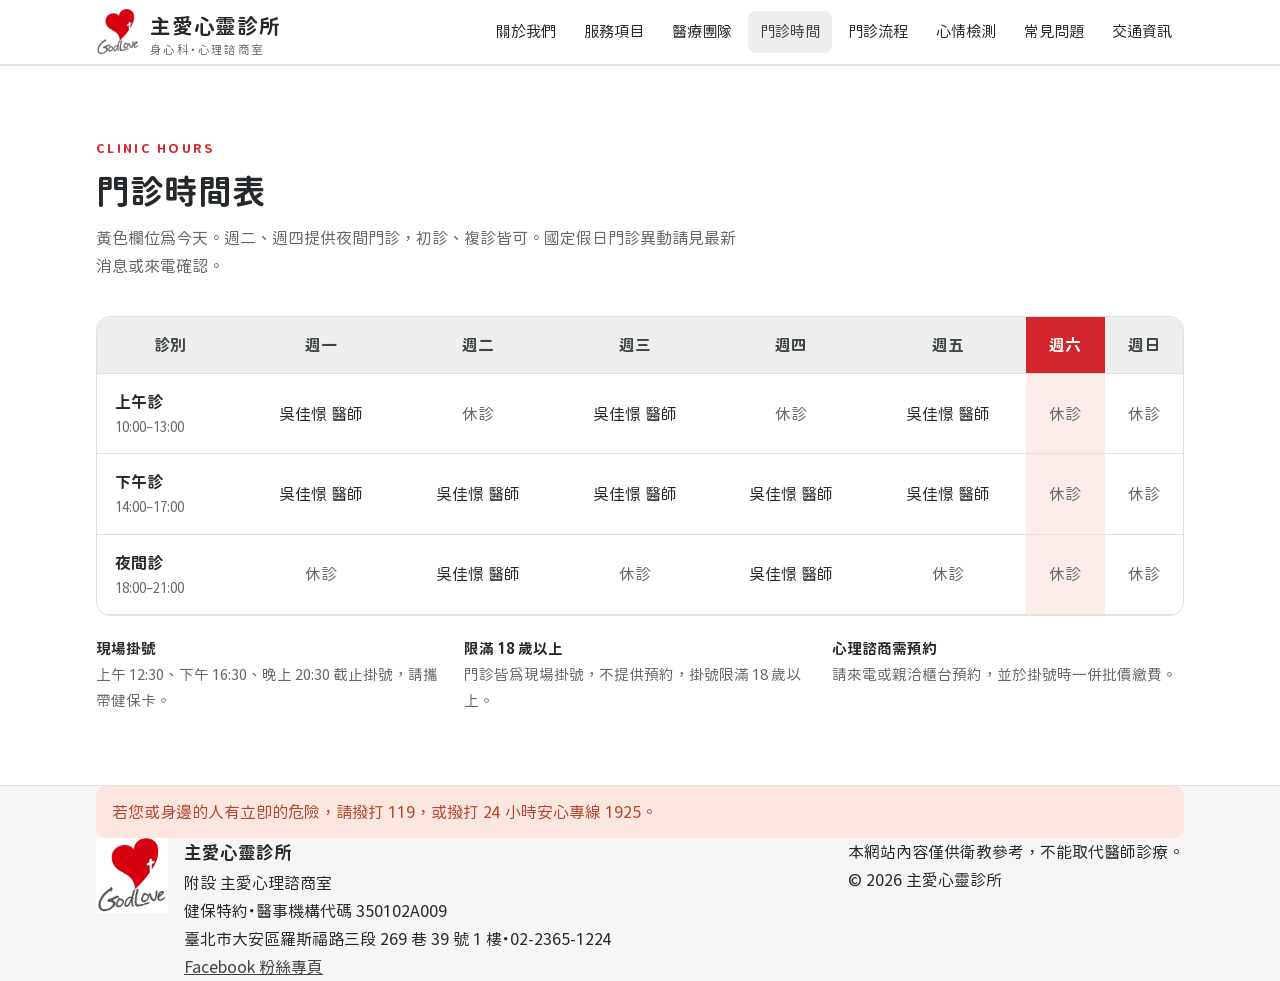
<file: schedule.html>
<!doctype html>
<html lang="zh-Hant-TW">
<head>
<meta charset="utf-8">
<meta name="viewport" content="width=device-width, initial-scale=1, viewport-fit=cover">
<title>門診時間｜主愛心靈診所</title>
<meta name="description" content="每週上午、下午、夜間門診時間表，現場掛號，掛號限滿 18 歲以上。">
<link rel="canonical" href="https://godloveclinic.github.io/schedule.html">
<link rel="icon" href="/favicon.ico" sizes="48x48">
<link rel="icon" href="/favicon-192.png" type="image/png" sizes="192x192">
<link rel="apple-touch-icon" href="/apple-touch-icon.png">
<link rel="preload" href="fonts/gensen-r.woff2" as="font" type="font/woff2" crossorigin>
<link rel="preload" href="fonts/gensen-b.woff2" as="font" type="font/woff2" crossorigin>
<link rel="stylesheet" href="style.css">
<meta property="og:site_name" content="主愛心靈診所">
<meta property="og:title" content="門診時間｜主愛心靈診所">
<meta property="og:description" content="每週上午、下午、夜間門診時間表，現場掛號，掛號限滿 18 歲以上。">
<meta property="og:url" content="https://godloveclinic.github.io/schedule.html">
</head>
<body>

<header class="top">
  <div class="wrap">
    <a class="brand" href="index.html" aria-label="主愛心靈診所 首頁">
      <img class="logo" src="godlove-logo.png" alt="" width="44" height="45">
      <span><b>主愛心靈診所</b><small>身心科・心理諮商室</small></span>
    </a>
    <button class="menu-btn" id="menuBtn" aria-expanded="false" aria-controls="mainNav">選單</button>
    <nav class="main" id="mainNav" aria-label="主選單">
      <a href="about.html">關於我們</a>
      <a href="services.html">服務項目</a>
      <a href="team.html">醫療團隊</a>
      <a href="schedule.html" aria-current="page">門診時間</a>
      <a href="first.html">門診流程</a>
      <a href="check.html">心情檢測</a>
      <a href="faq.html">常見問題</a>
      <a href="contact.html">交通資訊</a>
    </nav>
  </div>
</header>

<main id="top">
<section id="schedule" style="background:var(--surface);border-block:1px solid var(--line)">
  <div class="wrap">
    <div class="sec-head">
      <span class="eyebrow">CLINIC HOURS</span>
      <h2>門診時間表</h2>
      <p class="lead">黃色欄位為今天。週二、週四提供夜間門診，初診、複診皆可。國定假日門診異動請見最新消息或來電確認。</p>
    </div>
    <div class="sched-box"><table class="sched" id="schedTable" aria-label="每週門診時間表"></table></div>
    <div class="sched-notes">
      <div><b>現場掛號</b>上午 12:30、下午 16:30、晚上 20:30 截止掛號，請攜帶健保卡。</div>
      <div><b>限滿 18 歲以上</b>門診皆為現場掛號，不提供預約，掛號限滿 18 歲以上。</div>
      <div><b>心理諮商需預約</b>請來電或親洽櫃台預約，並於掛號時一併批價繳費。</div>
    </div>
  </div>
</section>

</main>

<footer>
  <div class="wrap">
    <p class="urgent">若您或身邊的人有立即的危險，請撥打 119，或撥打 24 小時安心專線 1925。</p>
    <div class="row">
      <div style="display:flex;gap:16px;align-items:flex-start"><img class="logo foot-logo" src="godlove-logo.png" alt="" width="72" height="78"><div><b>主愛心靈診所</b><br>附設 主愛心理諮商室<br>健保特約・醫事機構代碼 350102A009<br>臺北市大安區羅斯福路三段 269 巷 39 號 1 樓・02-2365-1224<br><a href="https://www.facebook.com/godloveclinic" target="_blank" rel="noopener">Facebook 粉絲專頁</a></div></div>
      <div>本網站內容僅供衛教參考，不能取代醫師診療。<br>© 2026 主愛心靈診所</div>
    </div>
  </div>
</footer>

<script src="site.js"></script>

</body>
</html>
</file>
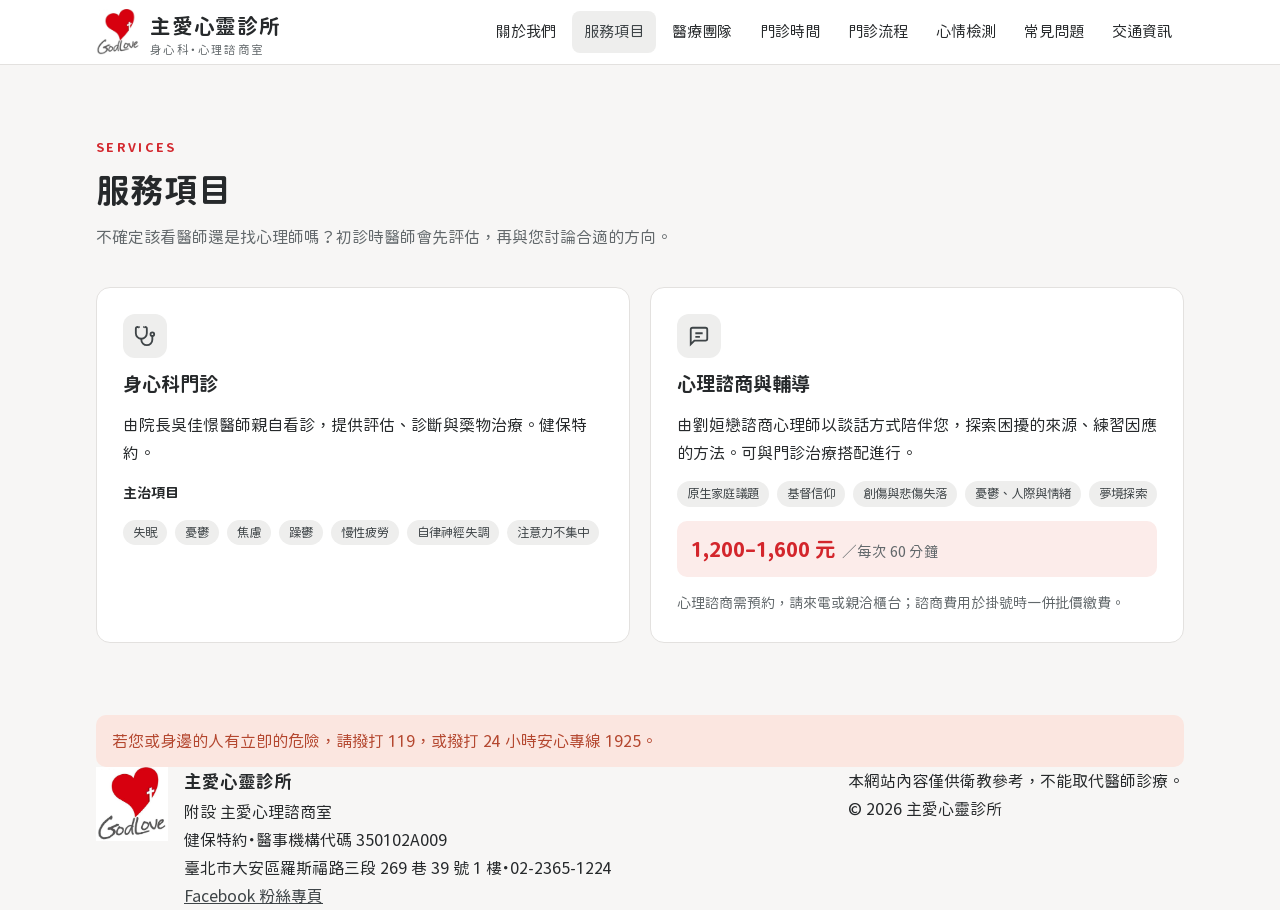
<file: services.html>
<!doctype html>
<html lang="zh-Hant-TW">
<head>
<meta charset="utf-8">
<meta name="viewport" content="width=device-width, initial-scale=1, viewport-fit=cover">
<title>服務項目｜主愛心靈診所</title>
<meta name="description" content="身心科門診與心理諮商與輔導。門診現場掛號，心理諮商需預約。">
<link rel="canonical" href="https://godloveclinic.github.io/services.html">
<link rel="icon" href="/favicon.ico" sizes="48x48">
<link rel="icon" href="/favicon-192.png" type="image/png" sizes="192x192">
<link rel="apple-touch-icon" href="/apple-touch-icon.png">
<link rel="preload" href="fonts/gensen-r.woff2" as="font" type="font/woff2" crossorigin>
<link rel="preload" href="fonts/gensen-b.woff2" as="font" type="font/woff2" crossorigin>
<link rel="stylesheet" href="style.css">
<meta property="og:site_name" content="主愛心靈診所">
<meta property="og:title" content="服務項目｜主愛心靈診所">
<meta property="og:description" content="身心科門診與心理諮商與輔導。門診現場掛號，心理諮商需預約。">
<meta property="og:url" content="https://godloveclinic.github.io/services.html">
</head>
<body>

<header class="top">
  <div class="wrap">
    <a class="brand" href="index.html" aria-label="主愛心靈診所 首頁">
      <img class="logo" src="godlove-logo.png" alt="" width="44" height="45">
      <span><b>主愛心靈診所</b><small>身心科・心理諮商室</small></span>
    </a>
    <button class="menu-btn" id="menuBtn" aria-expanded="false" aria-controls="mainNav">選單</button>
    <nav class="main" id="mainNav" aria-label="主選單">
      <a href="about.html">關於我們</a>
      <a href="services.html" aria-current="page">服務項目</a>
      <a href="team.html">醫療團隊</a>
      <a href="schedule.html">門診時間</a>
      <a href="first.html">門診流程</a>
      <a href="check.html">心情檢測</a>
      <a href="faq.html">常見問題</a>
      <a href="contact.html">交通資訊</a>
    </nav>
  </div>
</header>

<main id="top">
<section id="services">
  <div class="wrap">
    <div class="sec-head">
      <span class="eyebrow">SERVICES</span>
      <h2>服務項目</h2>
      <p class="lead">不確定該看醫師還是找心理師嗎？初診時醫師會先評估，再與您討論合適的方向。</p>
    </div>
    <div class="svc">
      <article>
        <div class="ic"><svg width="22" height="22" viewBox="0 0 24 24" fill="none" stroke="currentColor" stroke-width="2" aria-hidden="true"><path d="M4.8 2.3A.3.3 0 1 0 5 2H4a2 2 0 0 0-2 2v5a6 6 0 0 0 6 6 6 6 0 0 0 6-6V4a2 2 0 0 0-2-2h-1a.2.2 0 1 0 .3.3"/><path d="M8 15v1a6 6 0 0 0 6 6 6 6 0 0 0 6-6v-4"/><circle cx="20" cy="10" r="2"/></svg></div>
        <h3>身心科門診</h3>
        <p>由院長吳佳憬醫師親自看診，提供評估、診斷與藥物治療。健保特約。</p>
        <p class="note" style="font-weight:700;color:var(--ink)">主治項目</p>
        <ul><li class="tag">失眠</li><li class="tag">憂鬱</li><li class="tag">焦慮</li><li class="tag">躁鬱</li><li class="tag">慢性疲勞</li><li class="tag">自律神經失調</li><li class="tag">注意力不集中</li></ul>
      </article>
      <article>
        <div class="ic"><svg width="22" height="22" viewBox="0 0 24 24" fill="none" stroke="currentColor" stroke-width="2" aria-hidden="true"><path d="M21 15a2 2 0 0 1-2 2H7l-4 4V5a2 2 0 0 1 2-2h14a2 2 0 0 1 2 2z"/><path d="M8 9h8M8 13h5"/></svg></div>
        <h3>心理諮商與輔導</h3>
        <p>由劉姮戀諮商心理師以談話方式陪伴您，探索困擾的來源、練習因應的方法。可與門診治療搭配進行。</p>
        <ul><li class="tag">原生家庭議題</li><li class="tag">基督信仰</li><li class="tag">創傷與悲傷失落</li><li class="tag">憂鬱、人際與情緒</li><li class="tag">夢境探索</li></ul>
        <p class="fee"><strong>1,200–1,600 元</strong><span>／每次 60 分鐘</span></p>
        <p class="note">心理諮商需預約，請來電或親洽櫃台；諮商費用於掛號時一併批價繳費。</p>
      </article>
    </div>
  </div>
</section>

</main>

<footer>
  <div class="wrap">
    <p class="urgent">若您或身邊的人有立即的危險，請撥打 119，或撥打 24 小時安心專線 1925。</p>
    <div class="row">
      <div style="display:flex;gap:16px;align-items:flex-start"><img class="logo foot-logo" src="godlove-logo.png" alt="" width="72" height="78"><div><b>主愛心靈診所</b><br>附設 主愛心理諮商室<br>健保特約・醫事機構代碼 350102A009<br>臺北市大安區羅斯福路三段 269 巷 39 號 1 樓・02-2365-1224<br><a href="https://www.facebook.com/godloveclinic" target="_blank" rel="noopener">Facebook 粉絲專頁</a></div></div>
      <div>本網站內容僅供衛教參考，不能取代醫師診療。<br>© 2026 主愛心靈診所</div>
    </div>
  </div>
</footer>

<script src="site.js"></script>

</body>
</html>
</file>
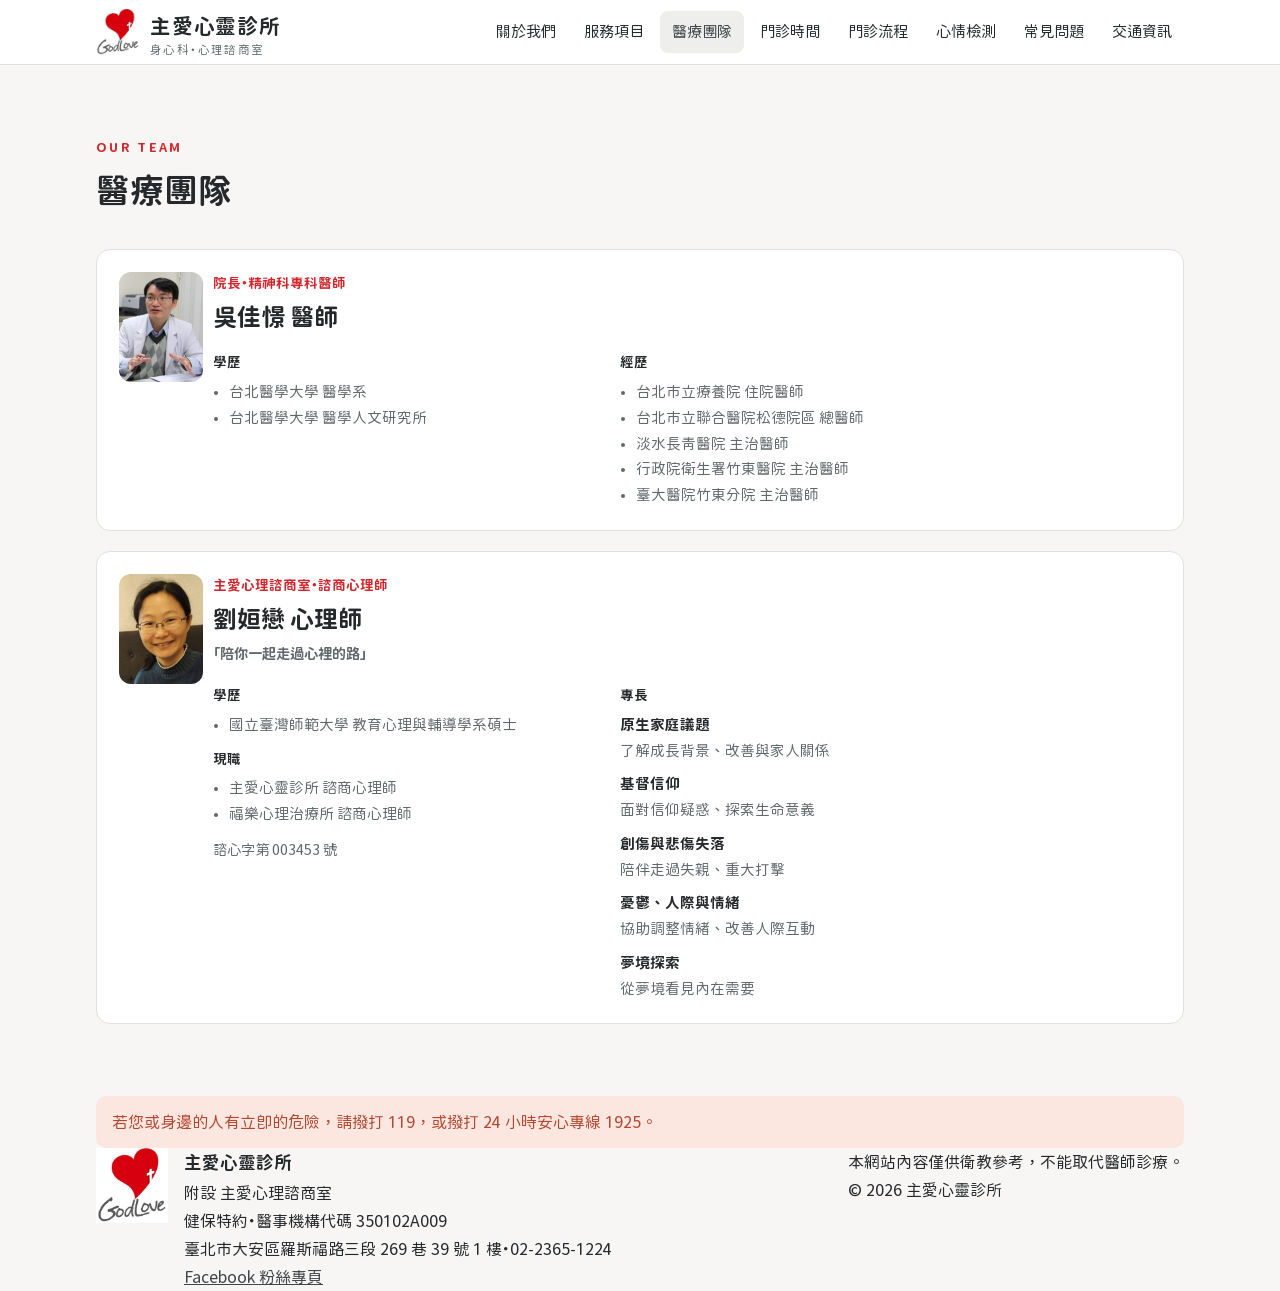
<file: team.html>
<!doctype html>
<html lang="zh-Hant-TW">
<head>
<meta charset="utf-8">
<meta name="viewport" content="width=device-width, initial-scale=1, viewport-fit=cover">
<title>醫療團隊｜主愛心靈診所</title>
<meta name="description" content="院長吳佳憬醫師、諮商心理師劉姮戀的學經歷與專長。">
<link rel="canonical" href="https://godloveclinic.github.io/team.html">
<link rel="icon" href="/favicon.ico" sizes="48x48">
<link rel="icon" href="/favicon-192.png" type="image/png" sizes="192x192">
<link rel="apple-touch-icon" href="/apple-touch-icon.png">
<link rel="preload" href="fonts/gensen-r.woff2" as="font" type="font/woff2" crossorigin>
<link rel="preload" href="fonts/gensen-b.woff2" as="font" type="font/woff2" crossorigin>
<link rel="stylesheet" href="style.css">
<meta property="og:site_name" content="主愛心靈診所">
<meta property="og:title" content="醫療團隊｜主愛心靈診所">
<meta property="og:description" content="院長吳佳憬醫師、諮商心理師劉姮戀的學經歷與專長。">
<meta property="og:url" content="https://godloveclinic.github.io/team.html">
</head>
<body>

<header class="top">
  <div class="wrap">
    <a class="brand" href="index.html" aria-label="主愛心靈診所 首頁">
      <img class="logo" src="godlove-logo.png" alt="" width="44" height="45">
      <span><b>主愛心靈診所</b><small>身心科・心理諮商室</small></span>
    </a>
    <button class="menu-btn" id="menuBtn" aria-expanded="false" aria-controls="mainNav">選單</button>
    <nav class="main" id="mainNav" aria-label="主選單">
      <a href="about.html">關於我們</a>
      <a href="services.html">服務項目</a>
      <a href="team.html" aria-current="page">醫療團隊</a>
      <a href="schedule.html">門診時間</a>
      <a href="first.html">門診流程</a>
      <a href="check.html">心情檢測</a>
      <a href="faq.html">常見問題</a>
      <a href="contact.html">交通資訊</a>
    </nav>
  </div>
</header>

<main id="top">
<section id="team">
  <div class="wrap">
    <div class="sec-head">
      <span class="eyebrow">OUR TEAM</span>
      <h2>醫療團隊</h2>
    </div>
    <div class="team">
      <div class="person lead-doc">
        <img class="photo" src="images/doctor.jpg" alt="吳佳憬醫師" width="84" height="110">
        <div class="pd">
          <span class="role">院長・精神科專科醫師</span>
          <h3>吳佳憬 醫師</h3>
          <div class="cv">
            <div><b>學歷</b><ul><li>台北醫學大學 醫學系</li><li>台北醫學大學 醫學人文研究所</li></ul></div>
            <div><b>經歷</b><ul><li>台北市立療養院 住院醫師</li><li>台北市立聯合醫院松德院區 總醫師</li><li>淡水長青醫院 主治醫師</li><li>行政院衛生署竹東醫院 主治醫師</li><li>臺大醫院竹東分院 主治醫師</li></ul></div>
          </div>
        </div>
      </div>
      <div class="person lead-doc">
        <img class="photo" src="images/counselor.jpg" alt="劉姮戀諮商心理師" width="84" height="110">
        <div class="pd">
          <span class="role">主愛心理諮商室・諮商心理師</span>
          <h3>劉姮戀 心理師</h3>
          <p class="motto">「陪你一起走過心裡的路」</p>
          <div class="cv">
            <div><b>學歷</b><ul><li>國立臺灣師範大學 教育心理與輔導學系碩士</li></ul><b style="display:block;margin-top:10px">現職</b><ul><li>主愛心靈診所 諮商心理師</li><li>福樂心理治療所 諮商心理師</li></ul><p class="lic">諮心字第 003453 號</p></div>
            <div><b>專長</b><ul class="spec">
              <li><strong>原生家庭議題</strong>了解成長背景、改善與家人關係</li>
              <li><strong>基督信仰</strong>面對信仰疑惑、探索生命意義</li>
              <li><strong>創傷與悲傷失落</strong>陪伴走過失親、重大打擊</li>
              <li><strong>憂鬱、人際與情緒</strong>協助調整情緒、改善人際互動</li>
              <li><strong>夢境探索</strong>從夢境看見內在需要</li>
            </ul></div>
          </div>
        </div>
      </div>
    </div>
  </div>
</section>

</main>

<footer>
  <div class="wrap">
    <p class="urgent">若您或身邊的人有立即的危險，請撥打 119，或撥打 24 小時安心專線 1925。</p>
    <div class="row">
      <div style="display:flex;gap:16px;align-items:flex-start"><img class="logo foot-logo" src="godlove-logo.png" alt="" width="72" height="78"><div><b>主愛心靈診所</b><br>附設 主愛心理諮商室<br>健保特約・醫事機構代碼 350102A009<br>臺北市大安區羅斯福路三段 269 巷 39 號 1 樓・02-2365-1224<br><a href="https://www.facebook.com/godloveclinic" target="_blank" rel="noopener">Facebook 粉絲專頁</a></div></div>
      <div>本網站內容僅供衛教參考，不能取代醫師診療。<br>© 2026 主愛心靈診所</div>
    </div>
  </div>
</footer>

<script src="site.js"></script>

</body>
</html>
</file>
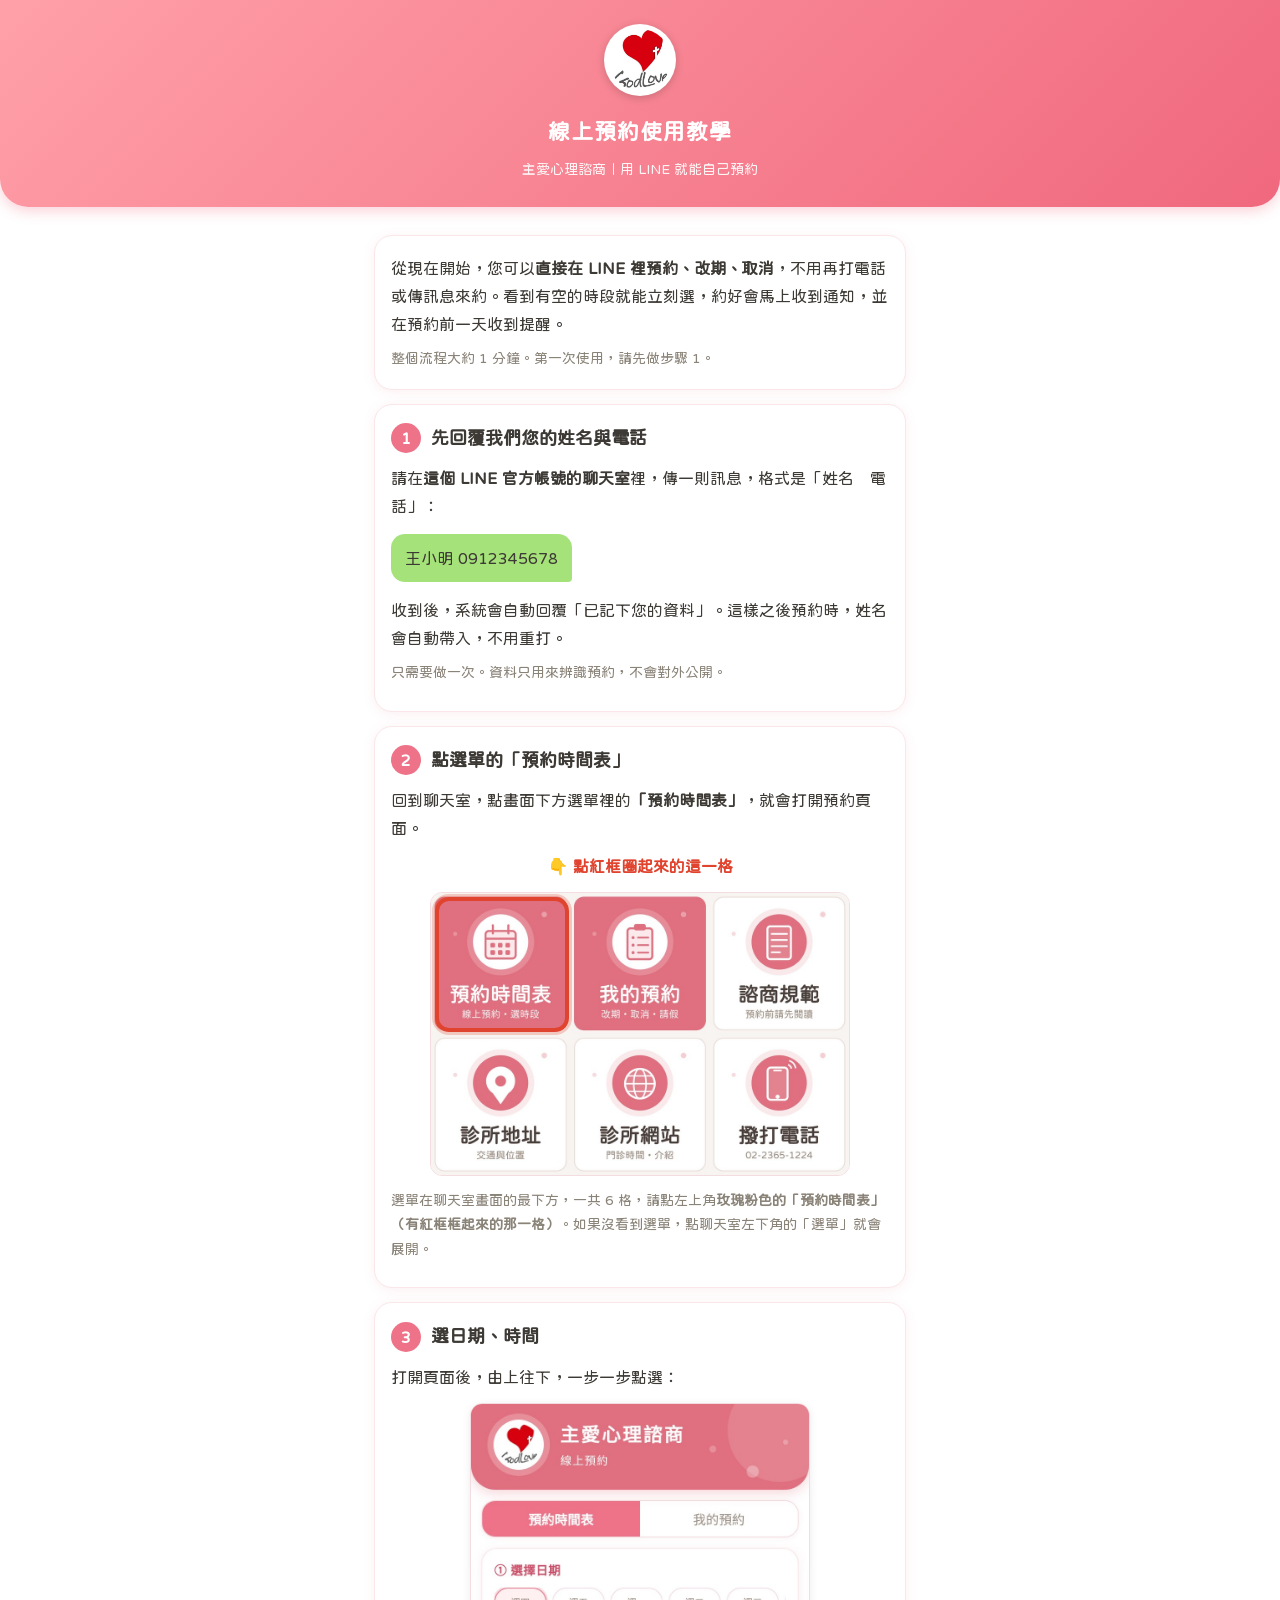
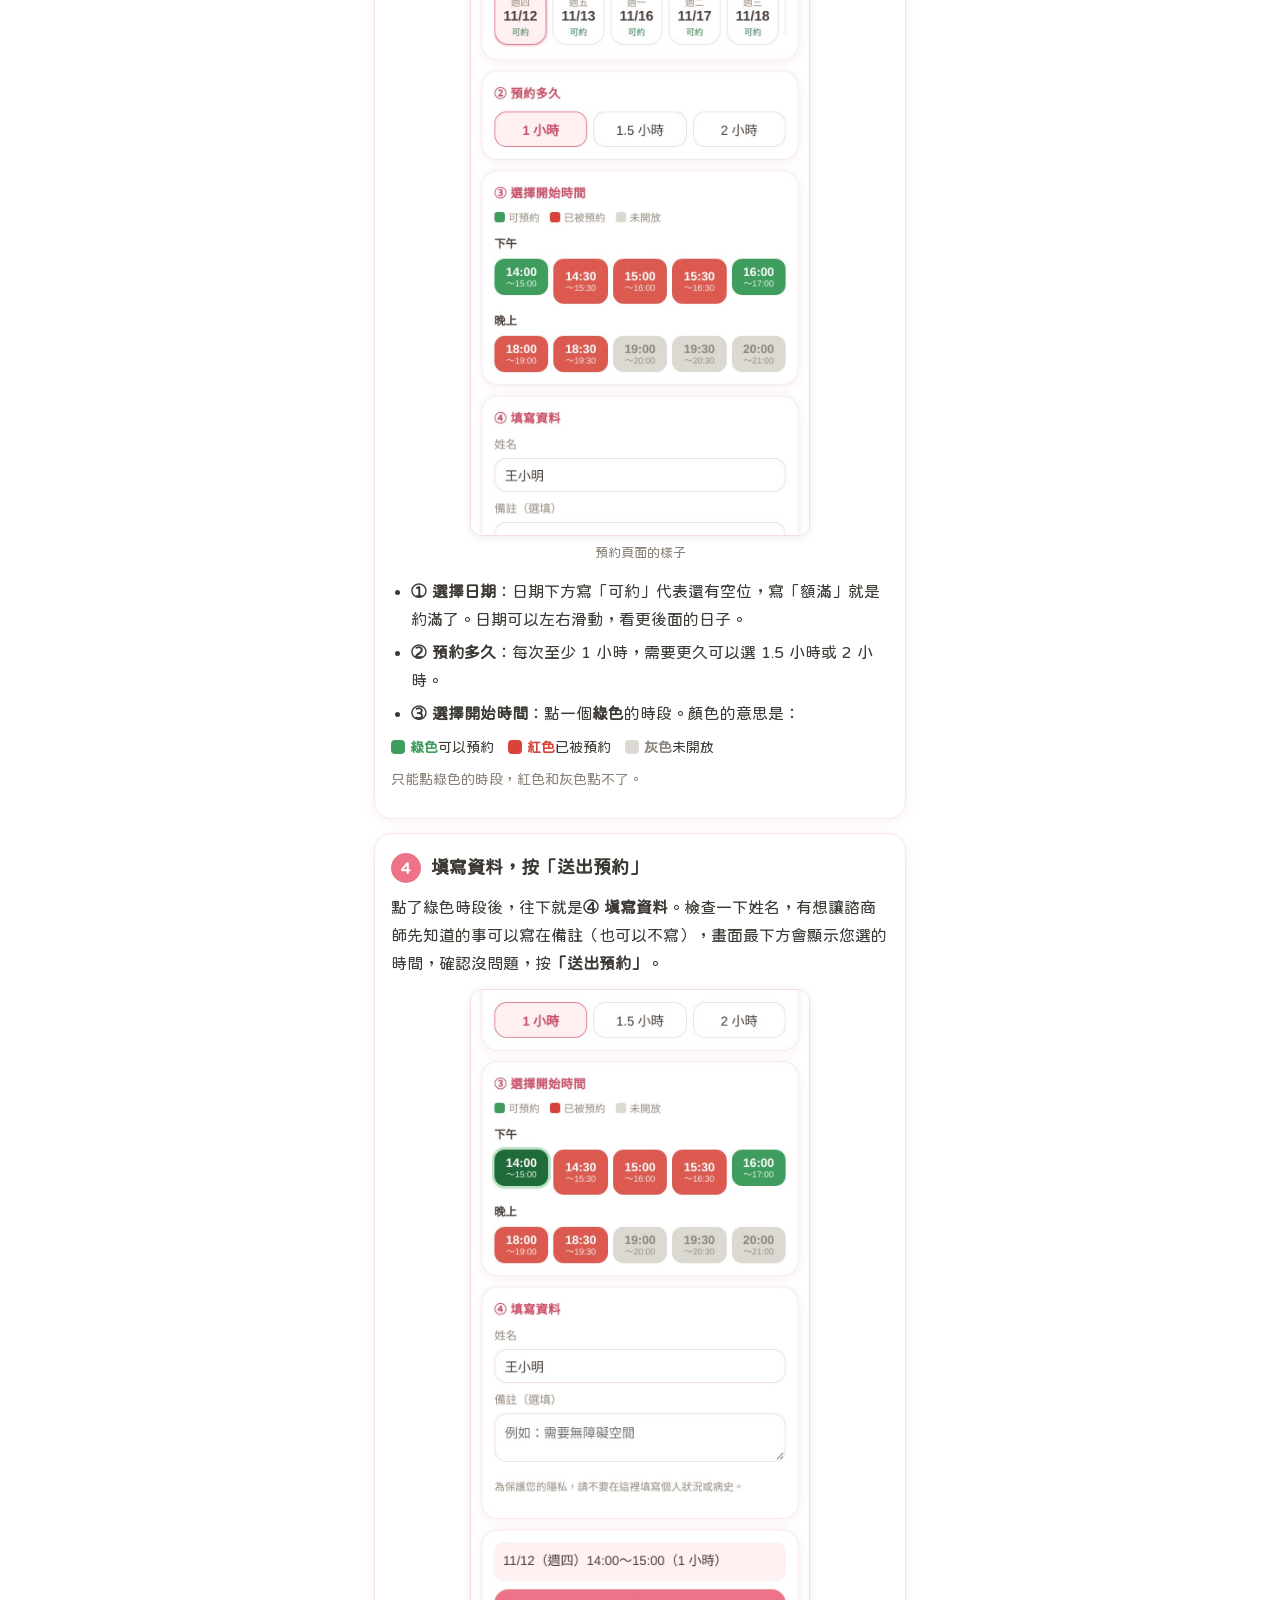
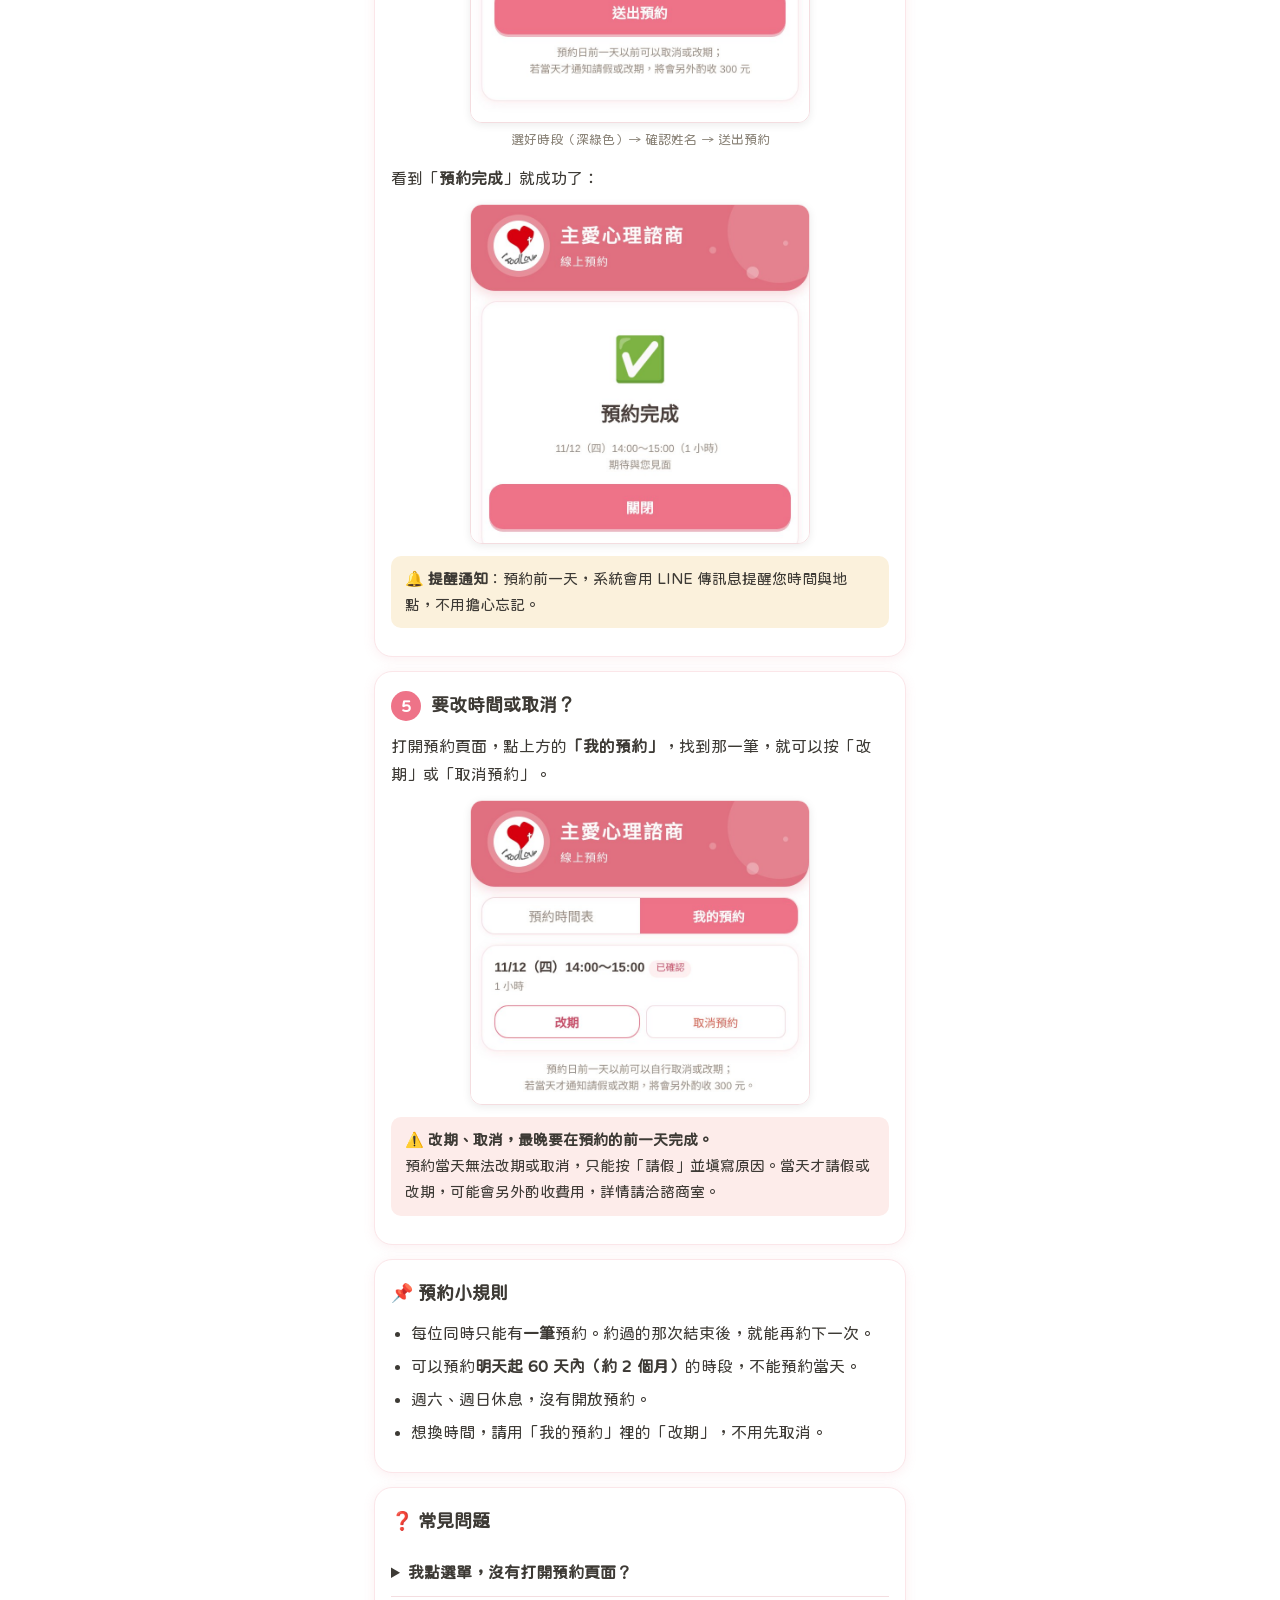
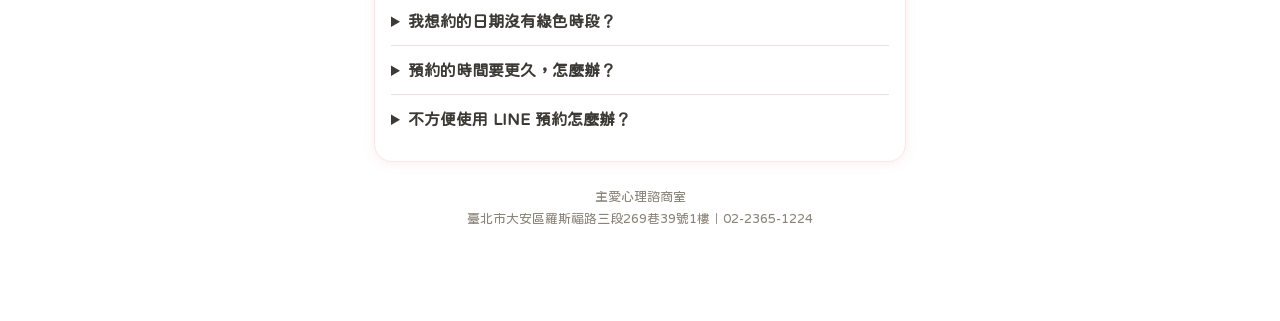
<file: booking/guide.html>
<!DOCTYPE html>
<html lang="zh-Hant">
<head>
<meta charset="UTF-8">
<meta name="robots" content="noindex, nofollow">
<meta name="viewport" content="width=device-width, initial-scale=1">
<title>線上預約使用教學｜主愛心理諮商</title>
<link rel="icon" href="favicon.png">
<link rel="preload" href="huninn-sub-v1.woff2" as="font" type="font/woff2" crossorigin>
<style>@font-face{font-family:"Huninn";src:url(huninn-sub-v1.woff2) format("woff2");font-display:swap}</style>
<style>
:root{--bg:#fff;--card:#fff;--ink:#3d3a35;--mute:#8a8378;--line:#f4dde0;--main:#ee7388;--main-d:#cf4d66;--soft:#fff0f2;--warn:#c96f5b;--gold:#c9952e;--ok:#3f9d5d;--busy:#d9443a;--no:#dcd8d2}
*{box-sizing:border-box}
body{margin:0;background:var(--bg);color:var(--ink);font-family:"Huninn","PingFang TC","Noto Sans TC","Microsoft JhengHei",sans-serif;line-height:1.75;font-size:16px}
header{background:linear-gradient(135deg,#ffa0a8,#f0687d);color:#fff;padding:24px 18px 26px;text-align:center;border-radius:0 0 28px 28px;box-shadow:0 4px 14px rgba(240,104,125,.3)}
header .logo{width:72px;height:72px;border-radius:50%;background:#fff;padding:5px;box-shadow:0 2px 8px rgba(0,0,0,.18);margin-bottom:8px;object-fit:contain}
header h1{margin:0 0 6px;font-size:22px;letter-spacing:1px}
header p{margin:0;opacity:.92;font-size:14px}
main{max-width:560px;margin:0 auto;padding:14px 14px 60px}
.card{background:var(--card);border-radius:18px;padding:18px 16px;margin:14px 0;box-shadow:0 2px 12px rgba(230,120,140,.12);border:1px solid #fbe6e9}
.card h2{margin:0 0 10px;font-size:18px;display:flex;align-items:center;gap:10px}
.n{flex:none;width:30px;height:30px;border-radius:50%;background:var(--main);color:#fff;display:inline-flex;align-items:center;justify-content:center;font-size:16px;font-weight:700}
.card p{margin:8px 0}
.hint{color:var(--mute);font-size:14px}
.say{background:#a6e27a;border-radius:14px 14px 4px 14px;padding:10px 14px;display:inline-block;margin:6px 0;font-size:16px}
.menu{display:flex;border:1px solid var(--line);border-radius:10px;overflow:hidden;margin:10px 0;font-size:14px}
.menu div{flex:1;text-align:center;padding:12px 4px;border-right:1px solid var(--line);color:var(--mute);background:#faf8f3}
.menu div:last-child{border-right:0}
.menu div.hl{background:var(--soft);color:var(--main-d);font-weight:700;outline:2px solid var(--main);outline-offset:-2px}
.slots{display:grid;grid-template-columns:repeat(4,1fr);gap:6px;margin:10px 0}
.slots span{border-radius:8px;padding:8px 0;text-align:center;color:#fff;font-size:14px;font-weight:600}
.s-ok{background:var(--ok)}.s-busy{background:var(--busy);opacity:.88}.s-no{background:var(--no);color:#8c867d!important}
.legend{display:flex;gap:14px;flex-wrap:wrap;font-size:14px;margin:6px 0}
.legend i{display:inline-block;width:14px;height:14px;border-radius:4px;vertical-align:-2px;margin-right:5px}
ul{padding-left:20px;margin:8px 0}li{margin:5px 0}
.note{background:#fbf1dc;border-radius:10px;padding:10px 14px;font-size:15px;margin:10px 0}
.warn{background:#fdecea;border-radius:10px;padding:10px 14px;font-size:15px;margin:10px 0}
.btn{display:block;text-align:center;background:var(--main);color:#fff;text-decoration:none;border-radius:12px;padding:14px;font-weight:700;margin:12px 0}
details{border-top:1px solid var(--line);padding:10px 0}details:first-of-type{border-top:0}
summary{cursor:pointer;font-weight:700}
figure{margin:12px 0}
figure img{display:block;width:100%;max-width:340px;margin:0 auto;border-radius:12px;border:1px solid var(--line);box-shadow:0 2px 8px rgba(0,0,0,.08)}
figure figcaption{text-align:center;color:var(--mute);font-size:13px;margin-top:6px}
.menuimg{position:relative;max-width:420px;margin:12px auto;border-radius:12px;overflow:hidden;border:1px solid var(--line)}
.menuimg img{display:block;width:100%}
.menuimg .box{position:absolute;left:1%;top:1.5%;width:32%;height:48%;border:4px solid #e0442f;border-radius:14px;box-shadow:0 0 0 3px rgba(224,68,47,.25)}
.menuimg .tag{position:absolute;left:3%;top:52%;background:#e0442f;color:#fff;font-size:13px;font-weight:700;padding:3px 10px;border-radius:12px}
footer{text-align:center;color:var(--mute);font-size:13px;padding:10px 0 30px}
b.g{color:var(--ok)}b.r{color:var(--busy)}b.y{color:#8c867d}
</style>
</head>
<body>
<header>
  <img class="logo" src="logo.png" alt="GodLove">
  <h1>線上預約使用教學</h1>
  <p>主愛心理諮商｜用 LINE 就能自己預約</p>
</header>
<main>

<div class="card">
  <p style="margin-top:0">從現在開始，您可以<b>直接在 LINE 裡預約、改期、取消</b>，不用再打電話或傳訊息來約。看到有空的時段就能立刻選，約好會馬上收到通知，並在預約前一天收到提醒。</p>
  <p class="hint" style="margin-bottom:0">整個流程大約 1 分鐘。第一次使用，請先做步驟 1。</p>
</div>

<div class="card">
  <h2><span class="n">1</span>先回覆我們您的姓名與電話</h2>
  <p>請在<b>這個 LINE 官方帳號的聊天室</b>裡，傳一則訊息，格式是「姓名　電話」：</p>
  <div class="say">王小明 0912345678</div>
  <p>收到後，系統會自動回覆「已記下您的資料」。這樣之後預約時，姓名會自動帶入，不用重打。</p>
  <p class="hint">只需要做一次。資料只用來辨識預約，不會對外公開。</p>
</div>

<div class="card">
  <h2><span class="n">2</span>點選單的「預約時間表」</h2>
  <p>回到聊天室，點畫面下方選單裡的<b>「預約時間表」</b>，就會打開預約頁面。</p>
  <p style="margin:10px 0 0;text-align:center;color:#e0442f;font-weight:700">👇 點紅框圈起來的這一格</p>
  <div class="menuimg"><img src="guide-img/richmenu-v3.jpg" alt="LINE 聊天室下方的選單"><div class="box"></div></div>
  <p class="hint">選單在聊天室畫面的最下方，一共 6 格，請點左上角<b>玫瑰粉色的「預約時間表」（有紅框框起來的那一格）</b>。如果沒看到選單，點聊天室左下角的「選單」就會展開。</p>
</div>

<div class="card">
  <h2><span class="n">3</span>選日期、時間</h2>
  <p>打開頁面後，由上往下，一步一步點選：</p>
  <figure><img src="guide-img/step3-a.jpg" alt="預約頁面：選擇日期、預約多久、選擇開始時間"><figcaption>預約頁面的樣子</figcaption></figure>
  <ul>
    <li><b>① 選擇日期</b>：日期下方寫「可約」代表還有空位，寫「額滿」就是約滿了。日期可以左右滑動，看更後面的日子。</li>
    <li><b>② 預約多久</b>：每次至少 1 小時，需要更久可以選 1.5 小時或 2 小時。</li>
    <li><b>③ 選擇開始時間</b>：點一個<b>綠色</b>的時段。顏色的意思是：</li>
  </ul>
  <div class="legend"><span><i style="background:var(--ok)"></i><b class="g">綠色</b>可以預約</span><span><i style="background:var(--busy)"></i><b class="r">紅色</b>已被預約</span><span><i style="background:var(--no)"></i><b class="y">灰色</b>未開放</span></div>
  <p class="hint">只能點綠色的時段，紅色和灰色點不了。</p>
</div>

<div class="card">
  <h2><span class="n">4</span>填寫資料，按「送出預約」</h2>
  <p>點了綠色時段後，往下就是<b>④ 填寫資料</b>。檢查一下姓名，有想讓諮商師先知道的事可以寫在備註（也可以不寫），畫面最下方會顯示您選的時間，確認沒問題，按<b>「送出預約」</b>。</p>
  <figure><img src="guide-img/step3-b.jpg" alt="選好時段後，填寫資料並按送出預約"><figcaption>選好時段（深綠色）→ 確認姓名 → 送出預約</figcaption></figure>
  <p>看到「<b>預約完成</b>」就成功了：</p>
  <figure><img src="guide-img/step4-done.jpg" alt="預約完成畫面"></figure>
  <div class="note">🔔 <b>提醒通知</b>：預約前一天，系統會用 LINE 傳訊息提醒您時間與地點，不用擔心忘記。</div>
</div>

<div class="card">
  <h2><span class="n">5</span>要改時間或取消？</h2>
  <p>打開預約頁面，點上方的<b>「我的預約」</b>，找到那一筆，就可以按「改期」或「取消預約」。</p>
  <figure><img src="guide-img/step5-mine.jpg" alt="我的預約頁面：改期與取消預約按鈕"></figure>
  <div class="warn">⚠️ <b>改期、取消，最晚要在預約的前一天完成。</b><br>預約當天無法改期或取消，只能按「請假」並填寫原因。當天才請假或改期，可能會另外酌收費用，詳情請洽諮商室。</div>
</div>

<div class="card">
  <h2>📌 預約小規則</h2>
  <ul>
    <li>每位同時只能有<b>一筆</b>預約。約過的那次結束後，就能再約下一次。</li>
    <li>可以預約<b>明天起 60 天內（約 2 個月）</b>的時段，不能預約當天。</li>
    <li>週六、週日休息，沒有開放預約。</li>
    <li>想換時間，請用「我的預約」裡的「改期」，不用先取消。</li>
  </ul>
</div>

<div class="card">
  <h2>❓ 常見問題</h2>
  <details><summary>我點選單，沒有打開預約頁面？</summary><p>請先確認 LINE 是最新版本，再試一次。還是打不開，請直接傳訊息給我們。</p></details>
  <details><summary>我想約的日期沒有綠色時段？</summary><p>代表那天已經約滿，或還沒開放。可以看看其他日期，或直接傳訊息詢問。</p></details>
  <details><summary>預約的時間要更久，怎麼辦？</summary><p>在「② 預約多久」選 1.5 小時或 2 小時，再選開始時間。</p></details>
  <details><summary>不方便使用 LINE 預約怎麼辦？</summary><p>也可以直接來電 02-2365-1224，或在聊天室傳訊息，由櫃台幫您預約。</p></details>
</div>

<footer>主愛心理諮商室<br>臺北市大安區羅斯福路三段269巷39號1樓｜02-2365-1224</footer>
</main>
</body>
</html>
</file>
<file: style.css>
/* 源泉圓體 GenSenRounded（SIL OFL 1.1，授權見 fonts/OFL.txt），僅含網站用到的字 */
@font-face{font-family:"GenSen Rounded";src:url("fonts/gensen-r.woff2") format("woff2");font-weight:300 500;font-display:swap}
@font-face{font-family:"GenSen Rounded";src:url("fonts/gensen-b.woff2") format("woff2");font-weight:600 900;font-display:swap}
@font-face{font-family:"GenSen Rounded Display";src:url("fonts/gensen-b.woff2") format("woff2");font-weight:100 900;font-display:swap}
/* Layout: 安靜的單頁官網。頂部常駐導覽，主視覺左側為 LOGO 與診所名稱、右側為「今日門診」即時狀態；之後依序為服務、團隊、門診表、初診須知、自我檢測、FAQ、交通。配色取自 GodLove LOGO：愛心紅 + 手寫字炭灰。 */
:root{
  --bg:#f7f6f5; --surface:#ffffff; --ink:#26292b; --muted:#62686b; --line:#e3e1df;
  --deep:#3e4447; --on-deep:#ffffff; --deep-soft:#eeeeed;
  --glow:#d3262c; --glow-soft:#fcecea; --ok:#2f7d55; --ok-soft:#e2f2e8; --warn:#b4472f; --warn-soft:#fbe6e0;
  --glow-on-deep:#ff9fa1;
  --f-display:"GenSen Rounded Display","PingFang TC","Microsoft JhengHei",system-ui,sans-serif;
  --f-body:"GenSen Rounded","PingFang TC","Microsoft JhengHei",system-ui,sans-serif;
  --r:14px;
}
@media (prefers-color-scheme: dark){:root:not([data-theme="light"]){
  --bg:#161718; --surface:#1f2122; --ink:#ebeae8; --muted:#a3a6a7; --line:#33363a;
  --deep:#d6d8d9; --on-deep:#18191a; --deep-soft:#2a2c2e;
  --glow:#f0777a; --glow-soft:#341d1e; --ok:#79c79b; --ok-soft:#18291f; --warn:#f0a080; --warn-soft:#2e2017;
  --glow-on-deep:#b81d23; color-scheme:dark}}
:root[data-theme="dark"]{
  --bg:#161718; --surface:#1f2122; --ink:#ebeae8; --muted:#a3a6a7; --line:#33363a;
  --deep:#d6d8d9; --on-deep:#18191a; --deep-soft:#2a2c2e;
  --glow:#f0777a; --glow-soft:#341d1e; --ok:#79c79b; --ok-soft:#18291f; --warn:#f0a080; --warn-soft:#2e2017;
  --glow-on-deep:#b81d23; color-scheme:dark}
.logo{display:block;height:auto}
.brand .logo{width:44px}
.hero-logo{width:120px;margin-bottom:16px}
.foot-logo{width:72px}

*{box-sizing:border-box}
html{scroll-behavior:smooth;scroll-padding-top:76px}
@media (prefers-reduced-motion:reduce){html{scroll-behavior:auto}*{transition:none!important;animation:none!important}}
body{background:var(--bg);color:var(--ink);font-family:var(--f-body);font-size:16px;line-height:1.75;-webkit-font-smoothing:antialiased}
body::before{content:"";position:fixed;inset:0 0 auto;height:env(safe-area-inset-top,0px);z-index:60;background:var(--surface)}
a{color:var(--deep)}
:focus-visible{outline:3px solid var(--glow);outline-offset:2px;border-radius:6px}
.wrap{max-width:1120px;margin:0 auto;padding-left:max(16px,env(safe-area-inset-left,0px));padding-right:max(16px,env(safe-area-inset-right,0px))}
h1,h2,h3{font-family:var(--f-display);font-weight:700;text-wrap:balance;line-height:1.3;margin:0}
h2{font-size:clamp(1.6rem,3.2vw,2.1rem)}
h3{font-size:1.2rem}
p{margin:0}
.eyebrow{font-size:.8rem;letter-spacing:.18em;color:var(--glow);font-weight:700}
.lead{color:var(--muted);max-width:40em}
section{padding-block:72px}
.sec-head{display:grid;gap:10px;margin-bottom:36px}
.btn{display:inline-flex;align-items:center;gap:8px;padding:11px 20px;border-radius:999px;font:inherit;font-weight:700;font-size:.95rem;cursor:pointer;border:1.5px solid var(--deep);background:var(--deep);color:var(--on-deep);text-decoration:none}
.btn.ghost{background:transparent;color:var(--deep)}
.btn:hover{filter:brightness(1.08)}
.tag{display:inline-block;font-size:.78rem;padding:2px 10px;border-radius:999px;background:var(--deep-soft);color:var(--deep);font-weight:500}
.placeholder{color:var(--glow);font-weight:500}

/* header */
header.top{position:sticky;top:env(safe-area-inset-top,0px);z-index:50;background:var(--surface);border-bottom:1px solid var(--line)}
.top .wrap{display:flex;align-items:center;gap:16px;min-height:64px}
.brand{display:flex;align-items:center;gap:10px;text-decoration:none;color:var(--ink);margin-right:auto}
.brand svg{flex:none}
.brand b{font-family:var(--f-display);font-size:1.3rem;letter-spacing:.04em}
.brand small{display:block;font-size:.72rem;color:var(--muted);letter-spacing:.12em;line-height:1}
nav.main{display:flex;gap:4px}
nav.main a{padding:8px 12px;border-radius:8px;text-decoration:none;color:var(--ink);font-size:.95rem}
nav.main a:hover{background:var(--deep-soft);color:var(--deep)}
.menu-btn{display:none;background:none;border:1px solid var(--line);border-radius:8px;padding:8px 12px;font:inherit;color:var(--ink);cursor:pointer}
@media (max-width:900px){
  .menu-btn{display:inline-block}
  nav.main{position:absolute;left:0;right:0;top:100%;flex-direction:column;background:var(--surface);border-bottom:1px solid var(--line);padding:8px max(16px,env(safe-area-inset-right,0px)) 16px max(16px,env(safe-area-inset-left,0px));display:none}
  nav.main.open{display:flex}
  nav.main a{padding:12px}
}

/* hero */
.hero{position:relative;overflow:hidden;padding-block:64px 72px;background:
  radial-gradient(520px 360px at 82% 30%, var(--glow-soft), transparent 70%), var(--bg)}
.hero .wrap{display:grid;grid-template-columns:1.15fr .85fr;gap:48px;align-items:center}
.hero h1{font-size:clamp(2.6rem,7vw,4.4rem);letter-spacing:.06em}
.hero .sub{font-size:1.05rem;color:var(--muted);letter-spacing:.2em;margin-top:6px}
.hero .tagline{font-family:var(--f-display);font-size:clamp(1.25rem,2.6vw,1.6rem);margin-top:28px;color:var(--deep)}
.hero .ctas{display:flex;flex-wrap:wrap;gap:12px;margin-top:28px}
.notice{margin-top:24px;display:flex;gap:10px;align-items:flex-start;font-size:.92rem;color:var(--muted);max-width:34em}
.notice svg{flex:none;margin-top:4px;color:var(--glow)}
.verse{margin-top:28px;padding-left:14px;border-left:2px solid var(--glow);font-family:var(--f-display);color:var(--muted);font-size:1rem;max-width:30em}
.verse cite{display:block;font-style:normal;font-size:.82rem;margin-top:4px;font-family:var(--f-body)}
@media (max-width:860px){.hero .wrap{grid-template-columns:1fr;gap:32px}}

/* today card */
.today{background:var(--surface);border:1px solid var(--line);border-radius:20px;padding:24px;box-shadow:0 18px 40px -24px rgba(20,50,55,.35);min-width:0}
.today-head{display:flex;justify-content:space-between;align-items:baseline;gap:12px;flex-wrap:wrap}
.today-head span{color:var(--muted);font-size:.9rem;font-variant-numeric:tabular-nums}
.status{display:flex;align-items:center;gap:10px;margin:16px 0 18px;padding:12px 14px;border-radius:12px;font-weight:700}
.status .dot{width:10px;height:10px;border-radius:50%;background:currentColor;flex:none}
.status.open{background:var(--ok-soft);color:var(--ok)}
.status.open .dot{animation:pulse 1.8s infinite}
.status.soon{background:var(--glow-soft);color:var(--glow)}
.status.closed{background:var(--deep-soft);color:var(--muted)}
@keyframes pulse{0%,100%{opacity:1}50%{opacity:.35}}
.sess{display:grid;gap:8px;list-style:none;margin:0;padding:0}
.sess li{display:grid;grid-template-columns:4.5em 1fr auto;gap:10px;align-items:center;padding:10px 0;border-top:1px dashed var(--line);font-variant-numeric:tabular-nums}
.sess li b{font-weight:700}
.sess li .doc{color:var(--muted);font-size:.92rem}
.sess li.now b{color:var(--ok)}
.sess li.off{color:var(--muted)}
.today .reg{font-size:.85rem;color:var(--muted);margin-top:12px}

/* services */
.svc{display:grid;grid-template-columns:repeat(2,1fr);gap:20px}
@media (max-width:860px){.svc{grid-template-columns:1fr}}
.svc article{background:var(--surface);border:1px solid var(--line);border-radius:var(--r);padding:26px;display:grid;gap:14px;align-content:start}
.svc .ic{width:44px;height:44px;border-radius:12px;background:var(--deep-soft);color:var(--deep);display:grid;place-items:center}
.svc ul{margin:0;padding:0;list-style:none;display:flex;flex-wrap:wrap;gap:8px}
.fee{display:flex;align-items:baseline;gap:6px;flex-wrap:wrap;padding:10px 14px;border-radius:10px;background:var(--glow-soft);margin:0}
.fee strong{font-family:var(--f-display);font-size:1.3rem;color:var(--glow);font-variant-numeric:tabular-nums}
.fee span{color:var(--muted);font-size:.92rem}
.svc .note{font-size:.88rem;color:var(--muted)}

/* about */
.about{background:var(--surface);border-block:1px solid var(--line)}
.about .wrap{display:grid;grid-template-columns:1fr 1fr;gap:48px;align-items:start}
.about .wrap > *{min-width:0}
.values{display:grid;gap:18px}
.values div{display:grid;grid-template-columns:auto 1fr;gap:4px 14px}
.values strong{font-family:var(--f-display);font-size:1.15rem;grid-row:span 2;color:var(--glow);width:2.2em}
.values span{color:var(--muted);font-size:.95rem}
@media (max-width:860px){.about .wrap{grid-template-columns:1fr;gap:28px}}

/* team */
.team{display:grid;grid-template-columns:1fr;gap:20px}
.photo{width:84px;height:110px;object-fit:cover;border-radius:12px}
.motto{font-family:var(--f-display);color:var(--glow);font-size:1.05rem}
.lic{font-size:.85rem;color:var(--muted);margin-top:10px;font-variant-numeric:tabular-nums}
.spec{list-style:none;padding:0!important;display:grid;gap:8px}
.spec strong{display:block;color:var(--ink);font-weight:700}
@media (max-width:860px){.team{grid-template-columns:1fr}}
.lead-doc{grid-template-columns:auto 1fr;gap:20px}
.lead-doc .avatar{width:84px;height:84px;font-size:2.2rem;background:var(--deep);color:var(--on-deep)}
.pd{display:grid;gap:6px;min-width:0}
.pd h3{font-size:1.5rem}
.cv{display:grid;grid-template-columns:1fr 1.4fr;gap:20px;margin-top:8px}
.cv b{font-size:.85rem;color:var(--ink)}
.cv ul{margin:4px 0 0;padding-left:1.1em;color:var(--muted);font-size:.92rem}
@media (max-width:600px){.lead-doc{grid-template-columns:1fr}.cv{grid-template-columns:1fr}}
.person{background:var(--surface);border:1px solid var(--line);border-radius:var(--r);padding:22px;display:grid;gap:10px;align-content:start}
.avatar{width:64px;height:64px;border-radius:50%;background:var(--deep-soft);color:var(--deep);display:grid;place-items:center;font-family:var(--f-display);font-size:1.6rem}
.person .role{font-size:.85rem;color:var(--glow);font-weight:700}
.person p{font-size:.9rem;color:var(--muted)}

/* schedule */
.sched-box{background:var(--surface);border:1px solid var(--line);border-radius:var(--r);overflow-x:auto}
table.sched{width:100%;border-collapse:collapse;min-width:640px;font-variant-numeric:tabular-nums}
.sched th,.sched td{padding:14px 10px;text-align:center;border-bottom:1px solid var(--line)}
.sched thead th{font-weight:700;background:var(--deep-soft);color:var(--deep)}
.sched tbody th{text-align:left;padding-left:18px;white-space:nowrap}
.sched tbody th small{display:block;color:var(--muted);font-weight:400}
.sched td.off{color:var(--muted)}
.sched .today-col{background:var(--glow-soft)}
.sched thead .today-col{background:var(--glow);color:var(--on-deep)}
.sched-notes{display:grid;grid-template-columns:repeat(3,1fr);gap:16px;margin-top:20px}
.sched-notes div{font-size:.92rem;color:var(--muted)}
.sched-notes b{display:block;color:var(--ink)}
@media (max-width:760px){.sched-notes{grid-template-columns:1fr}}

/* first visit */
.steps{display:grid;grid-template-columns:repeat(4,1fr);gap:0;counter-reset:s;list-style:none;padding:0;margin:0}
.steps li{position:relative;padding:0 20px 0 0;display:grid;gap:8px;align-content:start}
.steps li::before{counter-increment:s;content:counter(s);width:40px;height:40px;border-radius:50%;background:var(--deep);color:var(--on-deep);display:grid;place-items:center;font-weight:700;font-family:var(--f-display);font-size:1.2rem}
.steps li span{color:var(--muted);font-size:.93rem}
@media (max-width:860px){.steps{grid-template-columns:1fr 1fr;gap:28px}}
@media (max-width:480px){.steps{grid-template-columns:1fr}}
.bring{margin-top:36px;display:grid;grid-template-columns:1fr 1fr;gap:20px}
.bring > div{background:var(--surface);border:1px solid var(--line);border-radius:var(--r);padding:22px}
.bring ul{margin:10px 0 0;padding-left:1.2em;color:var(--muted)}
@media (max-width:760px){.bring{grid-template-columns:1fr}}

/* BSRS */
.check{background:var(--deep);color:var(--on-deep)}
.check .eyebrow,.help-lines b{color:var(--glow-on-deep)!important}
.check .lead{color:inherit;opacity:.85}
.check-grid{display:grid;grid-template-columns:1fr 1.3fr;gap:40px;align-items:start}
.check-grid > *{min-width:0}
@media (max-width:860px){.check-grid{grid-template-columns:1fr}}
.quiz{background:var(--surface);color:var(--ink);border-radius:20px;padding:24px;display:grid;gap:18px}
.q{display:grid;gap:8px}
.q p{font-weight:500}
.q p em{font-style:normal;color:var(--muted);font-size:.85rem;margin-left:6px}
.opts{display:grid;grid-template-columns:repeat(5,1fr);gap:6px}
.opts label{position:relative}
.opts input{position:absolute;opacity:0;inset:0}
.opts span{display:block;text-align:center;padding:8px 2px;border:1px solid var(--line);border-radius:8px;font-size:.8rem;cursor:pointer;line-height:1.3}
.opts span b{display:block;font-size:1rem}
.opts input:checked + span{background:var(--deep);color:var(--on-deep);border-color:var(--deep)}
.opts input:focus-visible + span{outline:3px solid var(--glow);outline-offset:2px}
.result{border-radius:12px;padding:16px;display:grid;gap:8px}
.result.lv0{background:var(--ok-soft)} .result.lv1{background:var(--glow-soft)} .result.lv2,.result.lv3{background:var(--warn-soft)}
.result .score{font-family:var(--f-display);font-size:1.3rem}
.help-lines{display:grid;gap:10px;margin-top:24px}
.help-lines div{display:flex;justify-content:space-between;gap:12px;padding:12px 16px;border:1px solid color-mix(in srgb, var(--on-deep) 30%, transparent);border-radius:10px;font-variant-numeric:tabular-nums}
.help-lines b{font-family:var(--f-display);font-size:1.25rem;color:var(--glow)}
.small{font-size:.85rem;opacity:.8}

/* faq */
.faq{display:grid;gap:12px;max-width:820px}
.faq details{background:var(--surface);border:1px solid var(--line);border-radius:12px}
.faq summary{cursor:pointer;padding:18px 20px;font-weight:700;list-style:none;display:flex;justify-content:space-between;gap:12px}
.faq summary::-webkit-details-marker{display:none}
.faq summary::after{content:"+";color:var(--glow);font-size:1.3rem;line-height:1}
.faq details[open] summary::after{content:"−"}
.faq details > div{padding:0 20px 18px;color:var(--muted)}

/* news */
.news{list-style:none;margin:0;padding:0;display:grid}
.news li{display:grid;grid-template-columns:7.5em auto 1fr;gap:14px;align-items:baseline;padding:16px 0;border-bottom:1px solid var(--line)}
.news time{color:var(--muted);font-variant-numeric:tabular-nums}
@media (max-width:600px){.news li{grid-template-columns:1fr;gap:4px}}

/* contact */
.contact .wrap{display:grid;grid-template-columns:1fr 1fr;gap:28px}
.contact .wrap > *{min-width:0}
@media (max-width:860px){.contact .wrap{grid-template-columns:1fr}}
.info{background:var(--surface);border:1px solid var(--line);border-radius:var(--r);padding:26px;display:grid;gap:18px;align-content:start}
.info dl{margin:0;display:grid;gap:14px}
.info dt{font-size:.82rem;color:var(--muted);letter-spacing:.1em}
.info dd{margin:2px 0 0;display:flex;flex-wrap:wrap;gap:8px 12px;align-items:center;font-weight:500}
.copy{font:inherit;font-size:.8rem;padding:3px 10px;border-radius:999px;border:1px solid var(--line);background:var(--bg);color:var(--ink);cursor:pointer}
.map{position:relative;border-radius:var(--r);border:1px solid var(--line);min-height:360px;overflow:hidden;background:var(--deep-soft)}
.map iframe{position:absolute;inset:0;width:100%;height:100%;border:0;display:block}
.map-btn{position:absolute;left:50%;bottom:16px;transform:translateX(-50%);white-space:nowrap;box-shadow:0 6px 18px rgba(0,0,0,.25)}

.parking{margin-top:10px;border:1px solid var(--line);border-radius:12px;background:var(--bg)}
.parking summary{cursor:pointer;padding:12px 14px;font-weight:700;font-size:.95rem}
.pk-list{list-style:none;margin:0;padding:0 14px 6px;display:grid}
.pk-list li{display:grid;grid-template-columns:1fr auto;gap:2px 12px;padding:10px 0;border-top:1px dashed var(--line);min-width:0}
.pk-list a{font-weight:700;text-decoration:none}
.pk-meta{grid-column:1;font-size:.85rem;color:var(--muted)}
.pk-dist{grid-column:2;grid-row:1 / span 2;align-self:center;font-size:.85rem;color:var(--muted);font-variant-numeric:tabular-nums;white-space:nowrap}
.pk-note{font-size:.8rem;color:var(--muted);padding:0 14px 12px;margin:0}
.news-empty{color:var(--muted);padding-block:20px;border-top:1px solid var(--line);border-bottom:1px solid var(--line)}
.news:empty+.news-empty,.news-empty{display:block}
background:var(--surface);border-top:1px solid var(--line);padding-block:40px;font-size:.88rem;color:var(--muted)}
footer .wrap{display:grid;gap:18px}
footer .row{display:flex;flex-wrap:wrap;justify-content:space-between;gap:16px}
footer b{color:var(--ink);font-family:var(--f-display);font-size:1.1rem}
.urgent{background:var(--warn-soft);color:var(--warn);padding:12px 16px;border-radius:10px;font-weight:500}

body{margin:0}img{max-width:100%}[hidden]{display:none!important}
/* 分頁版新增：目前所在分頁的選單標示、讓頁尾不會浮在半空中 */
nav.main a[aria-current="page"]{background:var(--deep-soft);color:var(--deep)}
main{min-height:60vh}
</file>
